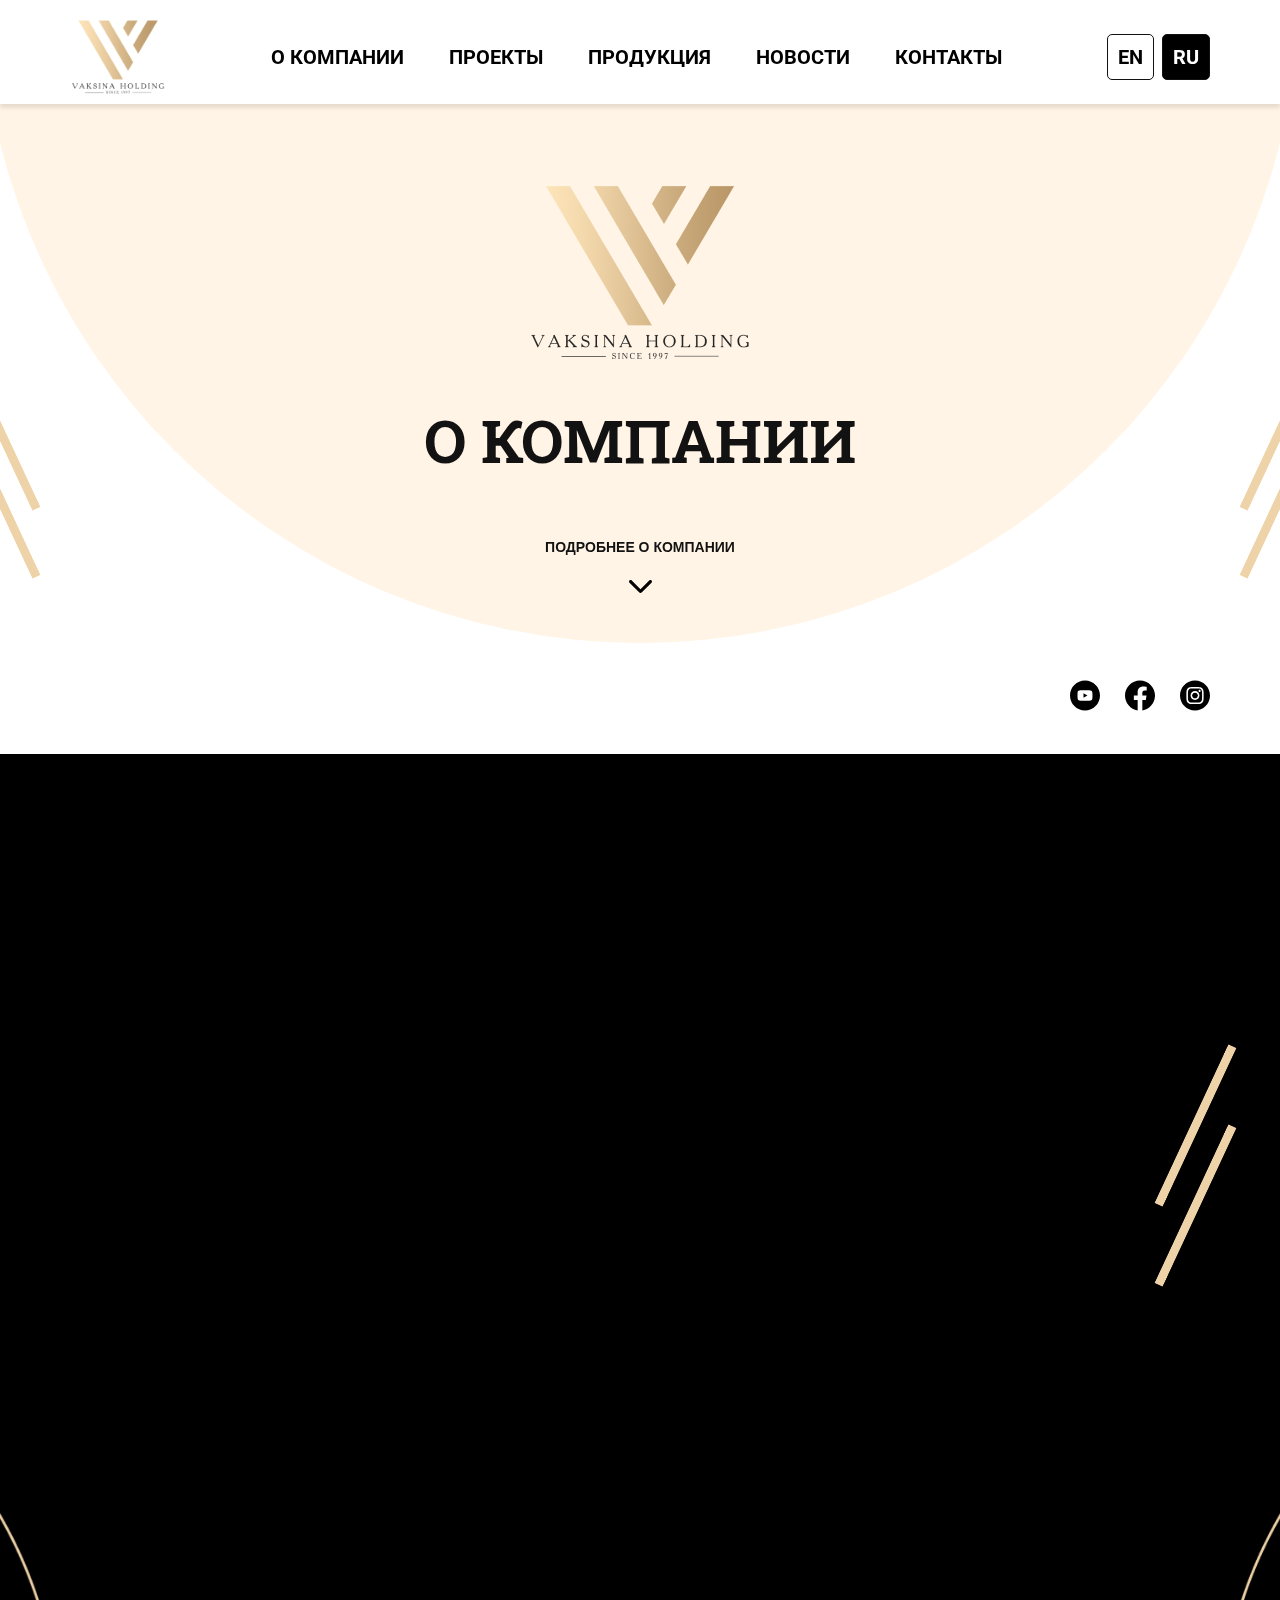
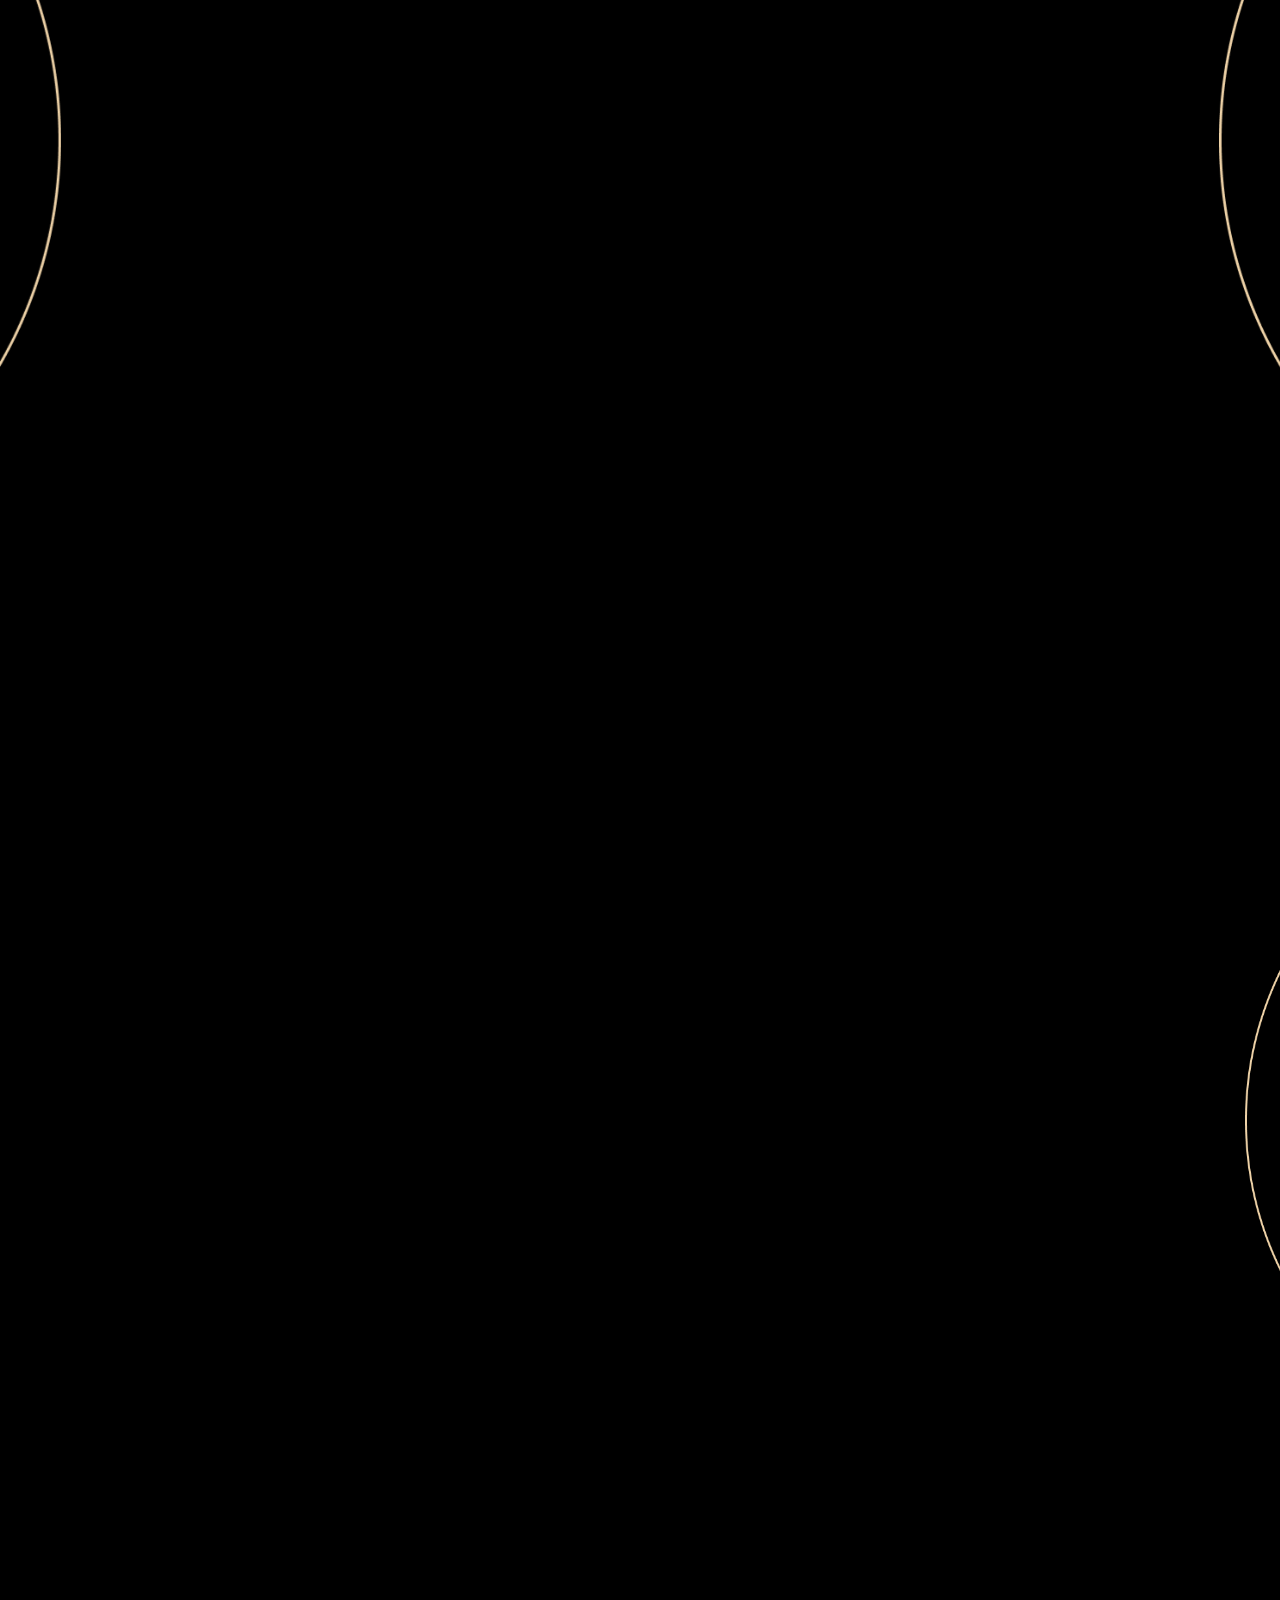
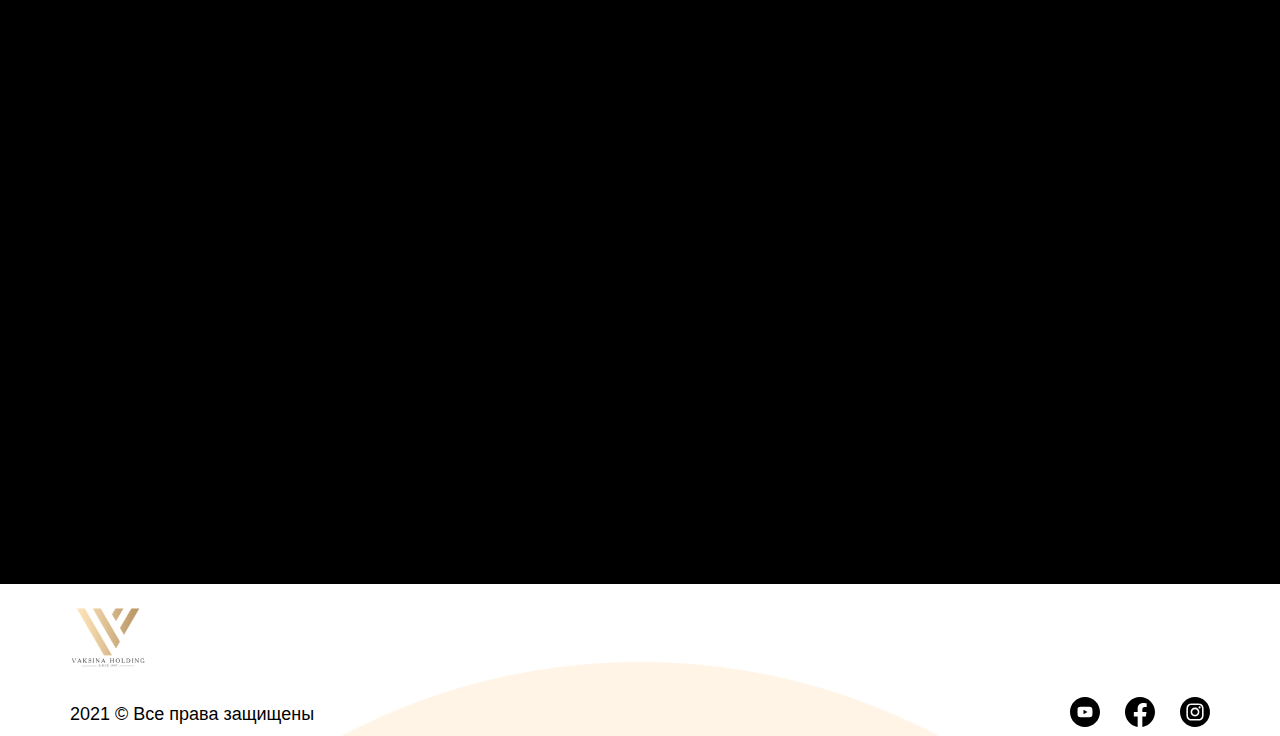
<file: index.html>
<!DOCTYPE html>
<html lang="ru">

<head>
  <meta charset="UTF-8" />
  <meta http-equiv="X-UA-Compatible" content="IE=edge" />
  <link rel="apple-touch-icon" sizes="57x57" href="img/favicon/apple-icon-57x57.png">
  <link rel="apple-touch-icon" sizes="60x60" href="img/favicon/apple-icon-60x60.png">
  <link rel="apple-touch-icon" sizes="72x72" href="img/favicon/apple-icon-72x72.png">
  <link rel="apple-touch-icon" sizes="76x76" href="img/favicon/apple-icon-76x76.png">
  <link rel="apple-touch-icon" sizes="114x114" href="img/favicon/apple-icon-114x114.png">
  <link rel="apple-touch-icon" sizes="120x120" href="img/favicon/apple-icon-120x120.png">
  <link rel="apple-touch-icon" sizes="144x144" href="img/favicon/apple-icon-144x144.png">
  <link rel="apple-touch-icon" sizes="152x152" href="img/favicon/apple-icon-152x152.png">
  <link rel="apple-touch-icon" sizes="180x180" href="img/favicon/apple-icon-180x180.png">
  <link rel="icon" type="image/png" sizes="192x192" href="img/favicon/android-icon-192x192.png">
  <link rel="icon" type="image/png" sizes="32x32" href="img/favicon/favicon-32x32.png">
  <link rel="icon" type="image/png" sizes="96x96" href="img/favicon/favicon-96x96.png">
  <link rel="icon" type="image/png" sizes="16x16" href="img/favicon/favicon-16x16.png">
  <link rel="manifest" href="img/favicon/manifest.json">
  <meta name="msapplication-TileColor" content="#ffffff">
  <meta name="msapplication-TileImage" content="img/favicon/ms-icon-144x144.png">
  <meta name="theme-color" content="#ffffff">
  <meta name="viewport" content="width=device-width, initial-scale=1.0" />
  <link href="https://fonts.googleapis.com/css2?family=Roboto+Slab:wght@500;700&family=Roboto:wght@400;700&display=swap"
    rel="stylesheet" />
  <link href="https://unpkg.com/aos@2.3.1/dist/aos.css" rel="stylesheet" />
  <link rel="stylesheet" href="css/animate.css" />
  <link rel="stylesheet" href="css/style.css" />
  <title>Vaksina Holding</title>
</head>

<body>
  <!-- Header -->
  <header class="header">
    <div class="container">
      <nav class="nav" id="nav">
        <div class="logo">
          <a class="logo-1" href="index.html">
            <img src="img/intro-logo.png" alt="logo" />
          </a>
          <a class="logo-2" href="index.html">
            <img src="img/logo-2.png" alt="logo" />
          </a>
        </div>
        <div class="nav__link">
          <a href="index.html">
            <span></span><span></span><span></span><span></span> О компании</a>
          <a href="project.html">
            <span></span><span></span><span></span><span></span> Проекты</a>
          <a href="product.html">
            <span></span><span></span><span></span><span></span> Продукция</a>
          <a href="news.html">
            <span></span><span></span><span></span><span></span> Новости</a>
          <a href="contact.html">
            <span></span><span></span><span></span><span></span> Контакты</a>
        </div>
        <div class="lang">
          <a href="index.html">en</a>
          <a href="index-rus.html">ru</a>
        </div>
      </nav>
      <button class="nav-toggle" id="nav_toggle" type="button">
        <span class="nav-toggle__item">Menu</span>
      </button>
    </div>
  </header>
  <!-- End Header -->

  <!-- Intro -->
  <div class="intro" id="intro" data-aos="zoom-in">
    <div class="intro-logo">
      <img src="img/intro-logo.png" alt="logo" />
    </div>
    <h3 class="intro-title">О КОМПАНИИ</h3>
    <a class="link" href="#about">ПОДРОБНЕЕ О КОМПАНИИ</a>
    <a class="scroll" href="#about">
      <svg class="down" version="1.1" id="Capa_1" xmlns="http://www.w3.org/2000/svg"
        xmlns:xlink="http://www.w3.org/1999/xlink" x="0px" y="0px" viewBox="0 0 451.847 451.84" xml:space="preserve"
        fill="">
        <g>
          <path d="M225.923,354.706c-8.098,0-16.195-3.092-22.369-9.263L9.27,151.157c-12.359-12.359-12.359-32.397,0-44.751
            c12.354-12.354,32.388-12.354,44.748,0l171.905,171.915l171.906-171.909c12.359-12.354,32.391-12.354,44.744,0
            c12.365,12.354,12.365,32.392,0,44.751L248.292,345.449C242.115,351.621,234.018,354.706,225.923,354.706z"
            fill="" class="down" />
        </g>
        <g></g>
        <g></g>
        <g></g>
        <g></g>
        <g></g>
        <g></g>
        <g></g>
        <g></g>
        <g></g>
        <g></g>
        <g></g>
        <g></g>
        <g></g>
        <g></g>
        <g></g>
      </svg>
    </a>
    <div class="container">
      <div class="social">
        <a href="#"><svg width="30" height="30" viewBox="0 0 30 30" fill="" class="youtube"
            xmlns="http://www.w3.org/2000/svg">
            <path d="M17.4375 15L13.5 12.75V17.25L17.4375 15Z" fill="black" />
            <path fill-rule="evenodd" clip-rule="evenodd" fill=""
              d="M0 15C0 6.71572 6.71572 0 15 0C23.2843 0 30 6.71572 30 15C30 23.2843 23.2843 30 15 30C6.71572 30 0 23.2843 0 15ZM20.8125 10.0312C21.4688 10.2188 21.9375 10.6875 22.125 11.3438C22.5 12.5625 22.5 15 22.5 15C22.5 15 22.5 17.4375 22.2188 18.6562C22.0312 19.3125 21.5625 19.7812 20.9062 19.9688C19.6875 20.25 15 20.25 15 20.25C15 20.25 10.2188 20.25 9.09375 19.9688C8.4375 19.7812 7.96875 19.3125 7.78125 18.6562C7.5 17.4375 7.5 15 7.5 15C7.5 15 7.5 12.5625 7.6875 11.3438C7.875 10.6875 8.34376 10.2188 9.00001 10.0312C10.2188 9.75 14.9062 9.75 14.9062 9.75C14.9062 9.75 19.6875 9.75 20.8125 10.0312Z"
              fill="black" />
          </svg>
        </a>
        <a href="#"><svg width="30" height="30" viewBox="0 0 30 30" fill="" class="facebook"
            xmlns="http://www.w3.org/2000/svg">
            <path fill-rule="evenodd" clip-rule="evenodd" fill=""
              d="M30 15.0906C30 6.75709 23.2835 0 15 0C6.71652 0 0 6.75709 0 15.0906C0 22.6224 5.48438 28.8655 12.6562 29.9987V19.4541H8.84665V15.0906H12.6562V11.766C12.6562 7.98455 14.8962 5.8941 18.3221 5.8941C19.9634 5.8941 21.6804 6.18917 21.6804 6.18917V9.90321H19.7879C17.9257 9.90321 17.3431 11.066 17.3431 12.2611V15.0906H21.5029L20.8386 19.4541H17.3438V30C24.5156 28.8675 30 22.6245 30 15.0906Z"
              fill="black" />
          </svg>
        </a>
        <a href="#"><svg width="30" height="30" viewBox="0 0 30 30" fill="" class="instagram"
            xmlns="http://www.w3.org/2000/svg">
            <path fill=""
              d="M17.8711 15C17.8711 16.5857 16.5857 17.8711 15 17.8711C13.4143 17.8711 12.1289 16.5857 12.1289 15C12.1289 13.4143 13.4143 12.1289 15 12.1289C16.5857 12.1289 17.8711 13.4143 17.8711 15Z"
              fill="black" />
            <path fill=""
              d="M21.7145 9.9202C21.5765 9.5462 21.3563 9.20769 21.0702 8.92982C20.7923 8.64372 20.454 8.42354 20.0798 8.28552C19.7763 8.16765 19.3204 8.02734 18.4806 7.98912C17.5722 7.94769 17.2998 7.93877 15 7.93877C12.7 7.93877 12.4276 7.94746 11.5194 7.98889C10.6796 8.02734 10.2235 8.16765 9.9202 8.28552C9.54597 8.42354 9.20746 8.64372 8.92982 8.92982C8.64372 9.20769 8.42354 9.54597 8.28529 9.9202C8.16742 10.2237 8.02711 10.6799 7.98889 11.5196C7.94746 12.4278 7.93854 12.7002 7.93854 15.0002C7.93854 17.3 7.94746 17.5724 7.98889 18.4808C8.02711 19.3206 8.16742 19.7765 8.28529 20.08C8.42354 20.4543 8.64349 20.7925 8.9296 21.0704C9.20746 21.3565 9.54575 21.5767 9.91997 21.7147C10.2235 21.8328 10.6796 21.9731 11.5194 22.0113C12.4276 22.0528 12.6997 22.0615 14.9998 22.0615C17.3 22.0615 17.5724 22.0528 18.4804 22.0113C19.3201 21.9731 19.7763 21.8328 20.0798 21.7147C20.831 21.4249 21.4247 20.8312 21.7145 20.08C21.8324 19.7765 21.9727 19.3206 22.0111 18.4808C22.0525 17.5724 22.0612 17.3 22.0612 15.0002C22.0612 12.7002 22.0525 12.4278 22.0111 11.5196C21.9729 10.6799 21.8326 10.2237 21.7145 9.9202ZM15 19.4229C12.5571 19.4229 10.5769 17.4429 10.5769 15C10.5769 12.5571 12.5571 10.5771 15 10.5771C17.4426 10.5771 19.4229 12.5571 19.4229 15C19.4229 17.4429 17.4426 19.4229 15 19.4229ZM19.5978 11.4359C19.0269 11.4359 18.5641 10.9731 18.5641 10.4022C18.5641 9.83139 19.0269 9.36859 19.5978 9.36859C20.1686 9.36859 20.6314 9.83139 20.6314 10.4022C20.6312 10.9731 20.1686 11.4359 19.5978 11.4359Z"
              fill="black" />
            <path fill=""
              d="M15 0C6.717 0 0 6.717 0 15C0 23.283 6.717 30 15 30C23.283 30 30 23.283 30 15C30 6.717 23.283 0 15 0ZM23.5613 18.5511C23.5197 19.468 23.3739 20.094 23.161 20.6419C22.7135 21.7989 21.7989 22.7135 20.6419 23.161C20.0942 23.3739 19.468 23.5194 18.5513 23.5613C17.6328 23.6032 17.3394 23.6133 15.0002 23.6133C12.6608 23.6133 12.3676 23.6032 11.4489 23.5613C10.5322 23.5194 9.90601 23.3739 9.35829 23.161C8.78334 22.9447 8.26286 22.6057 7.83257 22.1674C7.39449 21.7374 7.05551 21.2167 6.83922 20.6419C6.62636 20.0942 6.48056 19.468 6.4389 18.5513C6.39656 17.6326 6.38672 17.3392 6.38672 15C6.38672 12.6608 6.39656 12.3674 6.43867 11.4489C6.48033 10.532 6.6259 9.90601 6.83876 9.35806C7.05505 8.78334 7.39426 8.26263 7.83257 7.83257C8.26263 7.39426 8.78334 7.05528 9.35806 6.83899C9.90601 6.62613 10.532 6.48056 11.4489 6.43867C12.3674 6.39679 12.6608 6.38672 15 6.38672C17.3392 6.38672 17.6326 6.39679 18.5511 6.4389C19.468 6.48056 20.094 6.62613 20.6419 6.83876C21.2167 7.05505 21.7374 7.39426 22.1677 7.83257C22.6057 8.26286 22.9449 8.78334 23.161 9.35806C23.3741 9.90601 23.5197 10.532 23.5616 11.4489C23.6034 12.3674 23.6133 12.6608 23.6133 15C23.6133 17.3392 23.6034 17.6326 23.5613 18.5511Z"
              fill="black" />
          </svg>
        </a>
      </div>
    </div>
    <img class="line-left1" src="img/line.png" alt="photo" />
    <img class="line-left2" src="img/line.png" alt="photo" />
    <img class="line-right1" src="img/line.png" alt="photo" />
    <img class="line-right2" src="img/line.png" alt="photo" />
  </div>
  <!-- End Intro -->

  <!-- Wrapper -->
  <div class="wrapper">
    <!-- About -->
    <section class="about" id="about">
      <div class="container" data-aos="zoom-in">
        <div class="about__content">
          <div class="about__content-left" data-aos="fade-up">
            <h3 class="about-title">О НАС</h3>
            <h4 class="about-suptitle">
              OOO "VAKSINA HOLDING" <br />
              ОДНА ИЗ ВЕДУЩИХ ФАРМАЦЕВТИЧЕСКИХ КОМПАНИИ
            </h4>
            <p class="about-text1">
              Была основана в 1997 году Хайдаровым Улугбеком Абдумаликовичем ныне являющимся учредителем этой компании.
              В первые годы работы штат компании составлял не более 10 человек, работающих в небольшом офисе с маленьким
              складским помещением. Сегодня компания насчитывает более 1000 сотрудников, 5 крупных компании и имеет
              огромной площадь (100000м2) находящихся в географически разных точках нашей страны. На сегодняшний день
              "VAKSINA HOLDING" является современной и активно развивающейся компанией.
            </p>
            <br />
            <p class="about-text2">
              Миссия компании - обеспечение населения нашей страны качественными и доступными лекарственными средствами.
              Благодаря основным ценностям и своим сильным сторонам, сегодня компания является одной из крупнейших
              компаний на рынке Узбекистана.
            </p>
          </div>
          <div class="about__content-right" data-aos="fade-up">
            <img src="img/about-logo.png" alt="photo" />
          </div>
        </div>
        <img class="about-line1" src="img/line.png" alt="photo" />
        <img class="about-line2" src="img/line.png" alt="photo" />
      </div>
    </section>
    <!-- End About -->
    <!-- Exclusive -->
    <div class="exclusive">
      <div class="container">
        <h3 class="exclusive-title" data-aos="fade-right">НАШИ ПРЕИМУЩЕСТВО</h3>
        <div class="exclusive-content">
          <div class="exclusive-block" data-aos="zoom-in">
            <svg viewBox="0 0 87 87" fill="" class="exclusive-svg">
              <path
                d="M81.0668 74.8509C84.3383 74.8509 87 72.1893 87 68.9176V8.49609C87 3.81135 83.1887 0 78.5039 0H8.49609C3.81135 0 0 3.81135 0 8.49609V68.9176C0 72.1893 2.66166 74.8509 5.93316 74.8509H7.81641V83.6016H1.69922C0.76074 83.6016 0 84.3625 0 85.3008C0 86.2391 0.76074 87 1.69922 87H85.3008C86.2393 87 87 86.2391 87 85.3008C87 84.3625 86.2393 83.6016 85.3008 83.6016H79.1836V74.8509H81.0668ZM3.39844 8.49609C3.39844 5.68525 5.68525 3.39844 8.49609 3.39844H78.5039C81.3148 3.39844 83.6016 5.68525 83.6016 8.49609V12.2344H3.56904C3.51144 12.2344 3.45451 12.2374 3.39844 12.243V8.49609ZM18.6914 83.6016H11.2148V68.3086H18.6914V83.6016ZM37.7227 83.6016H30.2461V49.5207H37.7227V83.6016ZM56.7539 83.6016H49.2773V63.8906H56.7539V83.6016ZM77.4844 43.585H66.6094C65.6709 43.585 64.9102 44.3459 64.9102 45.2842V53.8651C64.9102 54.8034 65.6709 55.5643 66.6094 55.5643C67.5479 55.5643 68.3086 54.8034 68.3086 53.8651V46.9834H75.7852V83.6016H68.3086V65.2925C68.3086 64.3542 67.5479 63.5933 66.6094 63.5933C65.6709 63.5933 64.9102 64.3542 64.9102 65.2925V83.6016H60.1523V62.1914C60.1523 61.2531 59.3916 60.4922 58.4531 60.4922H47.5781C46.6396 60.4922 45.8789 61.2531 45.8789 62.1914V83.6016H41.1211V47.8215C41.1211 46.8831 40.3604 46.1222 39.4219 46.1222H28.5469C27.6084 46.1222 26.8477 46.8831 26.8477 47.8215V83.6016H22.0898V66.6094C22.0898 65.6711 21.3291 64.9102 20.3906 64.9102H9.51562C8.57715 64.9102 7.81641 65.6711 7.81641 66.6094V71.4525H5.93316C4.53538 71.4525 3.39844 70.3154 3.39844 68.9176V15.6241C3.45451 15.6298 3.51144 15.6328 3.56904 15.6328H83.6016V68.9176C83.6016 70.3154 82.4644 71.4525 81.0668 71.4525H79.1836V45.2842C79.1836 44.3459 78.4229 43.585 77.4844 43.585Z"
                fill="" />
              <path
                d="M76.125 6.11719H37.7337C36.7952 6.11719 36.0345 6.8781 36.0345 7.81641C36.0345 8.75471 36.7952 9.51562 37.7337 9.51562H76.125C77.0635 9.51562 77.8242 8.75471 77.8242 7.81641C77.8242 6.8781 77.0635 6.11719 76.125 6.11719Z"
                fill="" />
              <path
                d="M18.8732 6.61506C18.5572 6.299 18.1188 6.11719 17.6719 6.11719C17.225 6.11719 16.7866 6.29883 16.4705 6.61506C16.1545 6.93111 15.9727 7.36951 15.9727 7.81641C15.9727 8.2633 16.1545 8.7017 16.4705 9.01758C16.7866 9.33381 17.225 9.51562 17.6719 9.51562C18.1188 9.51562 18.5572 9.33381 18.8732 9.01758C19.1893 8.7017 19.3711 8.2633 19.3711 7.81641C19.3711 7.36951 19.1893 6.93111 18.8732 6.61506Z"
                fill="" />
              <path
                d="M12.0763 6.61506C11.7603 6.299 11.3219 6.11719 10.875 6.11719C10.4281 6.11719 9.98971 6.29883 9.67365 6.61506C9.3576 6.93111 9.17578 7.36951 9.17578 7.81641C9.17578 8.2633 9.3576 8.7017 9.67365 9.01758C9.98971 9.33381 10.4281 9.51562 10.875 9.51562C11.3219 9.51562 11.7603 9.33381 12.0763 9.01758C12.3924 8.7017 12.5742 8.2633 12.5742 7.81641C12.5742 7.36951 12.3924 6.93111 12.0763 6.61506Z"
                fill="" />
              <path
                d="M25.6701 6.61506C25.354 6.299 24.9173 6.11719 24.4688 6.11719C24.0219 6.11719 23.5835 6.29883 23.2674 6.61506C22.9513 6.93111 22.7695 7.36951 22.7695 7.81641C22.7695 8.2633 22.9513 8.7017 23.2674 9.01758C23.5835 9.33381 24.0219 9.51562 24.4688 9.51562C24.9156 9.51562 25.354 9.33381 25.6701 9.01758C25.9862 8.7017 26.168 8.2633 26.168 7.81641C26.168 7.36951 25.9862 6.93111 25.6701 6.61506Z"
                fill="" />
              <path
                d="M67.8107 58.7199C67.4947 58.4021 67.0563 58.222 66.6094 58.222C66.1625 58.222 65.7241 58.4023 65.408 58.7199C65.092 59.036 64.9102 59.4744 64.9102 59.9213C64.9102 60.3681 65.092 60.8065 65.408 61.1226C65.7241 61.4385 66.1625 61.6205 66.6094 61.6205C67.0563 61.6205 67.4947 61.4387 67.8107 61.1226C68.1268 60.8065 68.3086 60.3681 68.3086 59.9213C68.3086 59.4727 68.1268 59.036 67.8107 58.7199Z"
                fill="" />
              <path
                d="M72.0469 23.099C68.6738 23.099 65.9297 25.8431 65.9297 29.2162C65.9297 30.556 66.3638 31.7958 67.0972 32.8046L55.8102 44.0917C54.9342 43.6069 53.9279 43.3299 52.8578 43.3299C51.8935 43.3299 50.981 43.555 50.1689 43.9542L38.3833 32.1686C38.8681 31.2926 39.1451 30.2864 39.1451 29.2162C39.1451 25.8431 36.401 23.099 33.0279 23.099C29.6548 23.099 26.9107 25.8431 26.9107 29.2162C26.9107 30.3951 27.2468 31.4965 27.8269 32.4315L17.7925 42.4657C16.9166 41.9809 15.9103 41.7039 14.8403 41.7039C11.4672 41.7039 8.72311 44.448 8.72311 47.8211C8.72311 51.1942 11.4672 53.9383 14.8403 53.9383C18.2134 53.9383 20.9575 51.1942 20.9575 47.8211C20.9575 46.7509 20.6805 45.7447 20.1957 44.8687L30.3499 34.7145C31.1593 35.1103 32.068 35.3332 33.0279 35.3332C34.0979 35.3332 35.1042 35.0562 35.9801 34.5714L47.6503 46.2415C47.0741 47.1744 46.7406 48.2721 46.7406 49.4468C46.7406 52.8199 49.4846 55.5639 52.8578 55.5639C56.2309 55.5639 58.975 52.8199 58.975 49.4468C58.975 48.3766 58.698 47.3703 58.2132 46.4944L69.8027 34.9048C70.4982 35.1805 71.2549 35.3334 72.0469 35.3334C75.42 35.3334 78.1641 32.5893 78.1641 29.2162C78.1641 25.8431 75.42 23.099 72.0469 23.099ZM14.8405 50.5402C13.3414 50.5402 12.1217 49.3205 12.1217 47.8214C12.1217 46.3224 13.3414 45.1027 14.8405 45.1027C16.3395 45.1027 17.5592 46.3224 17.5592 47.8214C17.5592 49.3205 16.3395 50.5402 14.8405 50.5402ZM33.0281 31.9349C31.529 31.9349 30.3093 30.7152 30.3093 29.2162C30.3093 27.7171 31.529 26.4974 33.0281 26.4974C34.5271 26.4974 35.7468 27.7171 35.7468 29.2162C35.7468 30.7152 34.5271 31.9349 33.0281 31.9349ZM52.8579 52.1658C51.3589 52.1658 50.1392 50.9461 50.1392 49.4471C50.1392 47.948 51.3589 46.7283 52.8579 46.7283C54.357 46.7283 55.5767 47.948 55.5767 49.4471C55.5767 50.9461 54.357 52.1658 52.8579 52.1658ZM72.0469 31.9349C70.5478 31.9349 69.3281 30.7152 69.3281 29.2162C69.3281 27.7171 70.5478 26.4974 72.0469 26.4974C73.5459 26.4974 74.7656 27.7171 74.7656 29.2162C74.7656 30.7152 73.5459 31.9349 72.0469 31.9349Z"
                fill="" />
              <path
                d="M25.2045 21.9116C24.8868 21.5955 24.4501 21.4136 24.0032 21.4136C23.5546 21.4136 23.1162 21.5954 22.8001 21.9116C22.4841 22.2275 22.3039 22.6659 22.3039 23.1128C22.3039 23.5597 22.4841 23.9981 22.8001 24.3141C23.1179 24.6302 23.5546 24.812 24.0032 24.812C24.4501 24.812 24.8868 24.6304 25.2045 24.3141C25.5206 23.9981 25.7024 23.5597 25.7024 23.1128C25.7024 22.6659 25.5206 22.2275 25.2045 21.9116Z"
                fill="" />
              <path
                d="M17.6719 21.4137H9.51562C8.57715 21.4137 7.81641 22.1746 7.81641 23.1129C7.81641 24.0513 8.57715 24.8122 9.51562 24.8122H17.6719C18.6104 24.8122 19.3711 24.0513 19.3711 23.1129C19.3711 22.1746 18.6104 21.4137 17.6719 21.4137Z"
                fill="" />
              <path
                d="M17.6719 29.57H9.51562C8.57715 29.57 7.81641 30.3309 7.81641 31.2692C7.81641 32.2075 8.57715 32.9684 9.51562 32.9684H17.6719C18.6104 32.9684 19.3711 32.2075 19.3711 31.2692C19.3711 30.3309 18.6104 29.57 17.6719 29.57Z"
                fill="" />
            </svg>
            <h4 class="block-title">Профессионализм</h4>
          </div>
          <div class="exclusive-block" data-aos="zoom-in">
            <svg viewBox="0 0 87 87" fill="" class="exclusive-svg">
              <path
                d="M25.6582 20.3906C25.6582 14.7689 21.0846 10.1953 15.4629 10.1953C9.8412 10.1953 5.26758 14.7689 5.26758 20.3906C5.26758 26.0123 9.8412 30.5859 15.4629 30.5859C21.0846 30.5859 25.6582 26.0123 25.6582 20.3906ZM15.4629 25.4883C12.652 25.4883 10.3652 23.2015 10.3652 20.3906C10.3652 17.5798 12.652 15.293 15.4629 15.293C18.2737 15.293 20.5605 17.5798 20.5605 20.3906C20.5605 23.2015 18.2737 25.4883 15.4629 25.4883Z"
                fill="" />
              <path
                d="M81.7324 20.3906C81.7324 14.7689 77.1588 10.1953 71.5371 10.1953C65.9154 10.1953 61.3418 14.7689 61.3418 20.3906C61.3418 26.0123 65.9154 30.5859 71.5371 30.5859C77.1588 30.5859 81.7324 26.0123 81.7324 20.3906ZM71.5371 25.4883C68.7263 25.4883 66.4395 23.2015 66.4395 20.3906C66.4395 17.5798 68.7263 15.293 71.5371 15.293C74.348 15.293 76.6348 17.5798 76.6348 20.3906C76.6348 23.2015 74.348 25.4883 71.5371 25.4883Z"
                fill="" />
              <path
                d="M71.5371 30.5859C66.8281 30.5859 62.6101 32.7259 59.8025 36.0838C57.0193 29.8466 50.7594 25.4883 43.5 25.4883C36.2406 25.4883 29.9807 29.8466 27.1975 36.0838C24.3899 32.7259 20.1719 30.5859 15.4629 30.5859C6.98124 30.5859 0 37.4545 0 45.8789V58.623C0 60.0307 1.1412 61.1719 2.54883 61.1719H5.33674L7.65889 84.7015C7.78752 86.0058 8.88453 87 10.1953 87H20.5605C21.8713 87 22.9683 86.0058 23.097 84.7015L25.4191 61.1719H33.9305L35.8622 84.66C35.9708 85.9823 37.0756 87 38.4023 87H48.5977C49.9244 87 51.0292 85.9823 51.1378 84.66L53.0697 61.1719H61.5809L63.9029 84.7015C64.0317 86.0058 65.1287 87 66.4395 87H76.8047C78.1155 87 79.2125 86.0058 79.3413 84.7015L81.6633 61.1719H84.4512C85.8588 61.1719 87 60.0307 87 58.623V45.8789C87 37.4645 80.0276 30.5859 71.5371 30.5859ZM23.1094 56.0742C21.7986 56.0742 20.7016 57.0684 20.573 58.3728L18.2508 81.9023H12.5051L10.1829 58.3728C10.0543 57.0684 8.95726 56.0742 7.64648 56.0742H5.09766V45.8789C5.09766 40.2572 9.7474 35.6836 15.4629 35.6836C21.0846 35.6836 25.6582 40.2572 25.6582 45.8789V56.0742H23.1094ZM50.7219 56.0742C49.3951 56.0742 48.2903 57.0919 48.1817 58.4142L46.2498 81.9023H40.7502L38.8185 58.4142C38.7097 57.092 37.6049 56.0742 36.2781 56.0742H30.7559V43.3301C30.7559 37.1757 35.1412 32.0265 40.9512 30.8424V43.3301C40.9512 44.7377 42.0924 45.8789 43.5 45.8789C44.9076 45.8789 46.0488 44.7377 46.0488 43.3301V30.8424C51.8588 32.0264 56.2441 37.1755 56.2441 43.3301V56.0742H50.7219ZM81.9023 56.0742H79.3535C78.0427 56.0742 76.9457 57.0684 76.8169 58.3728L74.4949 81.9023H68.7492L66.4272 58.3728C66.2984 57.0684 65.2014 56.0742 63.8906 56.0742H61.3418V45.8789C61.3418 40.2572 65.9154 35.6836 71.5371 35.6836C77.2526 35.6836 81.9023 40.2572 81.9023 45.8789V56.0742Z"
                fill="" />
              <path
                d="M56.2441 12.7441C56.2441 5.71702 50.5271 0 43.5 0C36.4729 0 30.7559 5.71702 30.7559 12.7441C30.7559 19.7713 36.4729 25.4883 43.5 25.4883C50.5271 25.4883 56.2441 19.7713 56.2441 12.7441ZM43.5 20.3906C39.2837 20.3906 35.8535 16.9604 35.8535 12.7441C35.8535 8.52787 39.2837 5.09766 43.5 5.09766C47.7163 5.09766 51.1465 8.52787 51.1465 12.7441C51.1465 16.9604 47.7163 20.3906 43.5 20.3906Z"
                fill="" />
            </svg>
            <h4 class="block-title">Сертифицированные сотрудники</h4>
          </div>
          <div class="exclusive-block" data-aos="zoom-in">
            <svg viewBox="0 0 87 87" fill="" class="exclusive-svg">
              <path
                d="M53.2138 35.4186L40.1352 47.7651L33.8584 41.311C33.1626 40.595 32.0168 40.5787 31.3011 41.2742C30.5847 41.9704 30.5684 43.1149 31.2643 43.8309L38.7924 51.5548C39.4918 52.2581 40.622 52.2822 41.3505 51.6087L55.7357 38.0475C56.0851 37.7182 56.2891 37.2635 56.3026 36.784C56.3161 36.3046 56.1382 35.8393 55.808 35.4908C55.1079 34.7635 53.9536 34.7316 53.2138 35.4186Z"
                fill="" />
              <path
                d="M43.5089 16.4176C28.5617 16.4176 16.4078 28.5651 16.4078 43.5044C16.4078 58.4445 28.5617 70.592 43.5089 70.592C58.4567 70.592 70.6106 58.4445 70.6106 43.5044C70.6106 28.5651 58.4567 16.4176 43.5089 16.4176ZM43.5089 66.9659C30.5571 66.9659 20.0358 56.4317 20.0358 43.5044C20.0358 30.5772 30.5571 20.0437 43.5089 20.0437C56.4734 20.0437 66.9826 30.5474 66.9826 43.5044C66.9826 56.4614 56.4734 66.9659 43.5089 66.9659Z"
                fill="" />
              <path
                d="M80.8053 33.5326L81.404 22.781C81.4458 22.0593 81.0533 21.3815 80.4063 21.0586L70.8282 16.2179L65.9849 6.64476C65.6554 6.00382 64.9815 5.61358 64.2616 5.64758L53.4859 6.22832L44.5066 0.299049C43.9014 -0.0996829 43.117 -0.0996829 42.5111 0.299049L33.5318 6.22832L22.7753 5.62987C22.0525 5.58738 21.3751 5.97974 21.0519 6.62706L16.208 16.2002L6.63054 21.0409C5.98855 21.3695 5.59882 22.043 5.63283 22.7633L6.23089 33.5149L0.299206 42.4895C-0.0997353 43.0944 -0.0997353 43.8784 0.299206 44.4839L6.21317 53.4763L5.61441 64.2279C5.5726 64.9495 5.96445 65.6273 6.61211 65.9503L16.1902 70.791L21.0335 80.3641C21.3623 81.0057 22.0362 81.3953 22.7568 81.3613L33.5141 80.7628L42.4934 86.6914C43.095 87.1029 43.8872 87.1029 44.4888 86.6914L53.4682 80.7628L64.2254 81.3613C64.9475 81.4031 65.6249 81.0107 65.9488 80.3641L70.792 70.791L80.3702 65.9503C81.0115 65.6209 81.4019 64.9481 81.3679 64.2279L80.7691 53.4763L86.7008 44.5016C87.0997 43.8968 87.0997 43.1121 86.7008 42.5072L80.8053 33.5326ZM77.4309 51.9897C77.2098 52.3141 77.1071 52.7043 77.1411 53.0959L77.703 63.2668L68.6514 67.8356C68.3063 68.0084 68.0264 68.2888 67.8535 68.6337L63.2816 77.6806L53.1054 77.119C52.7157 77.1048 52.3309 77.2054 51.9986 77.4087L43.5089 83.0114L35.0198 77.4087C34.7251 77.2096 34.3779 77.102 34.0221 77.1006H33.9314L23.7545 77.6629L19.1834 68.6153C19.0105 68.2704 18.7306 67.9907 18.3848 67.8179L9.31471 63.2668L9.87734 53.0959C9.89151 52.7064 9.79018 52.3219 9.58681 51.9897L3.98179 43.5044L9.58681 35.0192C9.8086 34.6955 9.91135 34.3046 9.87734 33.9136L9.31471 23.7421L18.3671 19.1733C18.7121 19.0005 18.992 18.7207 19.1649 18.3758L23.7361 9.32823L33.913 9.89056C34.302 9.90402 34.6868 9.80345 35.0198 9.60019L43.5089 3.99812L51.9986 9.60019C52.3231 9.82187 52.7143 9.92456 53.1054 9.89056L63.2816 9.32823L67.8535 18.3758C68.0264 18.7207 68.3063 19.0005 68.6514 19.1733L77.703 23.7421L77.1411 33.9136C77.1269 34.3024 77.2282 34.687 77.4309 35.0192L83.0366 43.5044L77.4309 51.9897Z"
                fill="" />
            </svg>
            <h4 class="block-title">Качественные продукции</h4>
          </div>
        </div>
      </div>
      <img class="exclusive-decorate" src="img/exclusive-decorate.png" alt="photo" data-aos="fade-right">
      <img class="exclusive-decorate2" src="img/exclusive-decorate1.png" alt="photo" data-aos="fade-left">
      <img class="exclusive-left" src="img/exclusive-left.png" alt="photo">
      <img class="exclusive-right" src="img/exclusive-left.png" alt="photo">
    </div>
    <!-- Exclusive -->
    <!-- Product -->
    <div class="product">
      <div class="container">
        <h3 class="product-title" data-aos="fade-right">НАША ПРОДУКЦИЯ</h3>
        <div class="product-content product__content">
          <div class="product-block product__block" data-aos="flip-left">
            <img class="product-img product__img" src="img/preparat-1.jpg" alt="preparat" />
          </div>
          <div class="product-block product__block" data-aos="flip-left">
            <img class="product-img product__img" src="img/preparat-2.jpg" alt="preparat" />
          </div>
          <div class="product-block product__block" data-aos="flip-left">
            <img class="product-img product__img" src="img/preparat-3.jpg" alt="preparat" />
          </div>
          <div class="product-block product__block" data-aos="flip-left">
            <img class="product-img product__img" src="img/preparat-4.jpg" alt="preparat" />
          </div>
        </div>
      </div>
    </div>
    <!-- End Product -->
    <!-- Partner -->
    <div class="partner" data-aos="zoom-in">
      <div class="container">
        <h3 class="partner-title" data-aos="fade-right">НАШИ ПАРТНЁРЫ</h3>
        <div class="partner-content">
          <div class="partner-block" data-aos="flip-down">
            <img src="img/partner-1.png" alt="partner" />
          </div>
          <div class="partner-block" data-aos="flip-down">
            <img src="img/partner-2.png" alt="partner" />
          </div>
          <div class="partner-block" data-aos="flip-down">
            <img src="img/partner-3.png" alt="partner" />
          </div>
          <div class="partner-block" data-aos="flip-down">
            <img src="img/partner-4.png" alt="partner" />
          </div>
          <div class="partner-block" data-aos="flip-down">
            <img src="img/partner-5.png" alt="partner" />
          </div>
          <div class="partner-block" data-aos="flip-down">
            <img src="img/partner-6.png" alt="partner" />
          </div>
        </div>
        <img class="partner-line1" src="img/line.png" alt="photo" />
        <img class="partner-line2" src="img/line.png" alt="photo" />
      </div>
    </div>
    <!-- End Partner -->
    <!-- Number -->
    <div class="numbers">
      <div class="container">
        <h3 class="number-title" data-aos="fade-right">МЫ В ЦИФРАХ</h3>
        <div class="number-content" data-aos="zoom-in">
          <div class="number-block">
            <div class="number">23</div>
            <p>Лет опыт работы</p>
          </div>
          <div class="number-block">
            <div class="number">1000</div>
            <p>
              Человек работают в компании <br />
              VAKSINA HOLDING
            </p>
          </div>
          <div class="number-block">
            <div class="number">100</div>
            <p>
              Зарубежных партнеров <br />
              и аптеки нашей страны
            </p>
          </div>
          <div class="number-block">
            <div class="number num">100000</div>
            <p>Общая площадь</p>
          </div>
        </div>
      </div>
      <img class="number-decorate" src="img/exclusive-decorate1.png" alt="photo" data-aos="fade-left">
      <img class="number-right" src="img/exclusive-left.png" alt="photo">
    </div>
    <!-- End Number -->
    <!-- Contact -->
    <div class="contact" data-aos="zoom-in">
      <div class="container">
        <h3 class="contact-title" data-aos="fade-right">КОНТАКТЫ</h3>
        <div class="contact-content">
          <div class="contact-left">
            <iframe class="adres"
              src="https://www.google.com/maps/embed?pb=!1m18!1m12!1m3!1d3071.036340030787!2d66.92136895025395!3d39.671397108454094!2m3!1f0!2f0!3f0!3m2!1i1024!2i768!4f13.1!3m3!1m2!1s0x0%3A0x0!2zMznCsDQwJzE3LjAiTiA2NsKwNTUnMjQuOCJF!5e0!3m2!1suz!2s!4v1611636594267!5m2!1suz!2s"
              frameborder="0" style="border: 0" allowfullscreen="" aria-hidden="false" tabindex="0"></iframe>
          </div>
          <div class="contact-right">
            <h3 class="contact-suptitle" data-aos="fade-left">Контакты:</h3>
            <div data-aos="fade-left">
              <a class="contact-tel" href="tel: +998712509966">+99871 250 99 66</a>
            </div>
            <h4 class="contact-adres" data-aos="fade-left">Адрес:</h4>
            <p class="contact-text" data-aos="fade-left">
              г. Самарканд, ул. <br />
              Спитамен Шох, <br />
              дом 100Б. (Ориентир Чай <br />
              Фабрика)
            </p>
            <h4 class="contact-mode" data-aos="fade-left">Режим работы:</h4>
            <div class="time" data-aos="fade-left">
              <span class="contact-time">09:00 - 19:00</span>
            </div>
          </div>
        </div>
      </div>
    </div>
    <!-- End Contact -->
    <!-- Footer -->
    <footer class="footer">
      <div class="container">
        <a class="footer-link" href="index.html">
          <img class="footer-logo" src="img/intro-logo.png" alt="logo" />
        </a>
        <div class="footer-content">
          <div class="footer-left">
            <div class="copyright">2021 © Все права защищены</div>
          </div>
          <div class="footer-right">
            <div class="footer-social">
              <a href="#"><svg width="" height="" viewBox="0 0 30 30" fill="" class="youtube"
                  xmlns="http://www.w3.org/2000/svg">
                  <path d="M17.4375 15L13.5 12.75V17.25L17.4375 15Z" fill="black" />
                  <path fill-rule="evenodd" clip-rule="evenodd" fill=""
                    d="M0 15C0 6.71572 6.71572 0 15 0C23.2843 0 30 6.71572 30 15C30 23.2843 23.2843 30 15 30C6.71572 30 0 23.2843 0 15ZM20.8125 10.0312C21.4688 10.2188 21.9375 10.6875 22.125 11.3438C22.5 12.5625 22.5 15 22.5 15C22.5 15 22.5 17.4375 22.2188 18.6562C22.0312 19.3125 21.5625 19.7812 20.9062 19.9688C19.6875 20.25 15 20.25 15 20.25C15 20.25 10.2188 20.25 9.09375 19.9688C8.4375 19.7812 7.96875 19.3125 7.78125 18.6562C7.5 17.4375 7.5 15 7.5 15C7.5 15 7.5 12.5625 7.6875 11.3438C7.875 10.6875 8.34376 10.2188 9.00001 10.0312C10.2188 9.75 14.9062 9.75 14.9062 9.75C14.9062 9.75 19.6875 9.75 20.8125 10.0312Z"
                    fill="black" />
                </svg>
              </a>
              <a href="#"><svg width="" height="" viewBox="0 0 30 30" fill="" class="facebook"
                  xmlns="http://www.w3.org/2000/svg">
                  <path fill-rule="evenodd" clip-rule="evenodd" fill=""
                    d="M30 15.0906C30 6.75709 23.2835 0 15 0C6.71652 0 0 6.75709 0 15.0906C0 22.6224 5.48438 28.8655 12.6562 29.9987V19.4541H8.84665V15.0906H12.6562V11.766C12.6562 7.98455 14.8962 5.8941 18.3221 5.8941C19.9634 5.8941 21.6804 6.18917 21.6804 6.18917V9.90321H19.7879C17.9257 9.90321 17.3431 11.066 17.3431 12.2611V15.0906H21.5029L20.8386 19.4541H17.3438V30C24.5156 28.8675 30 22.6245 30 15.0906Z"
                    fill="black" />
                </svg>
              </a>
              <a href="#"><svg width="" height="" viewBox="0 0 30 30" fill="" class="instagram"
                  xmlns="http://www.w3.org/2000/svg">
                  <path fill=""
                    d="M17.8711 15C17.8711 16.5857 16.5857 17.8711 15 17.8711C13.4143 17.8711 12.1289 16.5857 12.1289 15C12.1289 13.4143 13.4143 12.1289 15 12.1289C16.5857 12.1289 17.8711 13.4143 17.8711 15Z"
                    fill="black" />
                  <path fill=""
                    d="M21.7145 9.9202C21.5765 9.5462 21.3563 9.20769 21.0702 8.92982C20.7923 8.64372 20.454 8.42354 20.0798 8.28552C19.7763 8.16765 19.3204 8.02734 18.4806 7.98912C17.5722 7.94769 17.2998 7.93877 15 7.93877C12.7 7.93877 12.4276 7.94746 11.5194 7.98889C10.6796 8.02734 10.2235 8.16765 9.9202 8.28552C9.54597 8.42354 9.20746 8.64372 8.92982 8.92982C8.64372 9.20769 8.42354 9.54597 8.28529 9.9202C8.16742 10.2237 8.02711 10.6799 7.98889 11.5196C7.94746 12.4278 7.93854 12.7002 7.93854 15.0002C7.93854 17.3 7.94746 17.5724 7.98889 18.4808C8.02711 19.3206 8.16742 19.7765 8.28529 20.08C8.42354 20.4543 8.64349 20.7925 8.9296 21.0704C9.20746 21.3565 9.54575 21.5767 9.91997 21.7147C10.2235 21.8328 10.6796 21.9731 11.5194 22.0113C12.4276 22.0528 12.6997 22.0615 14.9998 22.0615C17.3 22.0615 17.5724 22.0528 18.4804 22.0113C19.3201 21.9731 19.7763 21.8328 20.0798 21.7147C20.831 21.4249 21.4247 20.8312 21.7145 20.08C21.8324 19.7765 21.9727 19.3206 22.0111 18.4808C22.0525 17.5724 22.0612 17.3 22.0612 15.0002C22.0612 12.7002 22.0525 12.4278 22.0111 11.5196C21.9729 10.6799 21.8326 10.2237 21.7145 9.9202ZM15 19.4229C12.5571 19.4229 10.5769 17.4429 10.5769 15C10.5769 12.5571 12.5571 10.5771 15 10.5771C17.4426 10.5771 19.4229 12.5571 19.4229 15C19.4229 17.4429 17.4426 19.4229 15 19.4229ZM19.5978 11.4359C19.0269 11.4359 18.5641 10.9731 18.5641 10.4022C18.5641 9.83139 19.0269 9.36859 19.5978 9.36859C20.1686 9.36859 20.6314 9.83139 20.6314 10.4022C20.6312 10.9731 20.1686 11.4359 19.5978 11.4359Z"
                    fill="black" />
                  <path fill=""
                    d="M15 0C6.717 0 0 6.717 0 15C0 23.283 6.717 30 15 30C23.283 30 30 23.283 30 15C30 6.717 23.283 0 15 0ZM23.5613 18.5511C23.5197 19.468 23.3739 20.094 23.161 20.6419C22.7135 21.7989 21.7989 22.7135 20.6419 23.161C20.0942 23.3739 19.468 23.5194 18.5513 23.5613C17.6328 23.6032 17.3394 23.6133 15.0002 23.6133C12.6608 23.6133 12.3676 23.6032 11.4489 23.5613C10.5322 23.5194 9.90601 23.3739 9.35829 23.161C8.78334 22.9447 8.26286 22.6057 7.83257 22.1674C7.39449 21.7374 7.05551 21.2167 6.83922 20.6419C6.62636 20.0942 6.48056 19.468 6.4389 18.5513C6.39656 17.6326 6.38672 17.3392 6.38672 15C6.38672 12.6608 6.39656 12.3674 6.43867 11.4489C6.48033 10.532 6.6259 9.90601 6.83876 9.35806C7.05505 8.78334 7.39426 8.26263 7.83257 7.83257C8.26263 7.39426 8.78334 7.05528 9.35806 6.83899C9.90601 6.62613 10.532 6.48056 11.4489 6.43867C12.3674 6.39679 12.6608 6.38672 15 6.38672C17.3392 6.38672 17.6326 6.39679 18.5511 6.4389C19.468 6.48056 20.094 6.62613 20.6419 6.83876C21.2167 7.05505 21.7374 7.39426 22.1677 7.83257C22.6057 8.26286 22.9449 8.78334 23.161 9.35806C23.3741 9.90601 23.5197 10.532 23.5616 11.4489C23.6034 12.3674 23.6133 12.6608 23.6133 15C23.6133 17.3392 23.6034 17.6326 23.5613 18.5511Z"
                    fill="black" />
                </svg>
              </a>
            </div>
          </div>
        </div>
      </div>
      <img class="footer-bg" src="img/footer-bg.png" alt="photo" />
    </footer>
    <!-- End Footer -->
  </div>
  <!-- End Wrapper -->
  <!-- To-Top -->
  <a class="to-top" href="#"></a>
  <!-- End To-Top -->

  <script src="https://cdnjs.cloudflare.com/ajax/libs/jquery/3.6.0/jquery.min.js"
    integrity="sha512-894YE6QWD5I59HgZOGReFYm4dnWc1Qt5NtvYSaNcOP+u1T9qYdvdihz0PPSiiqn/+/3e7Jo4EaG7TubfWGUrMQ=="
    crossorigin="anonymous" referrerpolicy="no-referrer"></script>
  <script src="js/jquery.waypoints.min.js"></script>
  <script src="js/jquery.counterup.min.js"></script>
  <script src="js/app.js"></script>
  <script src="https://unpkg.com/aos@2.3.1/dist/aos.js"></script>
  <!-- <script src="js/wow.min.js"></script> -->
</body>

</html>
</file>
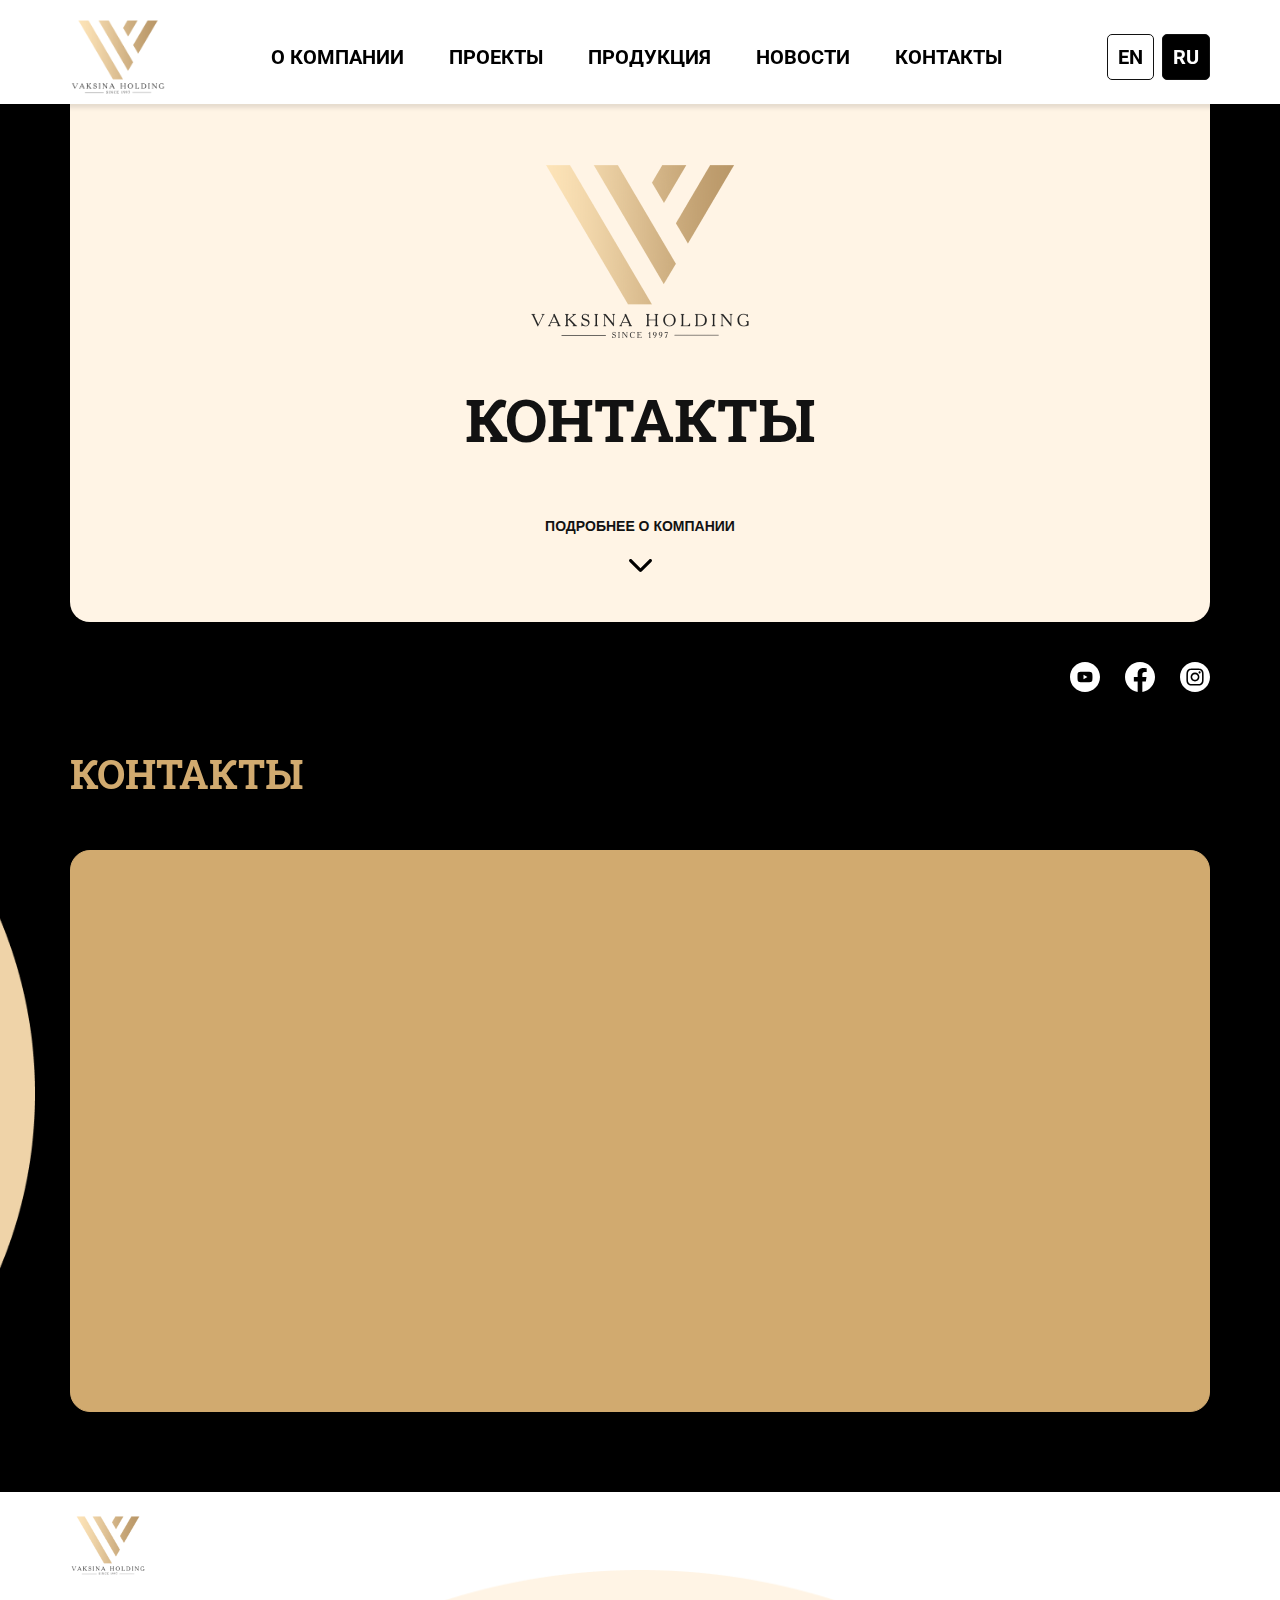
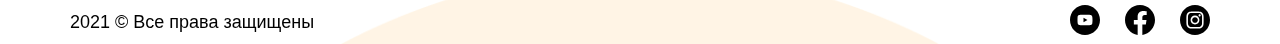
<file: contact.html>
<!DOCTYPE html>
<html lang="ru">
  <head>
    <meta charset="UTF-8" />
    <meta http-equiv="X-UA-Compatible" content="IE=edge" />
    <link rel="apple-touch-icon" sizes="57x57" href="img/favicon/apple-icon-57x57.png">
  <link rel="apple-touch-icon" sizes="60x60" href="img/favicon/apple-icon-60x60.png">
  <link rel="apple-touch-icon" sizes="72x72" href="img/favicon/apple-icon-72x72.png">
  <link rel="apple-touch-icon" sizes="76x76" href="img/favicon/apple-icon-76x76.png">
  <link rel="apple-touch-icon" sizes="114x114" href="img/favicon/apple-icon-114x114.png">
  <link rel="apple-touch-icon" sizes="120x120" href="img/favicon/apple-icon-120x120.png">
  <link rel="apple-touch-icon" sizes="144x144" href="img/favicon/apple-icon-144x144.png">
  <link rel="apple-touch-icon" sizes="152x152" href="img/favicon/apple-icon-152x152.png">
  <link rel="apple-touch-icon" sizes="180x180" href="img/favicon/apple-icon-180x180.png">
  <link rel="icon" type="image/png" sizes="192x192" href="img/favicon/android-icon-192x192.png">
  <link rel="icon" type="image/png" sizes="32x32" href="img/favicon/favicon-32x32.png">
  <link rel="icon" type="image/png" sizes="96x96" href="img/favicon/favicon-96x96.png">
  <link rel="icon" type="image/png" sizes="16x16" href="img/favicon/favicon-16x16.png">
  <link rel="manifest" href="img/favicon/manifest.json">
  <meta name="msapplication-TileColor" content="#ffffff">
  <meta name="msapplication-TileImage" content="img/favicon/ms-icon-144x144.png">
  <meta name="theme-color" content="#ffffff">
    <meta name="viewport" content="width=device-width, initial-scale=1.0" />
    <link
      href="https://fonts.googleapis.com/css2?family=Roboto+Slab:wght@500;700&family=Roboto:wght@400;700&display=swap"
      rel="stylesheet"
    />
    <link href="https://unpkg.com/aos@2.3.1/dist/aos.css" rel="stylesheet" />
    <link rel="stylesheet" href="css/animate.css" />
    <link rel="stylesheet" href="css/style.css" />
    <title>Vaksina Holding</title>
  </head>
  <body>
    <!-- Header -->
    <header class="header">
      <div class="container">
        <nav class="nav" id="nav">
          <div class="logo">
            <a class="logo-1" href="index.html">
              <img src="img/intro-logo.png" alt="logo" />
            </a>
            <a class="logo-2" href="index.html">
              <img src="img/logo-2.png" alt="logo" />
            </a>
          </div>
          <div class="nav__link">
            <a href="index.html">
              <span></span><span></span><span></span><span></span> О компании</a
            >
            <a href="project.html">
              <span></span><span></span><span></span><span></span> Проекты</a
            >
            <a href="product.html">
              <span></span><span></span><span></span><span></span> Продукция</a
            >
            <a href="news.html">
              <span></span><span></span><span></span><span></span> Новости</a
            >
            <a href="contact.html">
              <span></span><span></span><span></span><span></span> Контакты</a
            >
          </div>
          <div class="lang">
            <a href="index.html">en</a>
            <a href="index-rus.html">ru</a>
          </div>
        </nav>
        <button class="nav-toggle" id="nav_toggle" type="button">
          <span class="nav-toggle__item">Menu</span>
        </button>
      </div>
    </header>
    <!-- End Header -->
    <!-- Wrapper -->
    <div class="wrapper project-page">
      <!-- Project -->
      <section class="project" data-aos="zoom-in">
        <div class="container">
          <div class="intro-block">
            <div class="intro-logo">
              <img src="img/intro-logo.png" alt="logo" />
            </div>
            <h3 class="intro-title">КОНТАКТЫ</h3>
            <a class="link" href="#about">ПОДРОБНЕЕ О КОМПАНИИ</a>
            <a class="scroll" href="#about">
              <svg
                class="down"
                version="1.1"
                id="Capa_1"
                xmlns="http://www.w3.org/2000/svg"
                xmlns:xlink="http://www.w3.org/1999/xlink"
                x="0px"
                y="0px"
                viewBox="0 0 451.847 451.84"
                xml:space="preserve"
                fill=""
              >
                <g>
                  <path
                    d="M225.923,354.706c-8.098,0-16.195-3.092-22.369-9.263L9.27,151.157c-12.359-12.359-12.359-32.397,0-44.751
                          c12.354-12.354,32.388-12.354,44.748,0l171.905,171.915l171.906-171.909c12.359-12.354,32.391-12.354,44.744,0
                          c12.365,12.354,12.365,32.392,0,44.751L248.292,345.449C242.115,351.621,234.018,354.706,225.923,354.706z"
                    fill=""
                    class="down"
                  />
                </g>
                <g></g>
                <g></g>
                <g></g>
                <g></g>
                <g></g>
                <g></g>
                <g></g>
                <g></g>
                <g></g>
                <g></g>
                <g></g>
                <g></g>
                <g></g>
                <g></g>
                <g></g>
              </svg>
            </a>
          </div>
          <div class="social project-social">
            <a href="#"
              ><svg
                width=""
                height=""
                viewBox="0 0 30 30"
                fill=""
                class="youtube-black"
                xmlns="http://www.w3.org/2000/svg"
              >
                <path
                  d="M17.4375 15L13.5 12.75V17.25L17.4375 15Z"
                  fill="white"
                />
                <path
                  fill-rule="evenodd"
                  clip-rule="evenodd"
                  d="M0 15C0 6.71572 6.71572 0 15 0C23.2843 0 30 6.71572 30 15C30 23.2843 23.2843 30 15 30C6.71572 30 0 23.2843 0 15ZM20.8125 10.0312C21.4688 10.2188 21.9375 10.6875 22.125 11.3438C22.5 12.5625 22.5 15 22.5 15C22.5 15 22.5 17.4375 22.2188 18.6562C22.0312 19.3125 21.5625 19.7812 20.9062 19.9688C19.6875 20.25 15 20.25 15 20.25C15 20.25 10.2188 20.25 9.09375 19.9688C8.4375 19.7812 7.96875 19.3125 7.78125 18.6562C7.5 17.4375 7.5 15 7.5 15C7.5 15 7.5 12.5625 7.6875 11.3438C7.875 10.6875 8.34376 10.2188 9.00001 10.0312C10.2188 9.75 14.9062 9.75 14.9062 9.75C14.9062 9.75 19.6875 9.75 20.8125 10.0312Z"
                  fill=""
                />
              </svg>
            </a>
            <a href="#"
              ><svg
                width=""
                height=""
                viewBox="0 0 30 30"
                fill=""
                class="facebook-black"
                xmlns="http://www.w3.org/2000/svg"
              >
                <path
                  fill-rule="evenodd"
                  clip-rule="evenodd"
                  d="M30 15.0906C30 6.75709 23.2835 0 15 0C6.71652 0 0 6.75709 0 15.0906C0 22.6224 5.48438 28.8655 12.6562 29.9987V19.4541H8.84665V15.0906H12.6562V11.766C12.6562 7.98455 14.8962 5.8941 18.3221 5.8941C19.9634 5.8941 21.6804 6.18917 21.6804 6.18917V9.90321H19.7879C17.9257 9.90321 17.3431 11.066 17.3431 12.2611V15.0906H21.5029L20.8386 19.4541H17.3438V30C24.5156 28.8675 30 22.6245 30 15.0906Z"
                  fill=""
                />
              </svg>
            </a>
            <a href="#"
              ><svg
                width=""
                height=""
                viewBox="0 0 30 30"
                fill=""
                class="instagram-black"
                xmlns="http://www.w3.org/2000/svg"
              >
                <path
                  d="M17.8711 15C17.8711 16.5857 16.5857 17.8711 15 17.8711C13.4143 17.8711 12.1289 16.5857 12.1289 15C12.1289 13.4143 13.4143 12.1289 15 12.1289C16.5857 12.1289 17.8711 13.4143 17.8711 15Z"
                  fill=""
                />
                <path
                  d="M21.7145 9.9202C21.5765 9.5462 21.3563 9.20769 21.0702 8.92982C20.7923 8.64372 20.454 8.42354 20.0798 8.28552C19.7763 8.16765 19.3204 8.02734 18.4806 7.98912C17.5722 7.94769 17.2998 7.93877 15 7.93877C12.7 7.93877 12.4276 7.94746 11.5194 7.98889C10.6796 8.02734 10.2235 8.16765 9.9202 8.28552C9.54597 8.42354 9.20746 8.64372 8.92982 8.92982C8.64372 9.20769 8.42354 9.54597 8.28529 9.9202C8.16742 10.2237 8.02711 10.6799 7.98889 11.5196C7.94746 12.4278 7.93854 12.7002 7.93854 15.0002C7.93854 17.3 7.94746 17.5724 7.98889 18.4808C8.02711 19.3206 8.16742 19.7765 8.28529 20.08C8.42354 20.4543 8.64349 20.7925 8.9296 21.0704C9.20746 21.3565 9.54575 21.5767 9.91997 21.7147C10.2235 21.8328 10.6796 21.9731 11.5194 22.0113C12.4276 22.0528 12.6997 22.0615 14.9998 22.0615C17.3 22.0615 17.5724 22.0528 18.4804 22.0113C19.3201 21.9731 19.7763 21.8328 20.0798 21.7147C20.831 21.4249 21.4247 20.8312 21.7145 20.08C21.8324 19.7765 21.9727 19.3206 22.0111 18.4808C22.0525 17.5724 22.0612 17.3 22.0612 15.0002C22.0612 12.7002 22.0525 12.4278 22.0111 11.5196C21.9729 10.6799 21.8326 10.2237 21.7145 9.9202ZM15 19.4229C12.5571 19.4229 10.5769 17.4429 10.5769 15C10.5769 12.5571 12.5571 10.5771 15 10.5771C17.4426 10.5771 19.4229 12.5571 19.4229 15C19.4229 17.4429 17.4426 19.4229 15 19.4229ZM19.5978 11.4359C19.0269 11.4359 18.5641 10.9731 18.5641 10.4022C18.5641 9.83139 19.0269 9.36859 19.5978 9.36859C20.1686 9.36859 20.6314 9.83139 20.6314 10.4022C20.6312 10.9731 20.1686 11.4359 19.5978 11.4359Z"
                  fill=""
                />
                <path
                  d="M15 0C6.717 0 0 6.717 0 15C0 23.283 6.717 30 15 30C23.283 30 30 23.283 30 15C30 6.717 23.283 0 15 0ZM23.5613 18.5511C23.5197 19.468 23.3739 20.094 23.161 20.6419C22.7135 21.7989 21.7989 22.7135 20.6419 23.161C20.0942 23.3739 19.468 23.5194 18.5513 23.5613C17.6328 23.6032 17.3394 23.6133 15.0002 23.6133C12.6608 23.6133 12.3676 23.6032 11.4489 23.5613C10.5322 23.5194 9.90601 23.3739 9.35829 23.161C8.78334 22.9447 8.26286 22.6057 7.83257 22.1674C7.39449 21.7374 7.05551 21.2167 6.83922 20.6419C6.62636 20.0942 6.48056 19.468 6.4389 18.5513C6.39656 17.6326 6.38672 17.3392 6.38672 15C6.38672 12.6608 6.39656 12.3674 6.43867 11.4489C6.48033 10.532 6.6259 9.90601 6.83876 9.35806C7.05505 8.78334 7.39426 8.26263 7.83257 7.83257C8.26263 7.39426 8.78334 7.05528 9.35806 6.83899C9.90601 6.62613 10.532 6.48056 11.4489 6.43867C12.3674 6.39679 12.6608 6.38672 15 6.38672C17.3392 6.38672 17.6326 6.39679 18.5511 6.4389C19.468 6.48056 20.094 6.62613 20.6419 6.83876C21.2167 7.05505 21.7374 7.39426 22.1677 7.83257C22.6057 8.26286 22.9449 8.78334 23.161 9.35806C23.3741 9.90601 23.5197 10.532 23.5616 11.4489C23.6034 12.3674 23.6133 12.6608 23.6133 15C23.6133 17.3392 23.6034 17.6326 23.5613 18.5511Z"
                  fill=""
                />
              </svg>
            </a>
          </div>
        </div>
      </section>
      <!-- End Project -->
    <img class="exclusive-decorate project-decorate" src="img/exclusive-decorate.png" alt="photo" data-aos="fade-right">
      <!-- Contact -->
      <div class="contact" id="about" data-aos="zoom-in">
        <div class="container">
          <h3 class="contact-title" data-aos="fade-right">КОНТАКТЫ</h3>
          <div class="contact-content">
            <div class="contact-left">
              <iframe
                class="adres"
                src="https://www.google.com/maps/embed?pb=!1m18!1m12!1m3!1d3071.036340030787!2d66.92136895025395!3d39.671397108454094!2m3!1f0!2f0!3f0!3m2!1i1024!2i768!4f13.1!3m3!1m2!1s0x0%3A0x0!2zMznCsDQwJzE3LjAiTiA2NsKwNTUnMjQuOCJF!5e0!3m2!1suz!2s!4v1611636594267!5m2!1suz!2s"
                frameborder="0"
                style="border: 0"
                allowfullscreen=""
                aria-hidden="false"
                tabindex="0"
              ></iframe>
            </div>
            <div class="contact-right">
              <h3 class="contact-suptitle" data-aos="fade-left">Контакты:</h3>
              <div data-aos="fade-left">
                <a class="contact-tel" href="tel: +998712509966">+99871 250 99 66</a>
              </div>
              <h4 class="contact-adres" data-aos="fade-left">Адрес:</h4>
              <p class="contact-text" data-aos="fade-left">
                г. Самарканд, ул. <br />
                Спитамен Шох, <br />
                дом 100Б. (Ориентир Чай <br />
                Фабрика)
              </p>
              <h4 class="contact-mode" data-aos="fade-left">Режим работы:</h4>
              <div class="time" data-aos="fade-left">
                <span class="contact-time">09:00 - 19:00</span>
              </div>
            </div>
          </div>
        </div>
      </div>
      <!-- End Contact -->
      <!-- Footer -->
      <footer class="footer">
        <div class="container">
          <a class="footer-link" href="index.html">
            <img class="footer-logo" src="img/intro-logo.png" alt="logo" />
          </a>
          <div class="footer-content">
            <div class="footer-left">
              <div class="copyright">2021 © Все права защищены</div>
            </div>
            <div class="footer-right">
              <div class="footer-social">
                <a href="#"
                  ><svg
                    width=""
                    height=""
                    viewBox="0 0 30 30"
                    fill=""
                    class="youtube"
                    xmlns="http://www.w3.org/2000/svg"
                  >
                    <path
                      d="M17.4375 15L13.5 12.75V17.25L17.4375 15Z"
                      fill="black"
                    />
                    <path
                      fill-rule="evenodd"
                      clip-rule="evenodd"
                      fill=""
                      d="M0 15C0 6.71572 6.71572 0 15 0C23.2843 0 30 6.71572 30 15C30 23.2843 23.2843 30 15 30C6.71572 30 0 23.2843 0 15ZM20.8125 10.0312C21.4688 10.2188 21.9375 10.6875 22.125 11.3438C22.5 12.5625 22.5 15 22.5 15C22.5 15 22.5 17.4375 22.2188 18.6562C22.0312 19.3125 21.5625 19.7812 20.9062 19.9688C19.6875 20.25 15 20.25 15 20.25C15 20.25 10.2188 20.25 9.09375 19.9688C8.4375 19.7812 7.96875 19.3125 7.78125 18.6562C7.5 17.4375 7.5 15 7.5 15C7.5 15 7.5 12.5625 7.6875 11.3438C7.875 10.6875 8.34376 10.2188 9.00001 10.0312C10.2188 9.75 14.9062 9.75 14.9062 9.75C14.9062 9.75 19.6875 9.75 20.8125 10.0312Z"
                      fill="black"
                    />
                  </svg>
                </a>
                <a href="#"
                  ><svg
                    width=""
                    height=""
                    viewBox="0 0 30 30"
                    fill=""
                    class="facebook"
                    xmlns="http://www.w3.org/2000/svg"
                  >
                    <path
                      fill-rule="evenodd"
                      clip-rule="evenodd"
                      fill=""
                      d="M30 15.0906C30 6.75709 23.2835 0 15 0C6.71652 0 0 6.75709 0 15.0906C0 22.6224 5.48438 28.8655 12.6562 29.9987V19.4541H8.84665V15.0906H12.6562V11.766C12.6562 7.98455 14.8962 5.8941 18.3221 5.8941C19.9634 5.8941 21.6804 6.18917 21.6804 6.18917V9.90321H19.7879C17.9257 9.90321 17.3431 11.066 17.3431 12.2611V15.0906H21.5029L20.8386 19.4541H17.3438V30C24.5156 28.8675 30 22.6245 30 15.0906Z"
                      fill="black"
                    />
                  </svg>
                </a>
                <a href="#"
                  ><svg
                    width=""
                    height=""
                    viewBox="0 0 30 30"
                    fill=""
                    class="instagram"
                    xmlns="http://www.w3.org/2000/svg"
                  >
                    <path
                      fill=""
                      d="M17.8711 15C17.8711 16.5857 16.5857 17.8711 15 17.8711C13.4143 17.8711 12.1289 16.5857 12.1289 15C12.1289 13.4143 13.4143 12.1289 15 12.1289C16.5857 12.1289 17.8711 13.4143 17.8711 15Z"
                      fill="black"
                    />
                    <path
                      fill=""
                      d="M21.7145 9.9202C21.5765 9.5462 21.3563 9.20769 21.0702 8.92982C20.7923 8.64372 20.454 8.42354 20.0798 8.28552C19.7763 8.16765 19.3204 8.02734 18.4806 7.98912C17.5722 7.94769 17.2998 7.93877 15 7.93877C12.7 7.93877 12.4276 7.94746 11.5194 7.98889C10.6796 8.02734 10.2235 8.16765 9.9202 8.28552C9.54597 8.42354 9.20746 8.64372 8.92982 8.92982C8.64372 9.20769 8.42354 9.54597 8.28529 9.9202C8.16742 10.2237 8.02711 10.6799 7.98889 11.5196C7.94746 12.4278 7.93854 12.7002 7.93854 15.0002C7.93854 17.3 7.94746 17.5724 7.98889 18.4808C8.02711 19.3206 8.16742 19.7765 8.28529 20.08C8.42354 20.4543 8.64349 20.7925 8.9296 21.0704C9.20746 21.3565 9.54575 21.5767 9.91997 21.7147C10.2235 21.8328 10.6796 21.9731 11.5194 22.0113C12.4276 22.0528 12.6997 22.0615 14.9998 22.0615C17.3 22.0615 17.5724 22.0528 18.4804 22.0113C19.3201 21.9731 19.7763 21.8328 20.0798 21.7147C20.831 21.4249 21.4247 20.8312 21.7145 20.08C21.8324 19.7765 21.9727 19.3206 22.0111 18.4808C22.0525 17.5724 22.0612 17.3 22.0612 15.0002C22.0612 12.7002 22.0525 12.4278 22.0111 11.5196C21.9729 10.6799 21.8326 10.2237 21.7145 9.9202ZM15 19.4229C12.5571 19.4229 10.5769 17.4429 10.5769 15C10.5769 12.5571 12.5571 10.5771 15 10.5771C17.4426 10.5771 19.4229 12.5571 19.4229 15C19.4229 17.4429 17.4426 19.4229 15 19.4229ZM19.5978 11.4359C19.0269 11.4359 18.5641 10.9731 18.5641 10.4022C18.5641 9.83139 19.0269 9.36859 19.5978 9.36859C20.1686 9.36859 20.6314 9.83139 20.6314 10.4022C20.6312 10.9731 20.1686 11.4359 19.5978 11.4359Z"
                      fill="black"
                    />
                    <path
                      fill=""
                      d="M15 0C6.717 0 0 6.717 0 15C0 23.283 6.717 30 15 30C23.283 30 30 23.283 30 15C30 6.717 23.283 0 15 0ZM23.5613 18.5511C23.5197 19.468 23.3739 20.094 23.161 20.6419C22.7135 21.7989 21.7989 22.7135 20.6419 23.161C20.0942 23.3739 19.468 23.5194 18.5513 23.5613C17.6328 23.6032 17.3394 23.6133 15.0002 23.6133C12.6608 23.6133 12.3676 23.6032 11.4489 23.5613C10.5322 23.5194 9.90601 23.3739 9.35829 23.161C8.78334 22.9447 8.26286 22.6057 7.83257 22.1674C7.39449 21.7374 7.05551 21.2167 6.83922 20.6419C6.62636 20.0942 6.48056 19.468 6.4389 18.5513C6.39656 17.6326 6.38672 17.3392 6.38672 15C6.38672 12.6608 6.39656 12.3674 6.43867 11.4489C6.48033 10.532 6.6259 9.90601 6.83876 9.35806C7.05505 8.78334 7.39426 8.26263 7.83257 7.83257C8.26263 7.39426 8.78334 7.05528 9.35806 6.83899C9.90601 6.62613 10.532 6.48056 11.4489 6.43867C12.3674 6.39679 12.6608 6.38672 15 6.38672C17.3392 6.38672 17.6326 6.39679 18.5511 6.4389C19.468 6.48056 20.094 6.62613 20.6419 6.83876C21.2167 7.05505 21.7374 7.39426 22.1677 7.83257C22.6057 8.26286 22.9449 8.78334 23.161 9.35806C23.3741 9.90601 23.5197 10.532 23.5616 11.4489C23.6034 12.3674 23.6133 12.6608 23.6133 15C23.6133 17.3392 23.6034 17.6326 23.5613 18.5511Z"
                      fill="black"
                    />
                  </svg>
                </a>
              </div>
            </div>
          </div>
        </div>
        <img class="footer-bg" src="img/footer-bg.png" alt="photo" />
      </footer>
      <!-- End Footer -->
    </div>
    <!-- End Wrapper -->
    <!-- To-Top -->
    <a class="to-top" href="#"></a>
    <!-- End To-Top -->

    <script src="https://cdnjs.cloudflare.com/ajax/libs/jquery/3.6.0/jquery.min.js"></script>
    <script src="js/jquery.waypoints.min.js"></script>
    <script src="js/jquery.counterup.min.js"></script>
    <script src="js/app.js"></script>
    <script src="https://unpkg.com/aos@2.3.1/dist/aos.js"></script>
    <!-- <script src="js/wow.min.js"></script> -->
  </body>
</html>
</file>
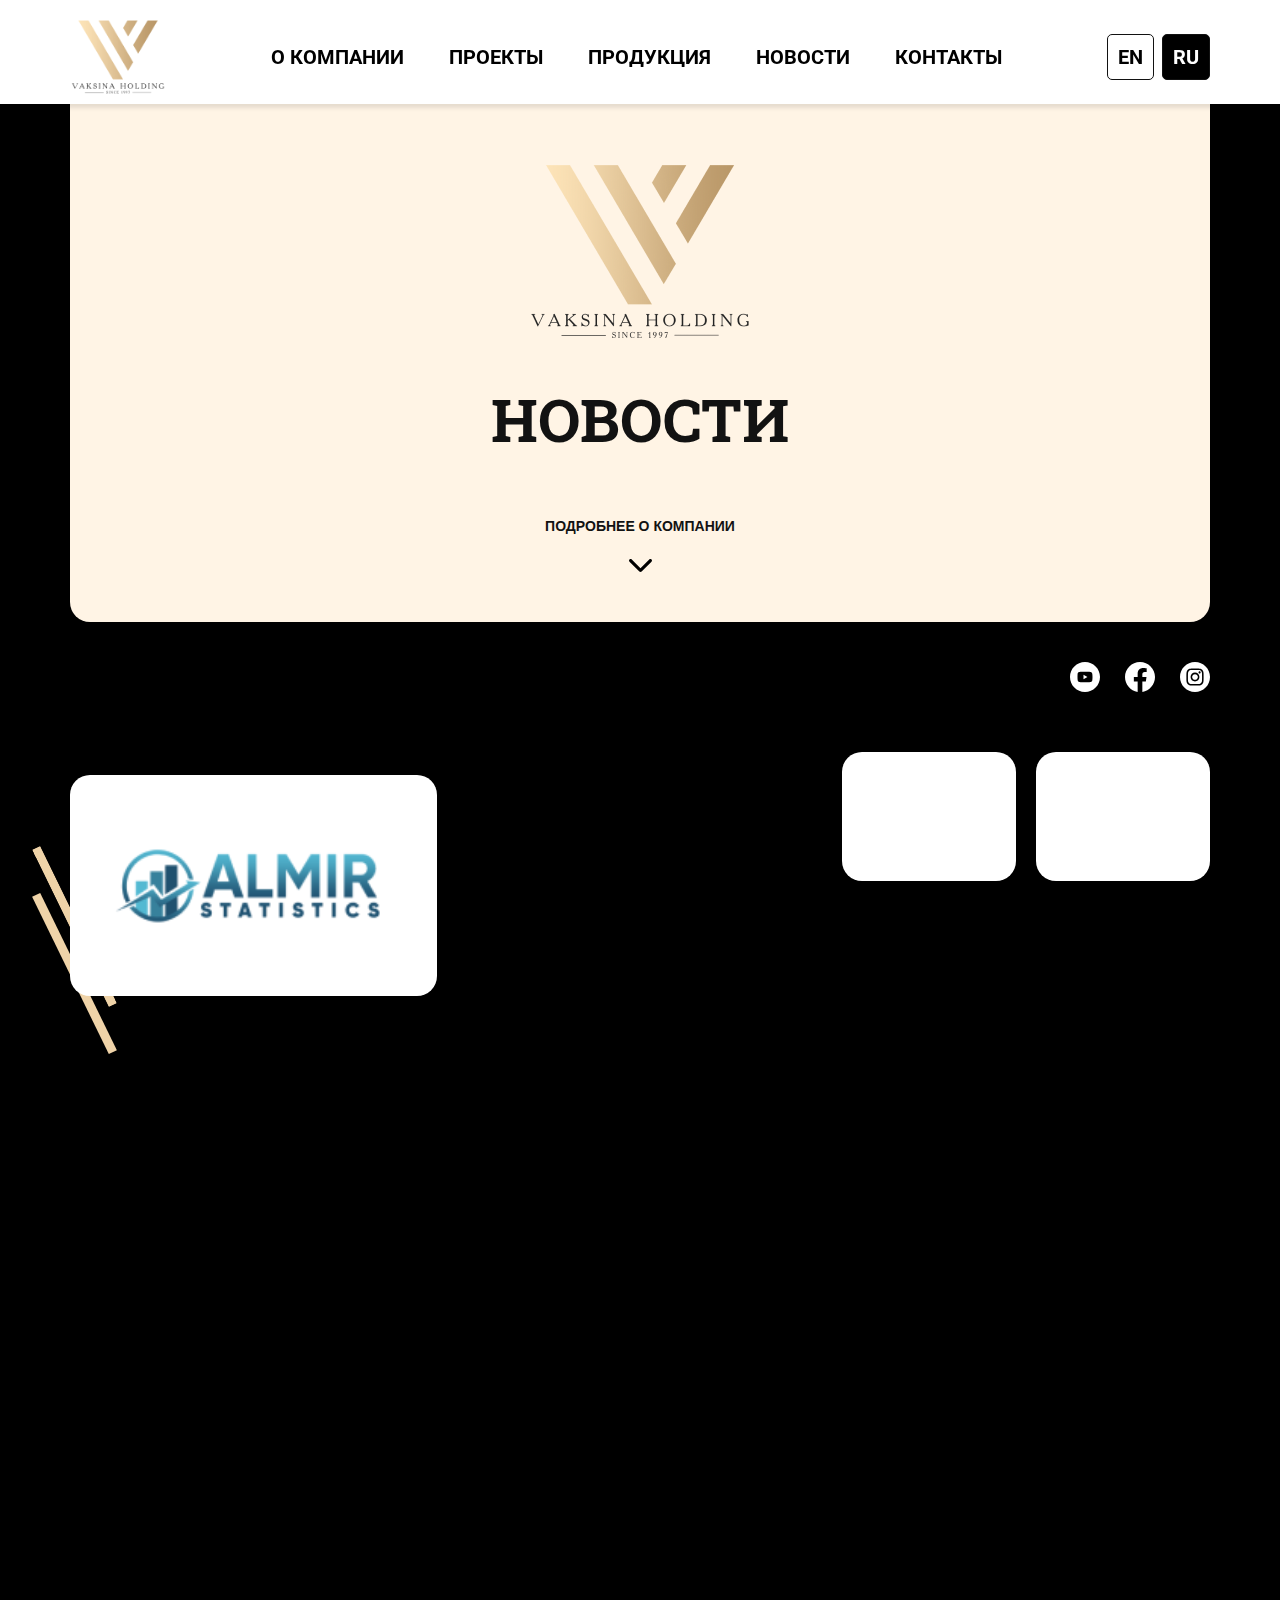
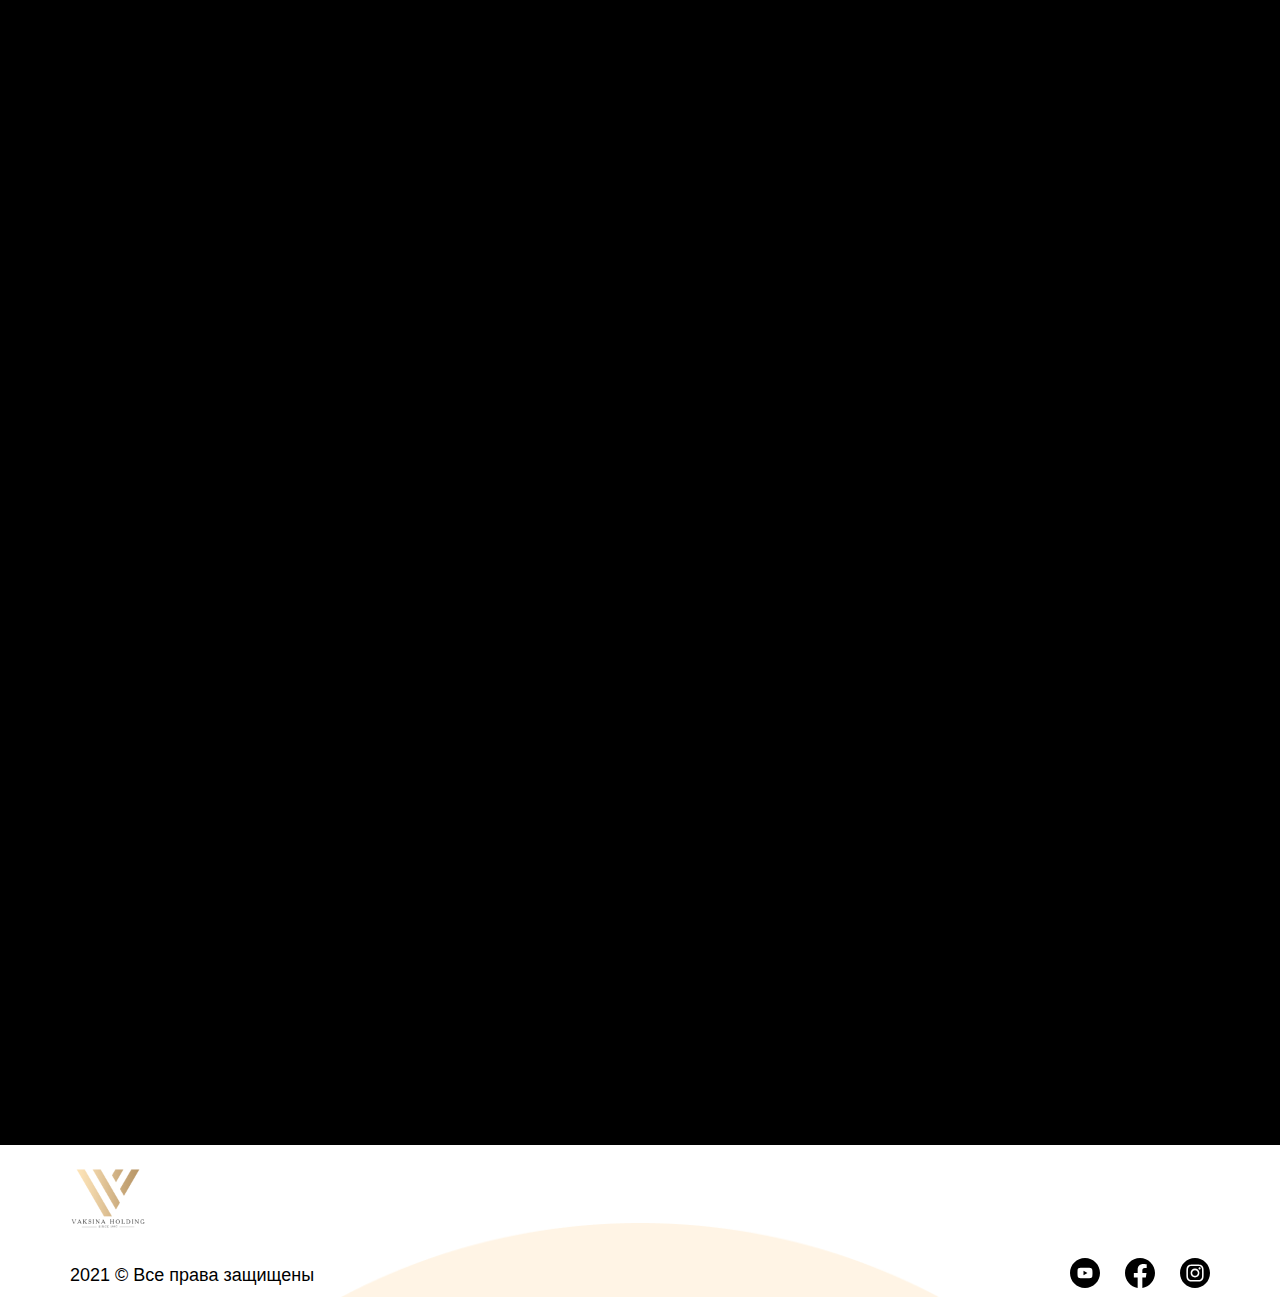
<file: news.html>
<!DOCTYPE html>
<html lang="ru">
  <head>
    <meta charset="UTF-8" />
    <meta http-equiv="X-UA-Compatible" content="IE=edge" />
    <link rel="apple-touch-icon" sizes="57x57" href="img/favicon/apple-icon-57x57.png">
  <link rel="apple-touch-icon" sizes="60x60" href="img/favicon/apple-icon-60x60.png">
  <link rel="apple-touch-icon" sizes="72x72" href="img/favicon/apple-icon-72x72.png">
  <link rel="apple-touch-icon" sizes="76x76" href="img/favicon/apple-icon-76x76.png">
  <link rel="apple-touch-icon" sizes="114x114" href="img/favicon/apple-icon-114x114.png">
  <link rel="apple-touch-icon" sizes="120x120" href="img/favicon/apple-icon-120x120.png">
  <link rel="apple-touch-icon" sizes="144x144" href="img/favicon/apple-icon-144x144.png">
  <link rel="apple-touch-icon" sizes="152x152" href="img/favicon/apple-icon-152x152.png">
  <link rel="apple-touch-icon" sizes="180x180" href="img/favicon/apple-icon-180x180.png">
  <link rel="icon" type="image/png" sizes="192x192" href="img/favicon/android-icon-192x192.png">
  <link rel="icon" type="image/png" sizes="32x32" href="img/favicon/favicon-32x32.png">
  <link rel="icon" type="image/png" sizes="96x96" href="img/favicon/favicon-96x96.png">
  <link rel="icon" type="image/png" sizes="16x16" href="img/favicon/favicon-16x16.png">
  <link rel="manifest" href="img/favicon/manifest.json">
  <meta name="msapplication-TileColor" content="#ffffff">
  <meta name="msapplication-TileImage" content="img/favicon/ms-icon-144x144.png">
  <meta name="theme-color" content="#ffffff">
    <meta name="viewport" content="width=device-width, initial-scale=1.0" />
    <link
      href="https://fonts.googleapis.com/css2?family=Roboto+Slab:wght@500;700&family=Roboto:wght@400;700&display=swap"
      rel="stylesheet"
    />
    <link href="https://unpkg.com/aos@2.3.1/dist/aos.css" rel="stylesheet" />
    <link rel="stylesheet" href="css/animate.css" />
    <link rel="stylesheet" href="css/style.css" />
    <title>Vaksina Holding</title>
  </head>
  <body>
    <!-- Header -->
    <header class="header">
      <div class="container">
        <nav class="nav" id="nav">
          <div class="logo">
            <a class="logo-1" href="index.html">
              <img src="img/intro-logo.png" alt="logo" />
            </a>
            <a class="logo-2" href="index.html">
              <img src="img/logo-2.png" alt="logo" />
            </a>
          </div>
          <div class="nav__link">
            <a href="index.html">
              <span></span><span></span><span></span><span></span> О компании</a
            >
            <a href="project.html">
              <span></span><span></span><span></span><span></span> Проекты</a
            >
            <a href="product.html">
              <span></span><span></span><span></span><span></span> Продукция</a
            >
            <a href="news.html">
              <span></span><span></span><span></span><span></span> Новости</a
            >
            <a href="contact.html">
              <span></span><span></span><span></span><span></span> Контакты</a
            >
          </div>
          <div class="lang">
            <a href="index.html">en</a>
            <a href="index-rus.html">ru</a>
          </div>
        </nav>
        <button class="nav-toggle" id="nav_toggle" type="button">
          <span class="nav-toggle__item">Menu</span>
        </button>
      </div>
    </header>
    <!-- End Header -->
    <!-- Wrapper -->
    <div class="wrapper project-page">
      <!-- Project -->
      <section class="project" id="about" data-aos="zoom-in">
        <div class="container">
          <div class="intro-block">
            <div class="intro-logo">
              <img src="img/intro-logo.png" alt="logo" />
            </div>
            <h3 class="intro-title">НОВОСТИ</h3>
            <a class="link" href="#about">ПОДРОБНЕЕ О КОМПАНИИ</a>
            <a class="scroll" href="#about">
              <svg
                class="down"
                version="1.1"
                id="Capa_1"
                xmlns="http://www.w3.org/2000/svg"
                xmlns:xlink="http://www.w3.org/1999/xlink"
                x="0px"
                y="0px"
                viewBox="0 0 451.847 451.84"
                xml:space="preserve"
                fill=""
              >
                <g>
                  <path
                    d="M225.923,354.706c-8.098,0-16.195-3.092-22.369-9.263L9.27,151.157c-12.359-12.359-12.359-32.397,0-44.751
                          c12.354-12.354,32.388-12.354,44.748,0l171.905,171.915l171.906-171.909c12.359-12.354,32.391-12.354,44.744,0
                          c12.365,12.354,12.365,32.392,0,44.751L248.292,345.449C242.115,351.621,234.018,354.706,225.923,354.706z"
                    fill=""
                    class="down"
                  />
                </g>
                <g></g>
                <g></g>
                <g></g>
                <g></g>
                <g></g>
                <g></g>
                <g></g>
                <g></g>
                <g></g>
                <g></g>
                <g></g>
                <g></g>
                <g></g>
                <g></g>
                <g></g>
              </svg>
            </a>
          </div>
          <div class="social project-social">
            <a href="#"
              ><svg
                width="30"
                height="30"
                viewBox="0 0 30 30"
                fill=""
                class="youtube-black"
                xmlns="http://www.w3.org/2000/svg"
              >
                <path
                  d="M17.4375 15L13.5 12.75V17.25L17.4375 15Z"
                  fill="white"
                />
                <path
                  fill-rule="evenodd"
                  clip-rule="evenodd"
                  d="M0 15C0 6.71572 6.71572 0 15 0C23.2843 0 30 6.71572 30 15C30 23.2843 23.2843 30 15 30C6.71572 30 0 23.2843 0 15ZM20.8125 10.0312C21.4688 10.2188 21.9375 10.6875 22.125 11.3438C22.5 12.5625 22.5 15 22.5 15C22.5 15 22.5 17.4375 22.2188 18.6562C22.0312 19.3125 21.5625 19.7812 20.9062 19.9688C19.6875 20.25 15 20.25 15 20.25C15 20.25 10.2188 20.25 9.09375 19.9688C8.4375 19.7812 7.96875 19.3125 7.78125 18.6562C7.5 17.4375 7.5 15 7.5 15C7.5 15 7.5 12.5625 7.6875 11.3438C7.875 10.6875 8.34376 10.2188 9.00001 10.0312C10.2188 9.75 14.9062 9.75 14.9062 9.75C14.9062 9.75 19.6875 9.75 20.8125 10.0312Z"
                  fill=""
                />
              </svg>
            </a>
            <a href="#"
              ><svg
                width="30"
                height="30"
                viewBox="0 0 30 30"
                fill=""
                class="facebook-black"
                xmlns="http://www.w3.org/2000/svg"
              >
                <path
                  fill-rule="evenodd"
                  clip-rule="evenodd"
                  d="M30 15.0906C30 6.75709 23.2835 0 15 0C6.71652 0 0 6.75709 0 15.0906C0 22.6224 5.48438 28.8655 12.6562 29.9987V19.4541H8.84665V15.0906H12.6562V11.766C12.6562 7.98455 14.8962 5.8941 18.3221 5.8941C19.9634 5.8941 21.6804 6.18917 21.6804 6.18917V9.90321H19.7879C17.9257 9.90321 17.3431 11.066 17.3431 12.2611V15.0906H21.5029L20.8386 19.4541H17.3438V30C24.5156 28.8675 30 22.6245 30 15.0906Z"
                  fill=""
                />
              </svg>
            </a>
            <a href="#"
              ><svg
                width="30"
                height="30"
                viewBox="0 0 30 30"
                fill=""
                class="instagram-black"
                xmlns="http://www.w3.org/2000/svg"
              >
                <path
                  d="M17.8711 15C17.8711 16.5857 16.5857 17.8711 15 17.8711C13.4143 17.8711 12.1289 16.5857 12.1289 15C12.1289 13.4143 13.4143 12.1289 15 12.1289C16.5857 12.1289 17.8711 13.4143 17.8711 15Z"
                  fill=""
                />
                <path
                  d="M21.7145 9.9202C21.5765 9.5462 21.3563 9.20769 21.0702 8.92982C20.7923 8.64372 20.454 8.42354 20.0798 8.28552C19.7763 8.16765 19.3204 8.02734 18.4806 7.98912C17.5722 7.94769 17.2998 7.93877 15 7.93877C12.7 7.93877 12.4276 7.94746 11.5194 7.98889C10.6796 8.02734 10.2235 8.16765 9.9202 8.28552C9.54597 8.42354 9.20746 8.64372 8.92982 8.92982C8.64372 9.20769 8.42354 9.54597 8.28529 9.9202C8.16742 10.2237 8.02711 10.6799 7.98889 11.5196C7.94746 12.4278 7.93854 12.7002 7.93854 15.0002C7.93854 17.3 7.94746 17.5724 7.98889 18.4808C8.02711 19.3206 8.16742 19.7765 8.28529 20.08C8.42354 20.4543 8.64349 20.7925 8.9296 21.0704C9.20746 21.3565 9.54575 21.5767 9.91997 21.7147C10.2235 21.8328 10.6796 21.9731 11.5194 22.0113C12.4276 22.0528 12.6997 22.0615 14.9998 22.0615C17.3 22.0615 17.5724 22.0528 18.4804 22.0113C19.3201 21.9731 19.7763 21.8328 20.0798 21.7147C20.831 21.4249 21.4247 20.8312 21.7145 20.08C21.8324 19.7765 21.9727 19.3206 22.0111 18.4808C22.0525 17.5724 22.0612 17.3 22.0612 15.0002C22.0612 12.7002 22.0525 12.4278 22.0111 11.5196C21.9729 10.6799 21.8326 10.2237 21.7145 9.9202ZM15 19.4229C12.5571 19.4229 10.5769 17.4429 10.5769 15C10.5769 12.5571 12.5571 10.5771 15 10.5771C17.4426 10.5771 19.4229 12.5571 19.4229 15C19.4229 17.4429 17.4426 19.4229 15 19.4229ZM19.5978 11.4359C19.0269 11.4359 18.5641 10.9731 18.5641 10.4022C18.5641 9.83139 19.0269 9.36859 19.5978 9.36859C20.1686 9.36859 20.6314 9.83139 20.6314 10.4022C20.6312 10.9731 20.1686 11.4359 19.5978 11.4359Z"
                  fill=""
                />
                <path
                  d="M15 0C6.717 0 0 6.717 0 15C0 23.283 6.717 30 15 30C23.283 30 30 23.283 30 15C30 6.717 23.283 0 15 0ZM23.5613 18.5511C23.5197 19.468 23.3739 20.094 23.161 20.6419C22.7135 21.7989 21.7989 22.7135 20.6419 23.161C20.0942 23.3739 19.468 23.5194 18.5513 23.5613C17.6328 23.6032 17.3394 23.6133 15.0002 23.6133C12.6608 23.6133 12.3676 23.6032 11.4489 23.5613C10.5322 23.5194 9.90601 23.3739 9.35829 23.161C8.78334 22.9447 8.26286 22.6057 7.83257 22.1674C7.39449 21.7374 7.05551 21.2167 6.83922 20.6419C6.62636 20.0942 6.48056 19.468 6.4389 18.5513C6.39656 17.6326 6.38672 17.3392 6.38672 15C6.38672 12.6608 6.39656 12.3674 6.43867 11.4489C6.48033 10.532 6.6259 9.90601 6.83876 9.35806C7.05505 8.78334 7.39426 8.26263 7.83257 7.83257C8.26263 7.39426 8.78334 7.05528 9.35806 6.83899C9.90601 6.62613 10.532 6.48056 11.4489 6.43867C12.3674 6.39679 12.6608 6.38672 15 6.38672C17.3392 6.38672 17.6326 6.39679 18.5511 6.4389C19.468 6.48056 20.094 6.62613 20.6419 6.83876C21.2167 7.05505 21.7374 7.39426 22.1677 7.83257C22.6057 8.26286 22.9449 8.78334 23.161 9.35806C23.3741 9.90601 23.5197 10.532 23.5616 11.4489C23.6034 12.3674 23.6133 12.6608 23.6133 15C23.6133 17.3392 23.6034 17.6326 23.5613 18.5511Z"
                  fill=""
                />
              </svg>
            </a>
          </div>
        </div>
      </section>
      <!-- End Project -->

      <!-- Product Content -->
      <section class="news" id="about">
        <div class="container">
          <div class="news-content" data-aos="zoom-in">
            <div class="news-left">
              <div class="news__left-box" data-aos="zoom-in">
                <img src="img/product-5.png" alt="photo" />
              </div>
              <div class="news-info" data-aos="fade-up">
                <h3 class="news-title">“ День медиков ”</h3>
                <p class="news-text">
                  Lorem Ipsum has been the industry's standard dummy text ever
                  since the 1500s, when an unknown printer took a galley of type
                  and scrambled it to make a type specimen book.
                </p>
                <h4 class="news-time">21.06.2021</h4>
              </div>
              <img class="project-left1 news-left1" src="img/line.png" alt="photo" />
              <img class="project-left2 news-left2" src="img/line.png" alt="photo" />
            </div>
            <div class="news-right">
              <div class="news-box" data-aos="zoom-in"></div>
              <div class="news-box" data-aos="zoom-in"></div>
              <div class="news-box" data-aos="zoom-in"></div>
              <div class="news-box" data-aos="zoom-in"></div>
            </div>
          </div>
          <div class="news-content" data-aos="zoom-in">
            <div class="news-left">
              <div class="news__left-box" data-aos="zoom-in">
                <img src="img/product-5.png" alt="photo" />
              </div>
              <div class="news-info" data-aos="fade-up">
                <h3 class="news-title">“ День медиков ”</h3>
                <p class="news-text">
                  Lorem Ipsum has been the industry's standard dummy text ever
                  since the 1500s, when an unknown printer took a galley of type
                  and scrambled it to make a type specimen book.
                </p>
                <h4 class="news-time">21.06.2021</h4>
              </div>
              <img class="project-left1 news-left1" src="img/line.png" alt="photo" />
              <img class="project-left2 news-left2" src="img/line.png" alt="photo" />
            </div>
            <div class="news-right">
              <div class="news-box" data-aos="zoom-in"></div>
              <div class="news-box" data-aos="zoom-in"></div>
              <div class="news-box" data-aos="zoom-in"></div>
              <div class="news-box" data-aos="zoom-in"></div>
            </div>
          </div>
          <div class="news-content" data-aos="zoom-in">
            <div class="news-left">
              <div class="news__left-box" data-aos="zoom-in">
                <img src="img/product-5.png" alt="photo" />
              </div>
              <div class="news-info" data-aos="fade-up">
                <h3 class="news-title">“ День медиков ”</h3>
                <p class="news-text">
                  Lorem Ipsum has been the industry's standard dummy text ever
                  since the 1500s, when an unknown printer took a galley of type
                  and scrambled it to make a type specimen book.
                </p>
                <h4 class="news-time">21.06.2021</h4>
              </div>
              <img class="project-left1 news-left1" src="img/line.png" alt="photo" />
              <img class="project-left2 news-left2" src="img/line.png" alt="photo" />
            </div>
            <div class="news-right">
              <div class="news-box" data-aos="zoom-in"></div>
              <div class="news-box" data-aos="zoom-in"></div>
              <div class="news-box" data-aos="zoom-in"></div>
              <div class="news-box" data-aos="zoom-in"></div>
            </div>
          </div>
          <div class="news-content" data-aos="zoom-in">
            <div class="news-left">
              <div class="news__left-box" data-aos="zoom-in">
                <img src="img/product-5.png" alt="photo" />
              </div>
              <div class="news-info" data-aos="fade-up">
                <h3 class="news-title">“ День медиков ”</h3>
                <p class="news-text">
                  Lorem Ipsum has been the industry's standard dummy text ever
                  since the 1500s, when an unknown printer took a galley of type
                  and scrambled it to make a type specimen book.
                </p>
                <h4 class="news-time">21.06.2021</h4>
              </div>
              <img class="project-left1 news-left1" src="img/line.png" alt="photo" />
              <img class="project-left2 news-left2" src="img/line.png" alt="photo" />
            </div>
            <div class="news-right">
              <div class="news-box" data-aos="zoom-in"></div>
              <div class="news-box" data-aos="zoom-in"></div>
              <div class="news-box" data-aos="zoom-in"></div>
              <div class="news-box" data-aos="zoom-in"></div>
            </div>
          </div>
          <div class="news-content" data-aos="zoom-in">
            <div class="news-left">
              <div class="news__left-box" data-aos="zoom-in">
                <img src="img/product-5.png" alt="photo" />
              </div>
              <div class="news-info" data-aos="fade-up">
                <h3 class="news-title">“ День медиков ”</h3>
                <p class="news-text">
                  Lorem Ipsum has been the industry's standard dummy text ever
                  since the 1500s, when an unknown printer took a galley of type
                  and scrambled it to make a type specimen book.
                </p>
                <h4 class="news-time">21.06.2021</h4>
              </div>
              <img class="project-left1 news-left1" src="img/line.png" alt="photo" />
              <img class="project-left2 news-left2" src="img/line.png" alt="photo" />
            </div>
            <div class="news-right">
              <div class="news-box" data-aos="zoom-in"></div>
              <div class="news-box" data-aos="zoom-in"></div>
              <div class="news-box" data-aos="zoom-in"></div>
              <div class="news-box" data-aos="zoom-in"></div>
            </div>
          </div>
          <div class="news-content" data-aos="zoom-in">
            <div class="news-left">
              <div class="news__left-box" data-aos="zoom-in">
                <img src="img/product-5.png" alt="photo" />
              </div>
              <div class="news-info" data-aos="fade-up">
                <h3 class="news-title">“ День медиков ”</h3>
                <p class="news-text">
                  Lorem Ipsum has been the industry's standard dummy text ever
                  since the 1500s, when an unknown printer took a galley of type
                  and scrambled it to make a type specimen book.
                </p>
                <h4 class="news-time">21.06.2021</h4>
              </div>
              <img class="project-left1 news-left1" src="img/line.png" alt="photo" />
              <img class="project-left2 news-left2" src="img/line.png" alt="photo" />
            </div>
            <div class="news-right">
              <div class="news-box" data-aos="zoom-in"></div>
              <div class="news-box" data-aos="zoom-in"></div>
              <div class="news-box" data-aos="zoom-in"></div>
              <div class="news-box" data-aos="zoom-in"></div>
            </div>
          </div>
        </div>
      </section>
      <!-- End Product Content -->
      <img
        class="exclusive-decorate project-decorate"
        src="img/exclusive-decorate.png"
        alt="photo" data-aos="fade-right"
      />
      <!-- Footer -->
      <footer class="footer">
        <div class="container">
          <a class="footer-link" href="index.html">
            <img class="footer-logo" src="img/intro-logo.png" alt="logo" />
          </a>
          <div class="footer-content">
            <div class="footer-left">
              <div class="copyright">2021 © Все права защищены</div>
            </div>
            <div class="footer-right">
              <div class="footer-social">
                <a href="#"
                  ><svg
                    width="30"
                    height="30"
                    viewBox="0 0 30 30"
                    fill=""
                    class="youtube"
                    xmlns="http://www.w3.org/2000/svg"
                  >
                    <path
                      d="M17.4375 15L13.5 12.75V17.25L17.4375 15Z"
                      fill="black"
                    />
                    <path
                      fill-rule="evenodd"
                      clip-rule="evenodd"
                      fill=""
                      d="M0 15C0 6.71572 6.71572 0 15 0C23.2843 0 30 6.71572 30 15C30 23.2843 23.2843 30 15 30C6.71572 30 0 23.2843 0 15ZM20.8125 10.0312C21.4688 10.2188 21.9375 10.6875 22.125 11.3438C22.5 12.5625 22.5 15 22.5 15C22.5 15 22.5 17.4375 22.2188 18.6562C22.0312 19.3125 21.5625 19.7812 20.9062 19.9688C19.6875 20.25 15 20.25 15 20.25C15 20.25 10.2188 20.25 9.09375 19.9688C8.4375 19.7812 7.96875 19.3125 7.78125 18.6562C7.5 17.4375 7.5 15 7.5 15C7.5 15 7.5 12.5625 7.6875 11.3438C7.875 10.6875 8.34376 10.2188 9.00001 10.0312C10.2188 9.75 14.9062 9.75 14.9062 9.75C14.9062 9.75 19.6875 9.75 20.8125 10.0312Z"
                      fill="black"
                    />
                  </svg>
                </a>
                <a href="#"
                  ><svg
                    width="30"
                    height="30"
                    viewBox="0 0 30 30"
                    fill=""
                    class="facebook"
                    xmlns="http://www.w3.org/2000/svg"
                  >
                    <path
                      fill-rule="evenodd"
                      clip-rule="evenodd"
                      fill=""
                      d="M30 15.0906C30 6.75709 23.2835 0 15 0C6.71652 0 0 6.75709 0 15.0906C0 22.6224 5.48438 28.8655 12.6562 29.9987V19.4541H8.84665V15.0906H12.6562V11.766C12.6562 7.98455 14.8962 5.8941 18.3221 5.8941C19.9634 5.8941 21.6804 6.18917 21.6804 6.18917V9.90321H19.7879C17.9257 9.90321 17.3431 11.066 17.3431 12.2611V15.0906H21.5029L20.8386 19.4541H17.3438V30C24.5156 28.8675 30 22.6245 30 15.0906Z"
                      fill="black"
                    />
                  </svg>
                </a>
                <a href="#"
                  ><svg
                    width="30"
                    height="30"
                    viewBox="0 0 30 30"
                    fill=""
                    class="instagram"
                    xmlns="http://www.w3.org/2000/svg"
                  >
                    <path
                      fill=""
                      d="M17.8711 15C17.8711 16.5857 16.5857 17.8711 15 17.8711C13.4143 17.8711 12.1289 16.5857 12.1289 15C12.1289 13.4143 13.4143 12.1289 15 12.1289C16.5857 12.1289 17.8711 13.4143 17.8711 15Z"
                      fill="black"
                    />
                    <path
                      fill=""
                      d="M21.7145 9.9202C21.5765 9.5462 21.3563 9.20769 21.0702 8.92982C20.7923 8.64372 20.454 8.42354 20.0798 8.28552C19.7763 8.16765 19.3204 8.02734 18.4806 7.98912C17.5722 7.94769 17.2998 7.93877 15 7.93877C12.7 7.93877 12.4276 7.94746 11.5194 7.98889C10.6796 8.02734 10.2235 8.16765 9.9202 8.28552C9.54597 8.42354 9.20746 8.64372 8.92982 8.92982C8.64372 9.20769 8.42354 9.54597 8.28529 9.9202C8.16742 10.2237 8.02711 10.6799 7.98889 11.5196C7.94746 12.4278 7.93854 12.7002 7.93854 15.0002C7.93854 17.3 7.94746 17.5724 7.98889 18.4808C8.02711 19.3206 8.16742 19.7765 8.28529 20.08C8.42354 20.4543 8.64349 20.7925 8.9296 21.0704C9.20746 21.3565 9.54575 21.5767 9.91997 21.7147C10.2235 21.8328 10.6796 21.9731 11.5194 22.0113C12.4276 22.0528 12.6997 22.0615 14.9998 22.0615C17.3 22.0615 17.5724 22.0528 18.4804 22.0113C19.3201 21.9731 19.7763 21.8328 20.0798 21.7147C20.831 21.4249 21.4247 20.8312 21.7145 20.08C21.8324 19.7765 21.9727 19.3206 22.0111 18.4808C22.0525 17.5724 22.0612 17.3 22.0612 15.0002C22.0612 12.7002 22.0525 12.4278 22.0111 11.5196C21.9729 10.6799 21.8326 10.2237 21.7145 9.9202ZM15 19.4229C12.5571 19.4229 10.5769 17.4429 10.5769 15C10.5769 12.5571 12.5571 10.5771 15 10.5771C17.4426 10.5771 19.4229 12.5571 19.4229 15C19.4229 17.4429 17.4426 19.4229 15 19.4229ZM19.5978 11.4359C19.0269 11.4359 18.5641 10.9731 18.5641 10.4022C18.5641 9.83139 19.0269 9.36859 19.5978 9.36859C20.1686 9.36859 20.6314 9.83139 20.6314 10.4022C20.6312 10.9731 20.1686 11.4359 19.5978 11.4359Z"
                      fill="black"
                    />
                    <path
                      fill=""
                      d="M15 0C6.717 0 0 6.717 0 15C0 23.283 6.717 30 15 30C23.283 30 30 23.283 30 15C30 6.717 23.283 0 15 0ZM23.5613 18.5511C23.5197 19.468 23.3739 20.094 23.161 20.6419C22.7135 21.7989 21.7989 22.7135 20.6419 23.161C20.0942 23.3739 19.468 23.5194 18.5513 23.5613C17.6328 23.6032 17.3394 23.6133 15.0002 23.6133C12.6608 23.6133 12.3676 23.6032 11.4489 23.5613C10.5322 23.5194 9.90601 23.3739 9.35829 23.161C8.78334 22.9447 8.26286 22.6057 7.83257 22.1674C7.39449 21.7374 7.05551 21.2167 6.83922 20.6419C6.62636 20.0942 6.48056 19.468 6.4389 18.5513C6.39656 17.6326 6.38672 17.3392 6.38672 15C6.38672 12.6608 6.39656 12.3674 6.43867 11.4489C6.48033 10.532 6.6259 9.90601 6.83876 9.35806C7.05505 8.78334 7.39426 8.26263 7.83257 7.83257C8.26263 7.39426 8.78334 7.05528 9.35806 6.83899C9.90601 6.62613 10.532 6.48056 11.4489 6.43867C12.3674 6.39679 12.6608 6.38672 15 6.38672C17.3392 6.38672 17.6326 6.39679 18.5511 6.4389C19.468 6.48056 20.094 6.62613 20.6419 6.83876C21.2167 7.05505 21.7374 7.39426 22.1677 7.83257C22.6057 8.26286 22.9449 8.78334 23.161 9.35806C23.3741 9.90601 23.5197 10.532 23.5616 11.4489C23.6034 12.3674 23.6133 12.6608 23.6133 15C23.6133 17.3392 23.6034 17.6326 23.5613 18.5511Z"
                      fill="black"
                    />
                  </svg>
                </a>
              </div>
            </div>
          </div>
        </div>
        <img class="footer-bg" src="img/footer-bg.png" alt="photo" />
      </footer>
      <!-- End Footer -->
    </div>
    <!-- End Wrapper -->
    <!-- To-Top -->
    <a class="to-top" href="#"></a>
    <!-- End To-Top -->

    <script src="https://cdnjs.cloudflare.com/ajax/libs/jquery/3.6.0/jquery.min.js"></script>
    <script src="js/jquery.waypoints.min.js"></script>
    <script src="js/jquery.counterup.min.js"></script>
    <script src="js/app.js"></script>
    <script src="https://unpkg.com/aos@2.3.1/dist/aos.js"></script>
    <!-- <script src="js/wow.min.js"></script> -->
  </body>
</html>
</file>
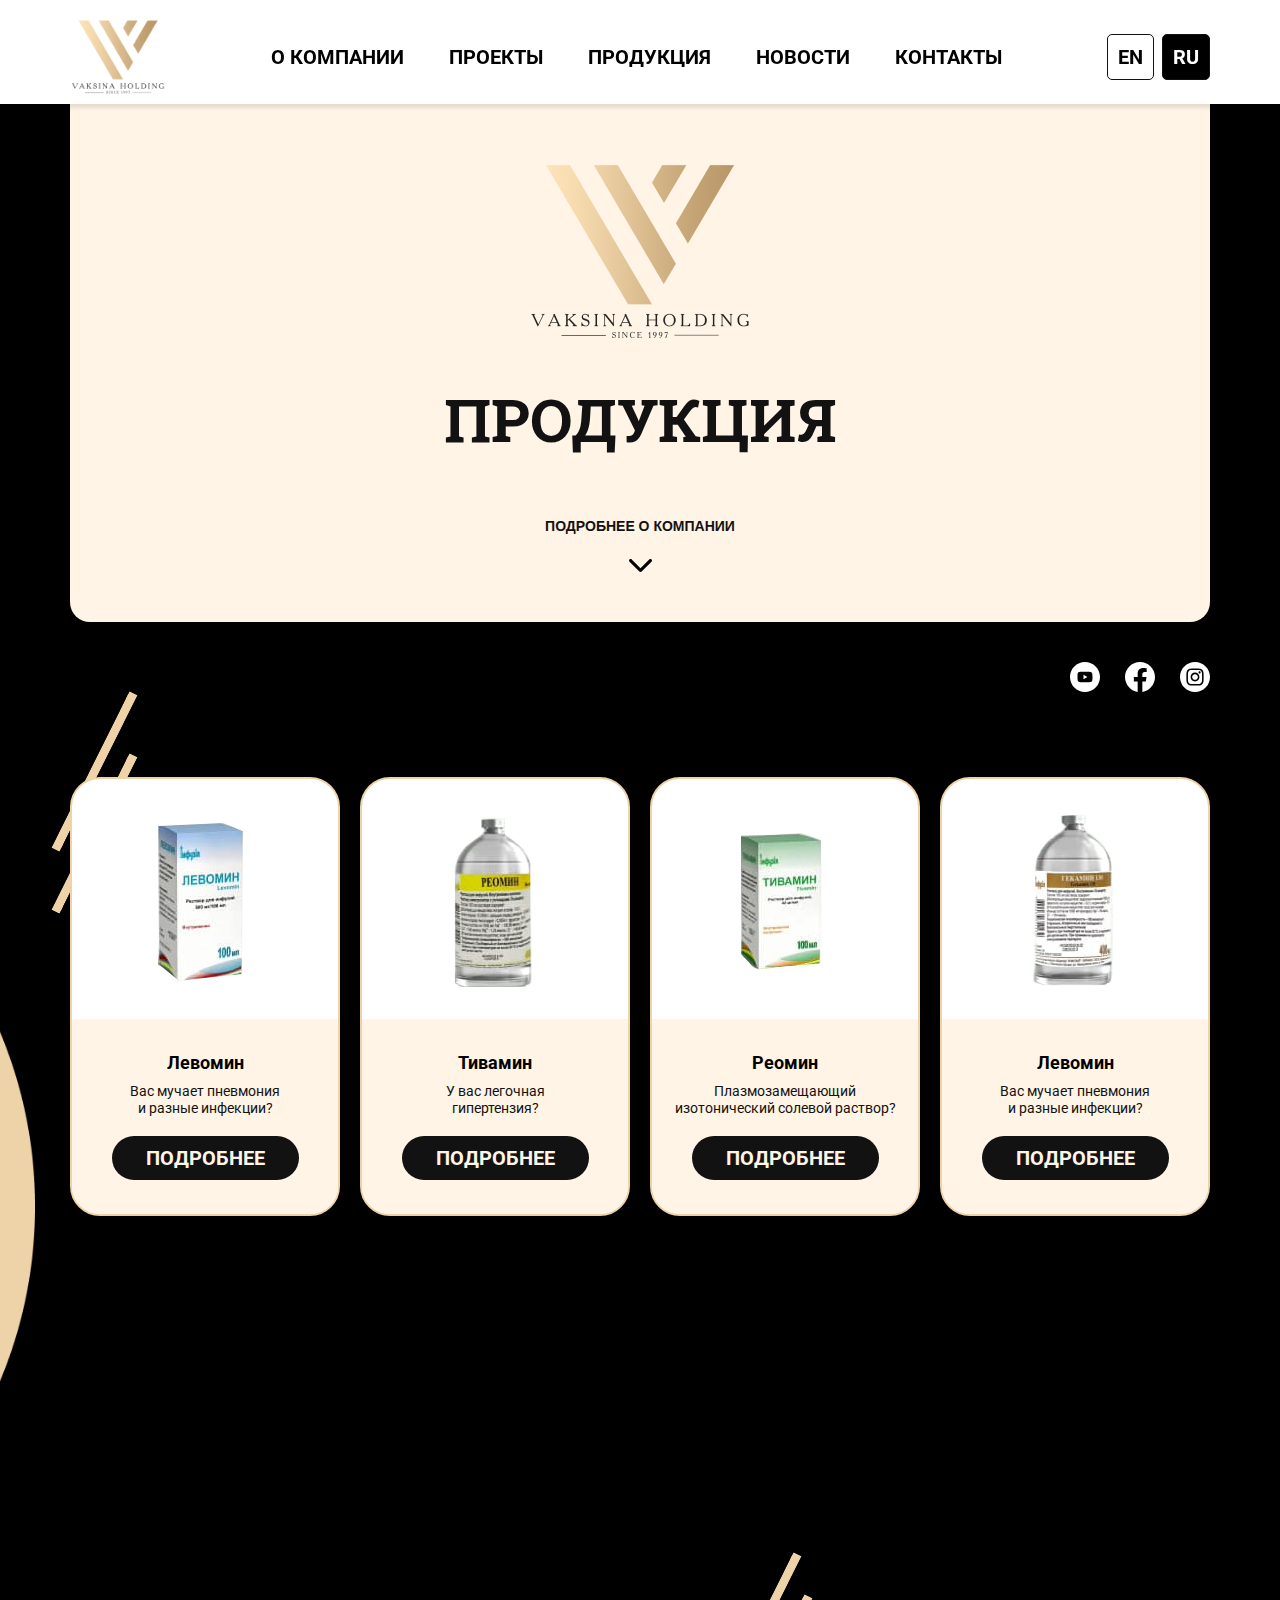
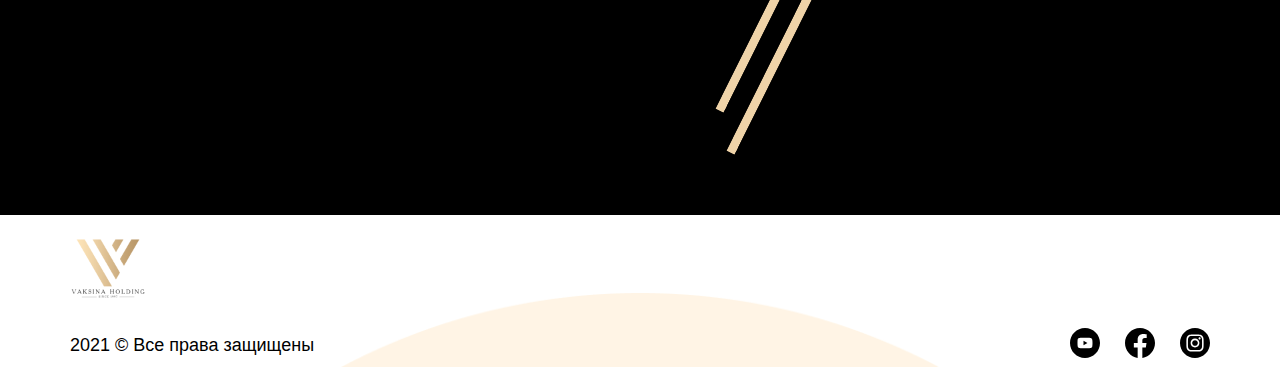
<file: product.html>
<!DOCTYPE html>
<html lang="ru">
  <head>
    <meta charset="UTF-8" />
    <meta http-equiv="X-UA-Compatible" content="IE=edge" />
    <link rel="apple-touch-icon" sizes="57x57" href="img/favicon/apple-icon-57x57.png">
  <link rel="apple-touch-icon" sizes="60x60" href="img/favicon/apple-icon-60x60.png">
  <link rel="apple-touch-icon" sizes="72x72" href="img/favicon/apple-icon-72x72.png">
  <link rel="apple-touch-icon" sizes="76x76" href="img/favicon/apple-icon-76x76.png">
  <link rel="apple-touch-icon" sizes="114x114" href="img/favicon/apple-icon-114x114.png">
  <link rel="apple-touch-icon" sizes="120x120" href="img/favicon/apple-icon-120x120.png">
  <link rel="apple-touch-icon" sizes="144x144" href="img/favicon/apple-icon-144x144.png">
  <link rel="apple-touch-icon" sizes="152x152" href="img/favicon/apple-icon-152x152.png">
  <link rel="apple-touch-icon" sizes="180x180" href="img/favicon/apple-icon-180x180.png">
  <link rel="icon" type="image/png" sizes="192x192" href="img/favicon/android-icon-192x192.png">
  <link rel="icon" type="image/png" sizes="32x32" href="img/favicon/favicon-32x32.png">
  <link rel="icon" type="image/png" sizes="96x96" href="img/favicon/favicon-96x96.png">
  <link rel="icon" type="image/png" sizes="16x16" href="img/favicon/favicon-16x16.png">
  <link rel="manifest" href="img/favicon/manifest.json">
  <meta name="msapplication-TileColor" content="#ffffff">
  <meta name="msapplication-TileImage" content="img/favicon/ms-icon-144x144.png">
  <meta name="theme-color" content="#ffffff">
    <meta name="viewport" content="width=device-width, initial-scale=1.0" />
    <link
      href="https://fonts.googleapis.com/css2?family=Roboto+Slab:wght@500;700&family=Roboto:wght@400;700&display=swap"
      rel="stylesheet"
    />
    <link href="https://unpkg.com/aos@2.3.1/dist/aos.css" rel="stylesheet" />
    <link rel="stylesheet" href="css/animate.css" />
    <link rel="stylesheet" href="css/style.css" />
    <title>Vaksina Holding</title>
  </head>
  <body>
    <!-- Header -->
    <header class="header">
      <div class="container">
        <nav class="nav" id="nav">
          <div class="logo">
            <a class="logo-1" href="index.html">
              <img src="img/intro-logo.png" alt="logo" />
            </a>
            <a class="logo-2" href="index.html">
              <img src="img/logo-2.png" alt="logo" />
            </a>
          </div>
          <div class="nav__link">
            <a href="index.html">
              <span></span><span></span><span></span><span></span> О компании</a
            >
            <a href="project.html">
              <span></span><span></span><span></span><span></span> Проекты</a
            >
            <a href="product.html">
              <span></span><span></span><span></span><span></span> Продукция</a
            >
            <a href="news.html">
              <span></span><span></span><span></span><span></span> Новости</a
            >
            <a href="contact.html">
              <span></span><span></span><span></span><span></span> Контакты</a
            >
          </div>
          <div class="lang">
            <a href="index.html">en</a>
            <a href="index-rus.html">ru</a>
          </div>
        </nav>
        <button class="nav-toggle" id="nav_toggle" type="button">
          <span class="nav-toggle__item">Menu</span>
        </button>
      </div>
    </header>
    <!-- End Header -->
    <!-- Wrapper -->
    <div class="wrapper project-page">
      <!-- Project -->
      <section class="project" data-aos="zoom-in">
        <div class="container">
          <div class="intro-block">
            <div class="intro-logo">
              <img src="img/intro-logo.png" alt="logo" />
            </div>
            <h3 class="intro-title">ПРОДУКЦИЯ</h3>
            <a class="link" href="#about">ПОДРОБНЕЕ О КОМПАНИИ</a>
            <a class="scroll" href="#about">
              <svg
                class="down"
                version="1.1"
                id="Capa_1"
                xmlns="http://www.w3.org/2000/svg"
                xmlns:xlink="http://www.w3.org/1999/xlink"
                x="0px"
                y="0px"
                viewBox="0 0 451.847 451.84"
                xml:space="preserve"
                fill=""
              >
                <g>
                  <path
                    d="M225.923,354.706c-8.098,0-16.195-3.092-22.369-9.263L9.27,151.157c-12.359-12.359-12.359-32.397,0-44.751
                          c12.354-12.354,32.388-12.354,44.748,0l171.905,171.915l171.906-171.909c12.359-12.354,32.391-12.354,44.744,0
                          c12.365,12.354,12.365,32.392,0,44.751L248.292,345.449C242.115,351.621,234.018,354.706,225.923,354.706z"
                    fill=""
                    class="down"
                  />
                </g>
                <g></g>
                <g></g>
                <g></g>
                <g></g>
                <g></g>
                <g></g>
                <g></g>
                <g></g>
                <g></g>
                <g></g>
                <g></g>
                <g></g>
                <g></g>
                <g></g>
                <g></g>
              </svg>
            </a>
          </div>
          <div class="social project-social">
            <a href="#"
              ><svg
                width="30"
                height="30"
                viewBox="0 0 30 30"
                fill=""
                class="youtube-black"
                xmlns="http://www.w3.org/2000/svg"
              >
                <path
                  d="M17.4375 15L13.5 12.75V17.25L17.4375 15Z"
                  fill="white"
                />
                <path
                  fill-rule="evenodd"
                  clip-rule="evenodd"
                  d="M0 15C0 6.71572 6.71572 0 15 0C23.2843 0 30 6.71572 30 15C30 23.2843 23.2843 30 15 30C6.71572 30 0 23.2843 0 15ZM20.8125 10.0312C21.4688 10.2188 21.9375 10.6875 22.125 11.3438C22.5 12.5625 22.5 15 22.5 15C22.5 15 22.5 17.4375 22.2188 18.6562C22.0312 19.3125 21.5625 19.7812 20.9062 19.9688C19.6875 20.25 15 20.25 15 20.25C15 20.25 10.2188 20.25 9.09375 19.9688C8.4375 19.7812 7.96875 19.3125 7.78125 18.6562C7.5 17.4375 7.5 15 7.5 15C7.5 15 7.5 12.5625 7.6875 11.3438C7.875 10.6875 8.34376 10.2188 9.00001 10.0312C10.2188 9.75 14.9062 9.75 14.9062 9.75C14.9062 9.75 19.6875 9.75 20.8125 10.0312Z"
                  fill=""
                />
              </svg>
            </a>
            <a href="#"
              ><svg
                width="30"
                height="30"
                viewBox="0 0 30 30"
                fill=""
                class="facebook-black"
                xmlns="http://www.w3.org/2000/svg"
              >
                <path
                  fill-rule="evenodd"
                  clip-rule="evenodd"
                  d="M30 15.0906C30 6.75709 23.2835 0 15 0C6.71652 0 0 6.75709 0 15.0906C0 22.6224 5.48438 28.8655 12.6562 29.9987V19.4541H8.84665V15.0906H12.6562V11.766C12.6562 7.98455 14.8962 5.8941 18.3221 5.8941C19.9634 5.8941 21.6804 6.18917 21.6804 6.18917V9.90321H19.7879C17.9257 9.90321 17.3431 11.066 17.3431 12.2611V15.0906H21.5029L20.8386 19.4541H17.3438V30C24.5156 28.8675 30 22.6245 30 15.0906Z"
                  fill=""
                />
              </svg>
            </a>
            <a href="#"
              ><svg
                width="30"
                height="30"
                viewBox="0 0 30 30"
                fill=""
                class="instagram-black"
                xmlns="http://www.w3.org/2000/svg"
              >
                <path
                  d="M17.8711 15C17.8711 16.5857 16.5857 17.8711 15 17.8711C13.4143 17.8711 12.1289 16.5857 12.1289 15C12.1289 13.4143 13.4143 12.1289 15 12.1289C16.5857 12.1289 17.8711 13.4143 17.8711 15Z"
                  fill=""
                />
                <path
                  d="M21.7145 9.9202C21.5765 9.5462 21.3563 9.20769 21.0702 8.92982C20.7923 8.64372 20.454 8.42354 20.0798 8.28552C19.7763 8.16765 19.3204 8.02734 18.4806 7.98912C17.5722 7.94769 17.2998 7.93877 15 7.93877C12.7 7.93877 12.4276 7.94746 11.5194 7.98889C10.6796 8.02734 10.2235 8.16765 9.9202 8.28552C9.54597 8.42354 9.20746 8.64372 8.92982 8.92982C8.64372 9.20769 8.42354 9.54597 8.28529 9.9202C8.16742 10.2237 8.02711 10.6799 7.98889 11.5196C7.94746 12.4278 7.93854 12.7002 7.93854 15.0002C7.93854 17.3 7.94746 17.5724 7.98889 18.4808C8.02711 19.3206 8.16742 19.7765 8.28529 20.08C8.42354 20.4543 8.64349 20.7925 8.9296 21.0704C9.20746 21.3565 9.54575 21.5767 9.91997 21.7147C10.2235 21.8328 10.6796 21.9731 11.5194 22.0113C12.4276 22.0528 12.6997 22.0615 14.9998 22.0615C17.3 22.0615 17.5724 22.0528 18.4804 22.0113C19.3201 21.9731 19.7763 21.8328 20.0798 21.7147C20.831 21.4249 21.4247 20.8312 21.7145 20.08C21.8324 19.7765 21.9727 19.3206 22.0111 18.4808C22.0525 17.5724 22.0612 17.3 22.0612 15.0002C22.0612 12.7002 22.0525 12.4278 22.0111 11.5196C21.9729 10.6799 21.8326 10.2237 21.7145 9.9202ZM15 19.4229C12.5571 19.4229 10.5769 17.4429 10.5769 15C10.5769 12.5571 12.5571 10.5771 15 10.5771C17.4426 10.5771 19.4229 12.5571 19.4229 15C19.4229 17.4429 17.4426 19.4229 15 19.4229ZM19.5978 11.4359C19.0269 11.4359 18.5641 10.9731 18.5641 10.4022C18.5641 9.83139 19.0269 9.36859 19.5978 9.36859C20.1686 9.36859 20.6314 9.83139 20.6314 10.4022C20.6312 10.9731 20.1686 11.4359 19.5978 11.4359Z"
                  fill=""
                />
                <path
                  d="M15 0C6.717 0 0 6.717 0 15C0 23.283 6.717 30 15 30C23.283 30 30 23.283 30 15C30 6.717 23.283 0 15 0ZM23.5613 18.5511C23.5197 19.468 23.3739 20.094 23.161 20.6419C22.7135 21.7989 21.7989 22.7135 20.6419 23.161C20.0942 23.3739 19.468 23.5194 18.5513 23.5613C17.6328 23.6032 17.3394 23.6133 15.0002 23.6133C12.6608 23.6133 12.3676 23.6032 11.4489 23.5613C10.5322 23.5194 9.90601 23.3739 9.35829 23.161C8.78334 22.9447 8.26286 22.6057 7.83257 22.1674C7.39449 21.7374 7.05551 21.2167 6.83922 20.6419C6.62636 20.0942 6.48056 19.468 6.4389 18.5513C6.39656 17.6326 6.38672 17.3392 6.38672 15C6.38672 12.6608 6.39656 12.3674 6.43867 11.4489C6.48033 10.532 6.6259 9.90601 6.83876 9.35806C7.05505 8.78334 7.39426 8.26263 7.83257 7.83257C8.26263 7.39426 8.78334 7.05528 9.35806 6.83899C9.90601 6.62613 10.532 6.48056 11.4489 6.43867C12.3674 6.39679 12.6608 6.38672 15 6.38672C17.3392 6.38672 17.6326 6.39679 18.5511 6.4389C19.468 6.48056 20.094 6.62613 20.6419 6.83876C21.2167 7.05505 21.7374 7.39426 22.1677 7.83257C22.6057 8.26286 22.9449 8.78334 23.161 9.35806C23.3741 9.90601 23.5197 10.532 23.5616 11.4489C23.6034 12.3674 23.6133 12.6608 23.6133 15C23.6133 17.3392 23.6034 17.6326 23.5613 18.5511Z"
                  fill=""
                />
              </svg>
            </a>
          </div>
        </div>
      </section>
      <!-- End Project -->

      <!-- Product Content -->
      <section class="product" id="about">
        <div class="container">
          <div class="product-content" data-aos="zoom-in">
            <div class="product-block products-block" data-aos="zoom-in">
              <div class="product-top">
                <img class="product-img" src="img/preparat-1.jpg" alt="photo" />
              </div>
              <div class="product-bottom">
                <h4 class="product-name">Левомин</h4>
                <p class="product-info">
                  Вас мучает пневмония <br> и разные инфекции?
                </p>
                <a class="product-link" href="#">ПОДРОБНЕЕ</a>
              </div>
            </div>
            <div class="product-block products-block" data-aos="zoom-in">
              <div class="product-top">
                <img class="product-img" src="img/preparat-2.jpg" alt="photo" />
              </div>
              <div class="product-bottom">
                <h4 class="product-name">Тивамин</h4>
                <p class="product-info">У вас легочная <br> гипертензия?</p>
                <a class="product-link" href="#">ПОДРОБНЕЕ</a>
              </div>
            </div>
            <div class="product-block products-block" data-aos="zoom-in">
              <div class="product-top">
                <img class="product-img" src="img/preparat-3.jpg" alt="photo" />
              </div>
              <div class="product-bottom">
                <h4 class="product-name">Реомин</h4>
                <p class="product-info">
                  Плазмозамещающий изотонический солевой раствор?
                </p>
                <a class="product-link" href="#">ПОДРОБНЕЕ</a>
              </div>
            </div>
            <div class="product-block products-block" data-aos="zoom-in">
              <div class="product-top">
                <img class="product-img" src="img/preparat-4.jpg" alt="photo" />
              </div>
              <div class="product-bottom">
                <h4 class="product-name">Левомин</h4>
                <p class="product-info">
                  Вас мучает пневмония <br> и разные инфекции?
                </p>
                <a class="product-link" href="#">ПОДРОБНЕЕ</a>
              </div>
            </div>
            <div class="product-block products-block" data-aos="zoom-in">
              <div class="product-top">
                <img class="product-img product-5" src="img/product-5.png" alt="photo" />
              </div>
              <div class="product-bottom">
                <h4 class="product-name">ALMIR STATISTICS</h4>
                <p class="product-info">IT услуги</p>
                <a class="product-link" href="#">ПОДРОБНЕЕ</a>
              </div>
            </div>
            <img class="project-left1" src="img/line.png" alt="photo" />
            <img class="project-left2" src="img/line.png" alt="photo" />
            <img class="project-right1 product-right1" src="img/line.png" alt="photo" />
            <img class="project-right2 product-right2" src="img/line.png" alt="photo" />
          </div>
        </div>
      </section>
      <!-- End Product Content -->
      <img
        class="exclusive-decorate project-decorate"
        src="img/exclusive-decorate.png"
        alt="photo" data-aos="fade-right"
      />
      <!-- Footer -->
      <footer class="footer">
        <div class="container">
          <a class="footer-link" href="index.html">
            <img class="footer-logo" src="img/intro-logo.png" alt="logo" />
          </a>
          <div class="footer-content">
            <div class="footer-left">
              <div class="copyright">2021 © Все права защищены</div>
            </div>
            <div class="footer-right">
              <div class="footer-social">
                <a href="#"
                  ><svg
                    width="30"
                    height="30"
                    viewBox="0 0 30 30"
                    fill=""
                    class="youtube"
                    xmlns="http://www.w3.org/2000/svg"
                  >
                    <path
                      d="M17.4375 15L13.5 12.75V17.25L17.4375 15Z"
                      fill="black"
                    />
                    <path
                      fill-rule="evenodd"
                      clip-rule="evenodd"
                      fill=""
                      d="M0 15C0 6.71572 6.71572 0 15 0C23.2843 0 30 6.71572 30 15C30 23.2843 23.2843 30 15 30C6.71572 30 0 23.2843 0 15ZM20.8125 10.0312C21.4688 10.2188 21.9375 10.6875 22.125 11.3438C22.5 12.5625 22.5 15 22.5 15C22.5 15 22.5 17.4375 22.2188 18.6562C22.0312 19.3125 21.5625 19.7812 20.9062 19.9688C19.6875 20.25 15 20.25 15 20.25C15 20.25 10.2188 20.25 9.09375 19.9688C8.4375 19.7812 7.96875 19.3125 7.78125 18.6562C7.5 17.4375 7.5 15 7.5 15C7.5 15 7.5 12.5625 7.6875 11.3438C7.875 10.6875 8.34376 10.2188 9.00001 10.0312C10.2188 9.75 14.9062 9.75 14.9062 9.75C14.9062 9.75 19.6875 9.75 20.8125 10.0312Z"
                      fill="black"
                    />
                  </svg>
                </a>
                <a href="#"
                  ><svg
                    width="30"
                    height="30"
                    viewBox="0 0 30 30"
                    fill=""
                    class="facebook"
                    xmlns="http://www.w3.org/2000/svg"
                  >
                    <path
                      fill-rule="evenodd"
                      clip-rule="evenodd"
                      fill=""
                      d="M30 15.0906C30 6.75709 23.2835 0 15 0C6.71652 0 0 6.75709 0 15.0906C0 22.6224 5.48438 28.8655 12.6562 29.9987V19.4541H8.84665V15.0906H12.6562V11.766C12.6562 7.98455 14.8962 5.8941 18.3221 5.8941C19.9634 5.8941 21.6804 6.18917 21.6804 6.18917V9.90321H19.7879C17.9257 9.90321 17.3431 11.066 17.3431 12.2611V15.0906H21.5029L20.8386 19.4541H17.3438V30C24.5156 28.8675 30 22.6245 30 15.0906Z"
                      fill="black"
                    />
                  </svg>
                </a>
                <a href="#"
                  ><svg
                    width="30"
                    height="30"
                    viewBox="0 0 30 30"
                    fill=""
                    class="instagram"
                    xmlns="http://www.w3.org/2000/svg"
                  >
                    <path
                      fill=""
                      d="M17.8711 15C17.8711 16.5857 16.5857 17.8711 15 17.8711C13.4143 17.8711 12.1289 16.5857 12.1289 15C12.1289 13.4143 13.4143 12.1289 15 12.1289C16.5857 12.1289 17.8711 13.4143 17.8711 15Z"
                      fill="black"
                    />
                    <path
                      fill=""
                      d="M21.7145 9.9202C21.5765 9.5462 21.3563 9.20769 21.0702 8.92982C20.7923 8.64372 20.454 8.42354 20.0798 8.28552C19.7763 8.16765 19.3204 8.02734 18.4806 7.98912C17.5722 7.94769 17.2998 7.93877 15 7.93877C12.7 7.93877 12.4276 7.94746 11.5194 7.98889C10.6796 8.02734 10.2235 8.16765 9.9202 8.28552C9.54597 8.42354 9.20746 8.64372 8.92982 8.92982C8.64372 9.20769 8.42354 9.54597 8.28529 9.9202C8.16742 10.2237 8.02711 10.6799 7.98889 11.5196C7.94746 12.4278 7.93854 12.7002 7.93854 15.0002C7.93854 17.3 7.94746 17.5724 7.98889 18.4808C8.02711 19.3206 8.16742 19.7765 8.28529 20.08C8.42354 20.4543 8.64349 20.7925 8.9296 21.0704C9.20746 21.3565 9.54575 21.5767 9.91997 21.7147C10.2235 21.8328 10.6796 21.9731 11.5194 22.0113C12.4276 22.0528 12.6997 22.0615 14.9998 22.0615C17.3 22.0615 17.5724 22.0528 18.4804 22.0113C19.3201 21.9731 19.7763 21.8328 20.0798 21.7147C20.831 21.4249 21.4247 20.8312 21.7145 20.08C21.8324 19.7765 21.9727 19.3206 22.0111 18.4808C22.0525 17.5724 22.0612 17.3 22.0612 15.0002C22.0612 12.7002 22.0525 12.4278 22.0111 11.5196C21.9729 10.6799 21.8326 10.2237 21.7145 9.9202ZM15 19.4229C12.5571 19.4229 10.5769 17.4429 10.5769 15C10.5769 12.5571 12.5571 10.5771 15 10.5771C17.4426 10.5771 19.4229 12.5571 19.4229 15C19.4229 17.4429 17.4426 19.4229 15 19.4229ZM19.5978 11.4359C19.0269 11.4359 18.5641 10.9731 18.5641 10.4022C18.5641 9.83139 19.0269 9.36859 19.5978 9.36859C20.1686 9.36859 20.6314 9.83139 20.6314 10.4022C20.6312 10.9731 20.1686 11.4359 19.5978 11.4359Z"
                      fill="black"
                    />
                    <path
                      fill=""
                      d="M15 0C6.717 0 0 6.717 0 15C0 23.283 6.717 30 15 30C23.283 30 30 23.283 30 15C30 6.717 23.283 0 15 0ZM23.5613 18.5511C23.5197 19.468 23.3739 20.094 23.161 20.6419C22.7135 21.7989 21.7989 22.7135 20.6419 23.161C20.0942 23.3739 19.468 23.5194 18.5513 23.5613C17.6328 23.6032 17.3394 23.6133 15.0002 23.6133C12.6608 23.6133 12.3676 23.6032 11.4489 23.5613C10.5322 23.5194 9.90601 23.3739 9.35829 23.161C8.78334 22.9447 8.26286 22.6057 7.83257 22.1674C7.39449 21.7374 7.05551 21.2167 6.83922 20.6419C6.62636 20.0942 6.48056 19.468 6.4389 18.5513C6.39656 17.6326 6.38672 17.3392 6.38672 15C6.38672 12.6608 6.39656 12.3674 6.43867 11.4489C6.48033 10.532 6.6259 9.90601 6.83876 9.35806C7.05505 8.78334 7.39426 8.26263 7.83257 7.83257C8.26263 7.39426 8.78334 7.05528 9.35806 6.83899C9.90601 6.62613 10.532 6.48056 11.4489 6.43867C12.3674 6.39679 12.6608 6.38672 15 6.38672C17.3392 6.38672 17.6326 6.39679 18.5511 6.4389C19.468 6.48056 20.094 6.62613 20.6419 6.83876C21.2167 7.05505 21.7374 7.39426 22.1677 7.83257C22.6057 8.26286 22.9449 8.78334 23.161 9.35806C23.3741 9.90601 23.5197 10.532 23.5616 11.4489C23.6034 12.3674 23.6133 12.6608 23.6133 15C23.6133 17.3392 23.6034 17.6326 23.5613 18.5511Z"
                      fill="black"
                    />
                  </svg>
                </a>
              </div>
            </div>
          </div>
        </div>
        <img class="footer-bg" src="img/footer-bg.png" alt="photo" />
      </footer>
      <!-- End Footer -->
    </div>
    <!-- End Wrapper -->
    <!-- To-Top -->
    <a class="to-top" href="#"></a>
    <!-- End To-Top -->

    <script src="https://cdnjs.cloudflare.com/ajax/libs/jquery/3.6.0/jquery.min.js"></script>
    <script src="js/jquery.waypoints.min.js"></script>
    <script src="js/jquery.counterup.min.js"></script>
    <script src="js/app.js"></script>
    <script src="https://unpkg.com/aos@2.3.1/dist/aos.js"></script>
    <!-- <script src="js/wow.min.js"></script> -->
  </body>
</html>
</file>
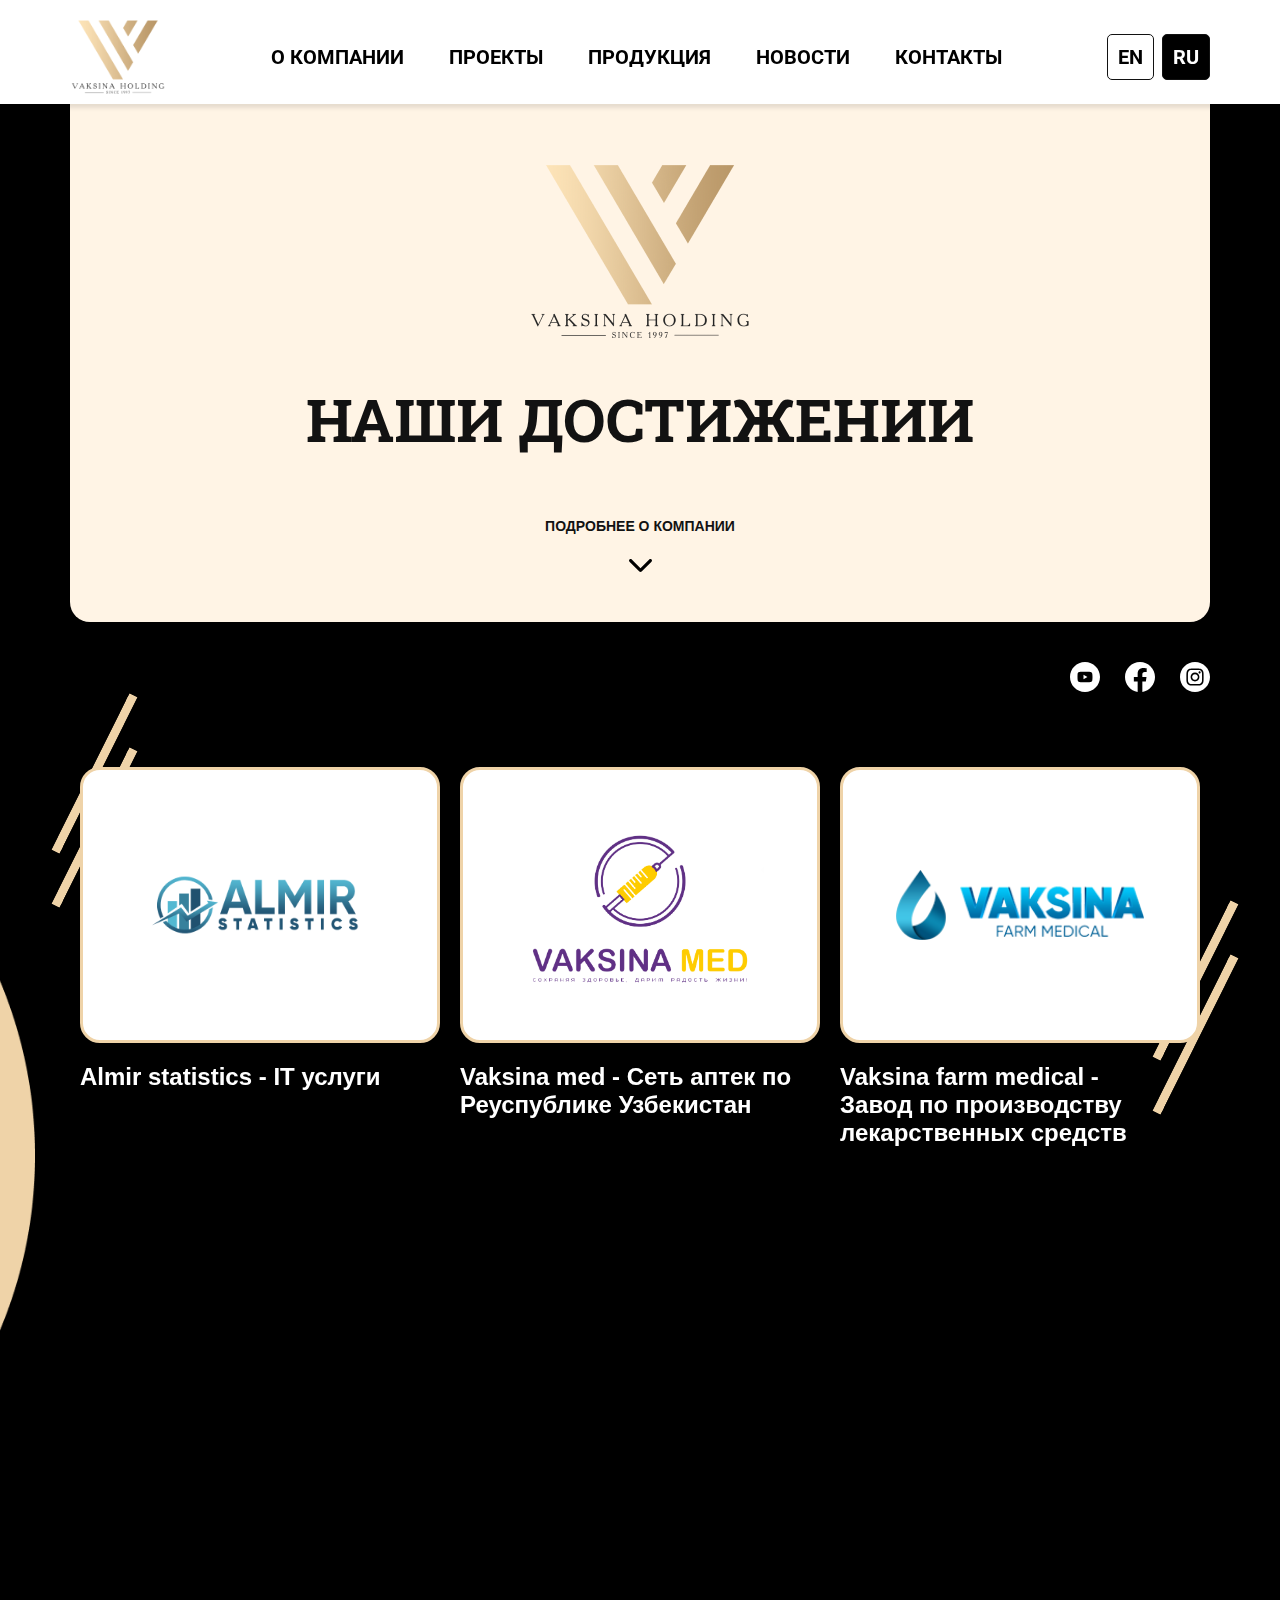
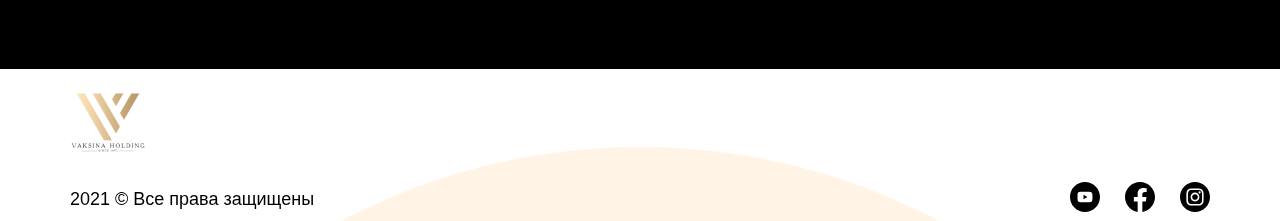
<file: project.html>
<!DOCTYPE html>
<html lang="ru">
  <head>
    <meta charset="UTF-8" />
    <meta http-equiv="X-UA-Compatible" content="IE=edge" />
    <link rel="apple-touch-icon" sizes="57x57" href="img/favicon/apple-icon-57x57.png">
  <link rel="apple-touch-icon" sizes="60x60" href="img/favicon/apple-icon-60x60.png">
  <link rel="apple-touch-icon" sizes="72x72" href="img/favicon/apple-icon-72x72.png">
  <link rel="apple-touch-icon" sizes="76x76" href="img/favicon/apple-icon-76x76.png">
  <link rel="apple-touch-icon" sizes="114x114" href="img/favicon/apple-icon-114x114.png">
  <link rel="apple-touch-icon" sizes="120x120" href="img/favicon/apple-icon-120x120.png">
  <link rel="apple-touch-icon" sizes="144x144" href="img/favicon/apple-icon-144x144.png">
  <link rel="apple-touch-icon" sizes="152x152" href="img/favicon/apple-icon-152x152.png">
  <link rel="apple-touch-icon" sizes="180x180" href="img/favicon/apple-icon-180x180.png">
  <link rel="icon" type="image/png" sizes="192x192" href="img/favicon/android-icon-192x192.png">
  <link rel="icon" type="image/png" sizes="32x32" href="img/favicon/favicon-32x32.png">
  <link rel="icon" type="image/png" sizes="96x96" href="img/favicon/favicon-96x96.png">
  <link rel="icon" type="image/png" sizes="16x16" href="img/favicon/favicon-16x16.png">
  <link rel="manifest" href="img/favicon/manifest.json">
  <meta name="msapplication-TileColor" content="#ffffff">
  <meta name="msapplication-TileImage" content="img/favicon/ms-icon-144x144.png">
  <meta name="theme-color" content="#ffffff">
    <meta name="viewport" content="width=device-width, initial-scale=1.0" />
    <link
      href="https://fonts.googleapis.com/css2?family=Roboto+Slab:wght@500;700&family=Roboto:wght@400;700&display=swap"
      rel="stylesheet"
    />
    <link href="https://unpkg.com/aos@2.3.1/dist/aos.css" rel="stylesheet" />
    <link rel="stylesheet" href="css/animate.css" />
    <link rel="stylesheet" href="css/style.css" />
    <title>Vaksina Holding</title>
  </head>
  <body>
    <!-- Header -->
    <header class="header">
      <div class="container">
        <nav class="nav" id="nav">
          <div class="logo">
            <a class="logo-1" href="index.html">
              <img src="img/intro-logo.png" alt="logo" />
            </a>
            <a class="logo-2" href="index.html">
              <img src="img/logo-2.png" alt="logo" />
            </a>
          </div>
          <div class="nav__link">
            <a href="index.html">
              <span></span><span></span><span></span><span></span> О компании</a
            >
            <a href="project.html">
              <span></span><span></span><span></span><span></span> Проекты</a
            >
            <a href="product.html">
              <span></span><span></span><span></span><span></span> Продукция</a
            >
            <a href="news.html">
              <span></span><span></span><span></span><span></span> Новости</a
            >
            <a href="contact.html">
              <span></span><span></span><span></span><span></span> Контакты</a
            >
          </div>
          <div class="lang">
            <a href="index.html">en</a>
            <a href="index-rus.html">ru</a>
          </div>
        </nav>
        <button class="nav-toggle" id="nav_toggle" type="button">
          <span class="nav-toggle__item">Menu</span>
        </button>
      </div>
    </header>
    <!-- End Header -->
    <!-- Wrapper -->
    <div class="wrapper project-page">
      <!-- Project -->
      <section class="project" data-aos="zoom-in">
        <div class="container">
          <div class="intro-block">
            <div class="intro-logo">
              <img src="img/intro-logo.png" alt="logo" />
            </div>
            <h3 class="intro-title">НАШИ ДОСТИЖЕНИИ</h3>
            <a class="link" href="#about">ПОДРОБНЕЕ О КОМПАНИИ</a>
            <a class="scroll" href="#about">
              <svg
                class="down"
                version="1.1"
                id="Capa_1"
                xmlns="http://www.w3.org/2000/svg"
                xmlns:xlink="http://www.w3.org/1999/xlink"
                x="0px"
                y="0px"
                viewBox="0 0 451.847 451.84"
                xml:space="preserve"
                fill=""
              >
                <g>
                  <path
                    d="M225.923,354.706c-8.098,0-16.195-3.092-22.369-9.263L9.27,151.157c-12.359-12.359-12.359-32.397,0-44.751
                          c12.354-12.354,32.388-12.354,44.748,0l171.905,171.915l171.906-171.909c12.359-12.354,32.391-12.354,44.744,0
                          c12.365,12.354,12.365,32.392,0,44.751L248.292,345.449C242.115,351.621,234.018,354.706,225.923,354.706z"
                    fill=""
                    class="down"
                  />
                </g>
                <g></g>
                <g></g>
                <g></g>
                <g></g>
                <g></g>
                <g></g>
                <g></g>
                <g></g>
                <g></g>
                <g></g>
                <g></g>
                <g></g>
                <g></g>
                <g></g>
                <g></g>
              </svg>
            </a>
          </div>
          <div class="social project-social">
            <a href="#"
              ><svg
                width="30"
                height="30"
                viewBox="0 0 30 30"
                fill=""
                class="youtube-black"
                xmlns="http://www.w3.org/2000/svg"
              >
                <path
                  d="M17.4375 15L13.5 12.75V17.25L17.4375 15Z"
                  fill="white"
                />
                <path
                  fill-rule="evenodd"
                  clip-rule="evenodd"
                  d="M0 15C0 6.71572 6.71572 0 15 0C23.2843 0 30 6.71572 30 15C30 23.2843 23.2843 30 15 30C6.71572 30 0 23.2843 0 15ZM20.8125 10.0312C21.4688 10.2188 21.9375 10.6875 22.125 11.3438C22.5 12.5625 22.5 15 22.5 15C22.5 15 22.5 17.4375 22.2188 18.6562C22.0312 19.3125 21.5625 19.7812 20.9062 19.9688C19.6875 20.25 15 20.25 15 20.25C15 20.25 10.2188 20.25 9.09375 19.9688C8.4375 19.7812 7.96875 19.3125 7.78125 18.6562C7.5 17.4375 7.5 15 7.5 15C7.5 15 7.5 12.5625 7.6875 11.3438C7.875 10.6875 8.34376 10.2188 9.00001 10.0312C10.2188 9.75 14.9062 9.75 14.9062 9.75C14.9062 9.75 19.6875 9.75 20.8125 10.0312Z"
                  fill=""
                />
              </svg>
            </a>
            <a href="#"
              ><svg
                width="30"
                height="30"
                viewBox="0 0 30 30"
                fill=""
                class="facebook-black"
                xmlns="http://www.w3.org/2000/svg"
              >
                <path
                  fill-rule="evenodd"
                  clip-rule="evenodd"
                  d="M30 15.0906C30 6.75709 23.2835 0 15 0C6.71652 0 0 6.75709 0 15.0906C0 22.6224 5.48438 28.8655 12.6562 29.9987V19.4541H8.84665V15.0906H12.6562V11.766C12.6562 7.98455 14.8962 5.8941 18.3221 5.8941C19.9634 5.8941 21.6804 6.18917 21.6804 6.18917V9.90321H19.7879C17.9257 9.90321 17.3431 11.066 17.3431 12.2611V15.0906H21.5029L20.8386 19.4541H17.3438V30C24.5156 28.8675 30 22.6245 30 15.0906Z"
                  fill=""
                />
              </svg>
            </a>
            <a href="#"
              ><svg
                width="30"
                height="30"
                viewBox="0 0 30 30"
                fill=""
                class="instagram-black"
                xmlns="http://www.w3.org/2000/svg"
              >
                <path
                  d="M17.8711 15C17.8711 16.5857 16.5857 17.8711 15 17.8711C13.4143 17.8711 12.1289 16.5857 12.1289 15C12.1289 13.4143 13.4143 12.1289 15 12.1289C16.5857 12.1289 17.8711 13.4143 17.8711 15Z"
                  fill=""
                />
                <path
                  d="M21.7145 9.9202C21.5765 9.5462 21.3563 9.20769 21.0702 8.92982C20.7923 8.64372 20.454 8.42354 20.0798 8.28552C19.7763 8.16765 19.3204 8.02734 18.4806 7.98912C17.5722 7.94769 17.2998 7.93877 15 7.93877C12.7 7.93877 12.4276 7.94746 11.5194 7.98889C10.6796 8.02734 10.2235 8.16765 9.9202 8.28552C9.54597 8.42354 9.20746 8.64372 8.92982 8.92982C8.64372 9.20769 8.42354 9.54597 8.28529 9.9202C8.16742 10.2237 8.02711 10.6799 7.98889 11.5196C7.94746 12.4278 7.93854 12.7002 7.93854 15.0002C7.93854 17.3 7.94746 17.5724 7.98889 18.4808C8.02711 19.3206 8.16742 19.7765 8.28529 20.08C8.42354 20.4543 8.64349 20.7925 8.9296 21.0704C9.20746 21.3565 9.54575 21.5767 9.91997 21.7147C10.2235 21.8328 10.6796 21.9731 11.5194 22.0113C12.4276 22.0528 12.6997 22.0615 14.9998 22.0615C17.3 22.0615 17.5724 22.0528 18.4804 22.0113C19.3201 21.9731 19.7763 21.8328 20.0798 21.7147C20.831 21.4249 21.4247 20.8312 21.7145 20.08C21.8324 19.7765 21.9727 19.3206 22.0111 18.4808C22.0525 17.5724 22.0612 17.3 22.0612 15.0002C22.0612 12.7002 22.0525 12.4278 22.0111 11.5196C21.9729 10.6799 21.8326 10.2237 21.7145 9.9202ZM15 19.4229C12.5571 19.4229 10.5769 17.4429 10.5769 15C10.5769 12.5571 12.5571 10.5771 15 10.5771C17.4426 10.5771 19.4229 12.5571 19.4229 15C19.4229 17.4429 17.4426 19.4229 15 19.4229ZM19.5978 11.4359C19.0269 11.4359 18.5641 10.9731 18.5641 10.4022C18.5641 9.83139 19.0269 9.36859 19.5978 9.36859C20.1686 9.36859 20.6314 9.83139 20.6314 10.4022C20.6312 10.9731 20.1686 11.4359 19.5978 11.4359Z"
                  fill=""
                />
                <path
                  d="M15 0C6.717 0 0 6.717 0 15C0 23.283 6.717 30 15 30C23.283 30 30 23.283 30 15C30 6.717 23.283 0 15 0ZM23.5613 18.5511C23.5197 19.468 23.3739 20.094 23.161 20.6419C22.7135 21.7989 21.7989 22.7135 20.6419 23.161C20.0942 23.3739 19.468 23.5194 18.5513 23.5613C17.6328 23.6032 17.3394 23.6133 15.0002 23.6133C12.6608 23.6133 12.3676 23.6032 11.4489 23.5613C10.5322 23.5194 9.90601 23.3739 9.35829 23.161C8.78334 22.9447 8.26286 22.6057 7.83257 22.1674C7.39449 21.7374 7.05551 21.2167 6.83922 20.6419C6.62636 20.0942 6.48056 19.468 6.4389 18.5513C6.39656 17.6326 6.38672 17.3392 6.38672 15C6.38672 12.6608 6.39656 12.3674 6.43867 11.4489C6.48033 10.532 6.6259 9.90601 6.83876 9.35806C7.05505 8.78334 7.39426 8.26263 7.83257 7.83257C8.26263 7.39426 8.78334 7.05528 9.35806 6.83899C9.90601 6.62613 10.532 6.48056 11.4489 6.43867C12.3674 6.39679 12.6608 6.38672 15 6.38672C17.3392 6.38672 17.6326 6.39679 18.5511 6.4389C19.468 6.48056 20.094 6.62613 20.6419 6.83876C21.2167 7.05505 21.7374 7.39426 22.1677 7.83257C22.6057 8.26286 22.9449 8.78334 23.161 9.35806C23.3741 9.90601 23.5197 10.532 23.5616 11.4489C23.6034 12.3674 23.6133 12.6608 23.6133 15C23.6133 17.3392 23.6034 17.6326 23.5613 18.5511Z"
                  fill=""
                />
              </svg>
            </a>
          </div>
        </div>
      </section>
      <!-- End Project -->

      <!-- Project Content -->
      <div class="project-content" id="about">
        <div class="container">
          <div class="box" data-aos="zoom-in">
            <div class="block" data-aos="zoom-in">
              <div class="project-block">
                <img class="project-img" src="img/project-1.png" alt="logo" />
              </div>
              <h4>Almir statistics - IT услуги</h4>
            </div>
            <div class="block" data-aos="zoom-in">
              <div class="project-block">
                <img class="project-img" src="img/project-2.png" alt="logo" />
              </div>
              <h4>Vaksina med - Сеть аптек по Реуспублике Узбекистан</h4>
            </div>
            <div class="block" data-aos="zoom-in">
              <div class="project-block">
                <img class="project-img" src="img/project-3.png" alt="logo" />
              </div>
              <h4>
                Vaksina farm medical - <br> Завод по производству лекарственных
                средств
              </h4>
            </div>
            <div class="block" data-aos="zoom-in">
              <div class="project-block">
                <img class="project-img" src="img/project-4.png" alt="logo" />
              </div>
              <h4>Farm luxe invest - Дистрибьюторская компания</h4>
            </div>
            <div class="block" data-aos="zoom-in">
              <div class="project-block">
                <img class="project-img" src="img/project-5.png" alt="logo" />
              </div>
              <h4>Zarafshon marketing group - Маркетинговая компания</h4>
            </div>
            <img class="project-left1" src="img/line.png" alt="photo" />
            <img class="project-left2" src="img/line.png" alt="photo" />
            <img class="project-right1" src="img/line.png" alt="photo" />
            <img class="project-right2" src="img/line.png" alt="photo" />
          </div>
        </div>
        <img class="exclusive-decorate project-decorate" src="img/exclusive-decorate.png" alt="photo" data-aos="fade-right">
      </div>
      <!-- End Project Content -->
      <!-- Footer -->
      <footer class="footer">
        <div class="container">
          <a class="footer-link" href="index.html">
            <img class="footer-logo" src="img/intro-logo.png" alt="logo" />
          </a>
          <div class="footer-content">
            <div class="footer-left">
              <div class="copyright">2021 © Все права защищены</div>
            </div>
            <div class="footer-right">
              <div class="footer-social">
                <a href="#"
                  ><svg
                    width="30"
                    height="30"
                    viewBox="0 0 30 30"
                    fill=""
                    class="youtube"
                    xmlns="http://www.w3.org/2000/svg"
                  >
                    <path
                      d="M17.4375 15L13.5 12.75V17.25L17.4375 15Z"
                      fill="black"
                    />
                    <path
                      fill-rule="evenodd"
                      clip-rule="evenodd"
                      fill=""
                      d="M0 15C0 6.71572 6.71572 0 15 0C23.2843 0 30 6.71572 30 15C30 23.2843 23.2843 30 15 30C6.71572 30 0 23.2843 0 15ZM20.8125 10.0312C21.4688 10.2188 21.9375 10.6875 22.125 11.3438C22.5 12.5625 22.5 15 22.5 15C22.5 15 22.5 17.4375 22.2188 18.6562C22.0312 19.3125 21.5625 19.7812 20.9062 19.9688C19.6875 20.25 15 20.25 15 20.25C15 20.25 10.2188 20.25 9.09375 19.9688C8.4375 19.7812 7.96875 19.3125 7.78125 18.6562C7.5 17.4375 7.5 15 7.5 15C7.5 15 7.5 12.5625 7.6875 11.3438C7.875 10.6875 8.34376 10.2188 9.00001 10.0312C10.2188 9.75 14.9062 9.75 14.9062 9.75C14.9062 9.75 19.6875 9.75 20.8125 10.0312Z"
                      fill="black"
                    />
                  </svg>
                </a>
                <a href="#"
                  ><svg
                    width="30"
                    height="30"
                    viewBox="0 0 30 30"
                    fill=""
                    class="facebook"
                    xmlns="http://www.w3.org/2000/svg"
                  >
                    <path
                      fill-rule="evenodd"
                      clip-rule="evenodd"
                      fill=""
                      d="M30 15.0906C30 6.75709 23.2835 0 15 0C6.71652 0 0 6.75709 0 15.0906C0 22.6224 5.48438 28.8655 12.6562 29.9987V19.4541H8.84665V15.0906H12.6562V11.766C12.6562 7.98455 14.8962 5.8941 18.3221 5.8941C19.9634 5.8941 21.6804 6.18917 21.6804 6.18917V9.90321H19.7879C17.9257 9.90321 17.3431 11.066 17.3431 12.2611V15.0906H21.5029L20.8386 19.4541H17.3438V30C24.5156 28.8675 30 22.6245 30 15.0906Z"
                      fill="black"
                    />
                  </svg>
                </a>
                <a href="#"
                  ><svg
                    width="30"
                    height="30"
                    viewBox="0 0 30 30"
                    fill=""
                    class="instagram"
                    xmlns="http://www.w3.org/2000/svg"
                  >
                    <path
                      fill=""
                      d="M17.8711 15C17.8711 16.5857 16.5857 17.8711 15 17.8711C13.4143 17.8711 12.1289 16.5857 12.1289 15C12.1289 13.4143 13.4143 12.1289 15 12.1289C16.5857 12.1289 17.8711 13.4143 17.8711 15Z"
                      fill="black"
                    />
                    <path
                      fill=""
                      d="M21.7145 9.9202C21.5765 9.5462 21.3563 9.20769 21.0702 8.92982C20.7923 8.64372 20.454 8.42354 20.0798 8.28552C19.7763 8.16765 19.3204 8.02734 18.4806 7.98912C17.5722 7.94769 17.2998 7.93877 15 7.93877C12.7 7.93877 12.4276 7.94746 11.5194 7.98889C10.6796 8.02734 10.2235 8.16765 9.9202 8.28552C9.54597 8.42354 9.20746 8.64372 8.92982 8.92982C8.64372 9.20769 8.42354 9.54597 8.28529 9.9202C8.16742 10.2237 8.02711 10.6799 7.98889 11.5196C7.94746 12.4278 7.93854 12.7002 7.93854 15.0002C7.93854 17.3 7.94746 17.5724 7.98889 18.4808C8.02711 19.3206 8.16742 19.7765 8.28529 20.08C8.42354 20.4543 8.64349 20.7925 8.9296 21.0704C9.20746 21.3565 9.54575 21.5767 9.91997 21.7147C10.2235 21.8328 10.6796 21.9731 11.5194 22.0113C12.4276 22.0528 12.6997 22.0615 14.9998 22.0615C17.3 22.0615 17.5724 22.0528 18.4804 22.0113C19.3201 21.9731 19.7763 21.8328 20.0798 21.7147C20.831 21.4249 21.4247 20.8312 21.7145 20.08C21.8324 19.7765 21.9727 19.3206 22.0111 18.4808C22.0525 17.5724 22.0612 17.3 22.0612 15.0002C22.0612 12.7002 22.0525 12.4278 22.0111 11.5196C21.9729 10.6799 21.8326 10.2237 21.7145 9.9202ZM15 19.4229C12.5571 19.4229 10.5769 17.4429 10.5769 15C10.5769 12.5571 12.5571 10.5771 15 10.5771C17.4426 10.5771 19.4229 12.5571 19.4229 15C19.4229 17.4429 17.4426 19.4229 15 19.4229ZM19.5978 11.4359C19.0269 11.4359 18.5641 10.9731 18.5641 10.4022C18.5641 9.83139 19.0269 9.36859 19.5978 9.36859C20.1686 9.36859 20.6314 9.83139 20.6314 10.4022C20.6312 10.9731 20.1686 11.4359 19.5978 11.4359Z"
                      fill="black"
                    />
                    <path
                      fill=""
                      d="M15 0C6.717 0 0 6.717 0 15C0 23.283 6.717 30 15 30C23.283 30 30 23.283 30 15C30 6.717 23.283 0 15 0ZM23.5613 18.5511C23.5197 19.468 23.3739 20.094 23.161 20.6419C22.7135 21.7989 21.7989 22.7135 20.6419 23.161C20.0942 23.3739 19.468 23.5194 18.5513 23.5613C17.6328 23.6032 17.3394 23.6133 15.0002 23.6133C12.6608 23.6133 12.3676 23.6032 11.4489 23.5613C10.5322 23.5194 9.90601 23.3739 9.35829 23.161C8.78334 22.9447 8.26286 22.6057 7.83257 22.1674C7.39449 21.7374 7.05551 21.2167 6.83922 20.6419C6.62636 20.0942 6.48056 19.468 6.4389 18.5513C6.39656 17.6326 6.38672 17.3392 6.38672 15C6.38672 12.6608 6.39656 12.3674 6.43867 11.4489C6.48033 10.532 6.6259 9.90601 6.83876 9.35806C7.05505 8.78334 7.39426 8.26263 7.83257 7.83257C8.26263 7.39426 8.78334 7.05528 9.35806 6.83899C9.90601 6.62613 10.532 6.48056 11.4489 6.43867C12.3674 6.39679 12.6608 6.38672 15 6.38672C17.3392 6.38672 17.6326 6.39679 18.5511 6.4389C19.468 6.48056 20.094 6.62613 20.6419 6.83876C21.2167 7.05505 21.7374 7.39426 22.1677 7.83257C22.6057 8.26286 22.9449 8.78334 23.161 9.35806C23.3741 9.90601 23.5197 10.532 23.5616 11.4489C23.6034 12.3674 23.6133 12.6608 23.6133 15C23.6133 17.3392 23.6034 17.6326 23.5613 18.5511Z"
                      fill="black"
                    />
                  </svg>
                </a>
              </div>
            </div>
          </div>
        </div>
        <img class="footer-bg" src="img/footer-bg.png" alt="photo" />
      </footer>
      <!-- End Footer -->
    </div>
    <!-- End Wrapper -->
    <!-- To-Top -->
    <a class="to-top" href="#"></a>
    <!-- End To-Top -->

    <script src="https://cdnjs.cloudflare.com/ajax/libs/jquery/3.6.0/jquery.min.js"></script>
    <script src="js/jquery.waypoints.min.js"></script>
    <script src="js/jquery.counterup.min.js"></script>
    <script src="js/app.js"></script>
    <script src="https://unpkg.com/aos@2.3.1/dist/aos.js"></script>
    <!-- <script src="js/wow.min.js"></script> -->
  </body>
</html>
</file>
<file: css/style.css>
*,
*::before,
*::after {
    box-sizing: border-box;
    -webkit-box-sizing: border-box;
    -moz-box-sizing: border-box;
    margin: 0;
    padding: 0;
}

html {
    scroll-behavior: smooth;
}

p {
    margin: 0;
    padding: 0;
}

h1,
h2,
h3,
h4,
h5,
h6 {
    margin: 0;
    padding: 0;
}

li {
    list-style: none;
}

a {
    color: #fff;
    text-decoration: none;
}

img {
    width: 100%;
    height: auto;
}

body {
    font-family: 'Dosis', sans-serif;
    font-weight: 400;
    font-size: 18px;
}

.container {
    max-width: 1170px;
    width: 100%;
    padding: 0 15px;
    margin: 0 auto;
}

.to-top {
    background: url('../img/top.png') no-repeat;
    position: fixed;
    bottom: 16px;
    right: 32px;
    width: 50px;
    height: 50px;
    opacity: 0;
    z-index: 99;
    pointer-events: none;
    -webkit-transition: all .3s ease-in;
    -o-transition: all .3s ease-in;
    transition: all .3s ease-in;
}

.to-top.active {
    bottom: 32px;
    pointer-events: auto;
    opacity: 1;
}

/* Wrapper
=================================== */
.wrapper {
    background: #000;
    overflow: hidden;
}

/*  Nav-toggle
========================== */

.nav-toggle {
    position: absolute;
    padding: 15px;
    font-size: 0;
    color: transparent;
    border: 0;
    background: none;
    cursor: pointer;
    display: none;
    top: 24px;
    right: 24px;
    z-index: 1;
    width: 30px;
}

.nav__menu {
    display: -webkit-box;
    display: -ms-flexbox;
    display: flex;
    -webkit-box-pack: justify;
    -ms-flex-pack: justify;
    justify-content: space-between;
}

.nav-toggle:focus {
    outline: 0;
}

.nav-toggle__item {
    width: 100%;
    height: 3px;
    display: block;
    background-color: #D1AA6F;
    position: absolute;
    top: 0;
    bottom: 0;
    right: 0;
    left: 0;
    margin: auto;
    -webkit-transition: all .5s linear;
    -o-transition: all .5s linear;
    transition: all .5s linear;
}

.nav-toggle.active .nav-toggle__item {
    background: none;
}

.nav-toggle__item::before,
.nav-toggle__item::after {
    content: "";
    width: 100%;
    height: 3px;
    background-color: #D1AA6F;
    position: absolute;
    left: 0;
    z-index: 1;
    -webkit-transition: -webkit-transform .5s linear;
    transition: -webkit-transform .5s linear;
    -o-transition: transform .5s linear;
    transition: transform .5s linear;
    transition: transform .5s linear, -webkit-transform .5s linear;
    transition: transform .5s linear, -webkit-transform .2s linear;
}

.nav-toggle__item::before {
    top: -8px;
}

.nav-toggle.active .nav-toggle__item::before {
    -webkit-transform-origin: left top;
    -ms-transform-origin: left top;
    transform-origin: left top;
    -webkit-transform: rotate(400deg) translateX(-5px);
    -ms-transform: rotate(400deg) translateX(-5px);
    transform: rotate(400deg) translateX(-5px);
    margin: 10px;
    margin-top: -3px;
}

.nav-toggle.active .nav-toggle__item::after {
    -webkit-transform-origin: left bottom;
    -ms-transform-origin: left bottom;
    transform-origin: left bottom;
    -webkit-transform: rotate(-400deg) translateX(-5px);
    -ms-transform: rotate(-400deg) translateX(-5px);
    transform: rotate(-400deg) translateX(-5px);
    margin: 10px;
    margin-bottom: 7px;
}

.nav-toggle__item::after {
    bottom: -8px;
}

/* Header
=================================== */
.header {
    -webkit-box-shadow: 0px 4px 4px rgba(0, 0, 0, 0.1);
            box-shadow: 0px 4px 4px rgba(0, 0, 0, 0.1);
    position: relative;
    z-index: 9999;
}

.nav {
    display: -webkit-box;
    display: -ms-flexbox;
    display: flex;
    -webkit-box-pack: center;
        -ms-flex-pack: center;
            justify-content: center;
    -webkit-box-pack: justify;
        -ms-flex-pack: justify;
            justify-content: space-between;
    -webkit-box-align: center;
        -ms-flex-align: center;
            align-items: center;
    padding-top: 20px;
    padding-bottom: 10px;
}

.nav.fixed {
    width: 100%;
    display: -webkit-box;
    display: -ms-flexbox;
    display: flex;
    -webkit-box-pack: center;
        -ms-flex-pack: center;
            justify-content: center;
    -webkit-box-align: center;
        -ms-flex-align: center;
            align-items: center;
    position: fixed;
    z-index: 2;
    border: none;
    background: #ffffff;
    -webkit-box-shadow: 0px 4px 4px rgba(0, 0, 0, 0.1);
            box-shadow: 0px 4px 4px rgba(0, 0, 0, 0.1);
    left: 0;
    -webkit-transition: all .5s ease-in;
    -o-transition: all .5s ease-in;
    transition: all .5s ease-in;
}

.logo {
    width: 96px;
    height: 74px;
}

.logo-2 {
    display: none;
}

.nav__link a {
    font-family: 'Roboto', sans-serif;
    font-weight: 700;
    font-size: 20px;
    padding: 5px 20px;
    position: relative;
    margin: 0;
    display: inline-block;
    color: #000;
    text-transform: uppercase;
}

.nav__link a span {
    position: absolute;
    display: block;
    background: #ffd24b;
}

.nav__link a span:nth-child(1) {
    left: 0;
    bottom: 0;
    width: 2px;
    height: 100%;
    transform: scaleY(0);
    -webkit-transform: scaleY(0);
    -moz-transform: scaleY(0);
    -ms-transform: scaleY(0);
    -o-transform: scaleY(0);
    -webkit-transform-origin: top;
        -ms-transform-origin: top;
            transform-origin: top;
    -webkit-transition: -webkit-transform .5s;
    transition: -webkit-transform .5s;
    transition: transform .5s;
    transition: transform .5s, -webkit-transform .5s;
    -webkit-transition: transform .5s;
    -moz-transition: transform .5s;
    -ms-transition: transform .5s;
    -o-transition: transform .5s;
}

.nav__link a:hover span:nth-child(1) {
    transform: scaleY(1);
    -webkit-transform: scaleY(1);
    -moz-transform: scaleY(1);
    -ms-transform: scaleY(1);
    -o-transform: scaleY(1);
    -webkit-transform-origin: bottom;
        -ms-transform-origin: bottom;
            transform-origin: bottom;
    -webkit-transition: -webkit-transform .5s;
    transition: -webkit-transform .5s;
    transition: transform .5s;
    transition: transform .5s, -webkit-transform .5s;
    -webkit-transition: transform .5s;
    -moz-transition: transform .5s;
    -ms-transition: transform .5s;
    -o-transition: transform .5s;
}

.nav__link a span:nth-child(2) {
    left: 0;
    bottom: 0;
    width: 100%;
    height: 2px;
    transform: scaleX(0);
    -webkit-transform: scaleX(0);
    -moz-transform: scaleX(0);
    -ms-transform: scaleX(0);
    -o-transform: scaleX(0);
    -webkit-transform-origin: left;
        -ms-transform-origin: left;
            transform-origin: left;
    -webkit-transition: -webkit-transform .5s;
    transition: -webkit-transform .5s;
    transition: transform .5s;
    transition: transform .5s, -webkit-transform .5s;
    -webkit-transition: transform .5s;
    -moz-transition: transform .5s;
    -ms-transition: transform .5s;
    -o-transition: transform .5s;
}

.nav__link a:hover span:nth-child(2) {
    transform: scaleX(1);
    -webkit-transform: scaleX(1);
    -moz-transform: scaleX(1);
    -ms-transform: scaleX(1);
    -o-transform: scaleX(1);
    -webkit-transform-origin: right;
        -ms-transform-origin: right;
            transform-origin: right;
    -webkit-transition: -webkit-transform .5s;
    transition: -webkit-transform .5s;
    transition: transform .5s;
    transition: transform .5s, -webkit-transform .5s;
    -webkit-transition: transform .5s;
    -moz-transition: transform .5s;
    -ms-transition: transform .5s;
    -o-transition: transform .5s;
}

.nav__link a span:nth-child(3) {
    right: 0;
    top: 0;
    width: 2px;
    height: 100%;
    transform: scaleY(0);
    -webkit-transform: scaleY(0);
    -moz-transform: scaleY(0);
    -ms-transform: scaleY(0);
    -o-transform: scaleY(0);
    -webkit-transform-origin: bottom;
        -ms-transform-origin: bottom;
            transform-origin: bottom;
    -webkit-transition: -webkit-transform .5s;
    transition: -webkit-transform .5s;
    transition: transform .5s;
    transition: transform .5s, -webkit-transform .5s;
    -webkit-transition: transform .5s;
    -moz-transition: transform .5s;
    -ms-transition: transform .5s;
    -o-transition: transform .5s;
}

.nav__link a:hover span:nth-child(3) {
    transform: scaleY(1);
    -webkit-transform: scaleY(1);
    -moz-transform: scaleY(1);
    -ms-transform: scaleY(1);
    -o-transform: scaleY(1);
    -webkit-transform-origin: top;
        -ms-transform-origin: top;
            transform-origin: top;
    -webkit-transition: -webkit-transform .5s;
    transition: -webkit-transform .5s;
    transition: transform .5s;
    transition: transform .5s, -webkit-transform .5s;
    -webkit-transition: transform .5s;
    -moz-transition: transform .5s;
    -ms-transition: transform .5s;
    -o-transition: transform .5s;
}

.nav__link a span:nth-child(4) {
    left: 0;
    top: 0;
    width: 100%;
    height: 2px;
    transform: scaleX(0);
    -webkit-transform: scaleX(0);
    -moz-transform: scaleX(0);
    -ms-transform: scaleX(0);
    -o-transform: scaleX(0);
    -webkit-transform-origin: right;
        -ms-transform-origin: right;
            transform-origin: right;
    -webkit-transition: -webkit-transform .5s;
    transition: -webkit-transform .5s;
    transition: transform .5s;
    transition: transform .5s, -webkit-transform .5s;
    -webkit-transition: transform .5s;
    -moz-transition: transform .5s;
    -ms-transition: transform .5s;
    -o-transition: transform .5s;
}

.nav__link a:hover span:nth-child(4) {
    transform: scaleX(1);
    -webkit-transform: scaleX(1);
    -moz-transform: scaleX(1);
    -ms-transform: scaleX(1);
    -o-transform: scaleX(1);
    -webkit-transform-origin: left;
        -ms-transform-origin: left;
            transform-origin: left;
    -webkit-transition: -webkit-transform .5s;
    transition: -webkit-transform .5s;
    transition: transform .5s;
    transition: transform .5s, -webkit-transform .5s;
    -webkit-transition: transform .5s;
    -moz-transition: transform .5s;
    -ms-transition: transform .5s;
    -o-transition: transform .5s;
}

.nav__link a:hover {
    /* color: #ffd24b; */
    transition: all .3s ease-in;
    -webkit-transition: all .3s ease-in;
    -moz-transition: all .3s ease-in;
    -ms-transition: all .3s ease-in;
    -o-transition: all .3s ease-in;
}

.nav__link a:last-child {
    margin-right: 0;
}

.lang {
    display: -webkit-box;
    display: -ms-flexbox;
    display: flex;
}

.lang a {
    font-family: 'Roboto', sans-serif;
    font-weight: 700;
    font-size: 20px;
    padding: 10px;
    color: #000;
    border: 1px solid #121212;
    text-transform: uppercase;
    border-radius: 5px;
}

.lang a:first-child {
    margin-right: 8px;
}

.lang a:first-child:hover {
    background: #000;
    color: #fff;
    -webkit-transition: all .3s ease-in;
    -o-transition: all .3s ease-in;
    transition: all .3s ease-in;
}

.lang a:last-child {
    color: #fff;
    background: #000;
}

.lang a:last-child:hover {
    background: #fff;
    color: #000;
    -webkit-transition: all .3s ease-in;
    -o-transition: all .3s ease-in;
    transition: all .3s ease-in;
}

/* Intro
=================================== */
.intro {
    position: relative;
    height: 650px;
    overflow: hidden;
    width: 100%;
    display: -webkit-box;
    display: -ms-flexbox;
    display: flex;
    -webkit-box-pack: center;
        -ms-flex-pack: center;
            justify-content: center;
    -webkit-box-orient: vertical;
    -webkit-box-direction: normal;
        -ms-flex-direction: column;
            flex-direction: column;
    -webkit-box-align: center;
        -ms-flex-align: center;
            align-items: center;
}

.intro::after {
    background: #FFF4E5;
    border-radius: 50%;
    width: 1319px;
    height: 1319px;
    z-index: -1;
    top: -120%;
    left: 50%;
    -webkit-transform: translate(-50%, 0);
        -ms-transform: translate(-50%, 0);
            transform: translate(-50%, 0);
    right: 0;
    margin: 0 auto;
    content: "";
    position: absolute;
}

.intro-logo {
    width: 228px;
    height: 175px;
    margin-bottom: 40px;
}

.intro-title {
    font-family: 'Roboto Slab', sans-serif;
    font-weight: 700;
    font-size: 60px;
    color: #121212;
    margin-bottom: 60px;
}

.link {
    font-family: 'Karla', sans-serif;
    font-weight: 700;
    font-size: 14px;
    color: #121212;
    padding-bottom: 10px;
}

.scroll {
    padding: 10px;
}

.down {
    fill: #000;
    width: 23px;
    cursor: pointer;
    padding-bottom: 60px;
}

.down:hover {
    fill: #c00;
}

.intro .container {
    position: relative;
}

.social {
    display: -webkit-box;
    display: -ms-flexbox;
    display: flex;
    right: 0;
    position: absolute;
    top: 90%;
}

.social svg {
    width: 45px;
    height: 45px;
    margin: 0 10px;
}

.social svg:last-child {
    margin-right: 0;
    padding-right: 15px;
}

.youtube:hover {
    fill: #EFD3A8;
    -webkit-transition: all .3s ease-in;
    -o-transition: all .3s ease-in;
    transition: all .3s ease-in;
}

.facebook:hover {
    fill: #EFD3A8;
    -webkit-transition: all .3s ease-in;
    -o-transition: all .3s ease-in;
    transition: all .3s ease-in;
}

.instagram:hover {
    fill: #EFD3A8;
    -webkit-transition: all .3s ease-in;
    -o-transition: all .3s ease-in;
    transition: all .3s ease-in;
}

.line-left1 {
    position: absolute;
    left: -5px;
    width: 9px;
    height: 175px;
    background: #EFD3A8;
    -webkit-transform: rotate(-25deg);
        -ms-transform: rotate(-25deg);
            transform: rotate(-25deg);
}

.line-left2 {
    position: absolute;
    left: -5px;
    width: 9px;
    height: 175px;
    background: #EFD3A8;
    -webkit-transform: rotate(-25deg);
        -ms-transform: rotate(-25deg);
            transform: rotate(-25deg);
    top: 47%;
}

.line-right1 {
    position: absolute;
    right: -5px;
    width: 9px;
    height: 175px;
    background: #EFD3A8;
    -webkit-transform: rotate(25deg);
        -ms-transform: rotate(25deg);
            transform: rotate(25deg);
}

.line-right2 {
    position: absolute;
    right: -5px;
    width: 9px;
    height: 175px;
    background: #EFD3A8;
    -webkit-transform: rotate(25deg);
        -ms-transform: rotate(25deg);
            transform: rotate(25deg);
    top: 47%;
}

/* About
=================================== */
.about__content {
    display: -webkit-box;
    display: -ms-flexbox;
    display: flex;
    -webkit-box-pack: justify;
        -ms-flex-pack: justify;
            justify-content: space-between;
    -webkit-box-align: center;
        -ms-flex-align: center;
            align-items: center;
    padding-top: 90px;
    -ms-flex-wrap: wrap;
        flex-wrap: wrap;
    position: relative;
    z-index: 2;
}

.about .container {
    position: relative;
}

.about-line1 {
    position: absolute;
    right: 25px;
    width: 9px;
    height: 175px;
    background: #EFD3A8;
    -webkit-transform: rotate(25deg);
        -ms-transform: rotate(25deg);
            transform: rotate(25deg);
    top: 53%;
    z-index: 1;
}

.about-line2 {
    position: absolute;
    right: 25px;
    width: 9px;
    height: 175px;
    background: #EFD3A8;
    -webkit-transform: rotate(25deg);
        -ms-transform: rotate(25deg);
            transform: rotate(25deg);
    top: 68%;
    z-index: 1;
}

.about__content-left {
    padding-top: 40px;
}

.about-title {
    font-family: 'Roboto Slab', sans-serif;
    font-weight: 700;
    font-size: 40px;
    color: #D1AA6F;
    margin-bottom: 15px;
}

.about-suptitle {
    font-family: 'Roboto Slab', sans-serif;
    font-weight: 500;
    font-size: 18px;
    color: #fff;
    max-width: 326px;
    line-height: 24px;
    margin-bottom: 20px;
}

.about-text1,
.about-text2 {
    font-family: 'Roboto', sans-serif;
    font-size: 14px;
    line-height: 16px;
    color: #fff;
    max-width: 455px;
}

/* Exclusive
=================================== */
.exclusive {
    padding-top: 100px;
    position: relative;
}

.exclusive-decorate {
    position: absolute;
    left: 0;
    top: 0;
    width: 80px;
    z-index: 0;
}

.exclusive-left {
    position: absolute;
    left: 0;
    top: 0;
    width: 106px;
    z-index: 0;
}

.exclusive-decorate2 {
    position: absolute;
    right: 0;
    top: 50%;
    width: 80px;
    /* transform: rotate(180deg); */
    z-index: 0;
}

.exclusive-right {
    position: absolute;
    right: 0;
    top: 0;
    width: 106px;
    -webkit-transform: rotate(180deg);
        -ms-transform: rotate(180deg);
            transform: rotate(180deg);
    z-index: 0;
}

.exclusive-content {
    display: -webkit-box;
    display: -ms-flexbox;
    display: flex;
    -webkit-box-pack: justify;
        -ms-flex-pack: justify;
            justify-content: space-between;
}

.exclusive-title {
    color: #D1AA6F;
    font-family: 'Roboto Slab', sans-serif;
    font-size: 40px;
    line-height: 52px;
    font-weight: 700;
    margin-bottom: 70px;
}

.exclusive-block {
    width: 290px;
    cursor: pointer;
}

.block-title {
    font-family: 'Arial', sans-serif;
    color: #fff;
    font-size: 27px;
    line-height: 31px;
    padding-top: 20px;
}

.exclusive-content svg {
    fill: #fff;
    width: 87px;
    height: 87px;
}

.exclusive-block:hover .exclusive-svg,
.exclusive-block:hover .block-title {
    fill: #D1AA6F;
    color: #D1AA6F;
    -webkit-transition: all .3s ease-in;
    -o-transition: all .3s ease-in;
    transition: all .3s ease-in;
}

/* Product
=================================== */
.product {
    padding-top: 80px;
}

.product-content {
    display: -webkit-box;
    display: -ms-flexbox;
    display: flex;
    -webkit-box-pack: justify;
        -ms-flex-pack: justify;
            justify-content: space-between;
}

.product-title {
    font-family: 'Roboto Slab', sans-serif;
    font-weight: 700;
    font-size: 40px;
    line-height: 53px;
    color: #D1AA6F;
    margin-bottom: 50px;
}

.product-block {
    border: 2px solid #EFD3A8;
    border-radius: 20px;
    background: #fff;
    width: 269px;
    height: 221px;
    display: -webkit-box;
    display: -ms-flexbox;
    display: flex;
    -webkit-box-pack: center;
        -ms-flex-pack: center;
            justify-content: center;
    -webkit-box-align: center;
        -ms-flex-align: center;
            align-items: center;
    position: relative;
    overflow: hidden;
}

.product-img {
    width: 184px;
    height: 184px;
    position: absolute;
    border-radius: 5px;
}

.product-block:hover .product-img {
    -webkit-transform: scale(1.4);
        -ms-transform: scale(1.4);
            transform: scale(1.4);
    -webkit-transition: all .6s ease-in-out;
    -o-transition: all .6s ease-in-out;
    transition: all .6s ease-in-out;
    cursor: pointer;
}

/* Partner
=================================== */
.partner {
    margin-top: 70px;
}

.partner .container {
    position: relative;
}

.partner-line1 {
    position: absolute;
    right: 30px;
    width: 9px;
    height: 175px;
    background: #EFD3A8;
    -webkit-transform: rotate(25deg);
        -ms-transform: rotate(25deg);
            transform: rotate(25deg);
    top: 40%;
    z-index: 1;
}

.partner-line2 {
    position: absolute;
    right: 25px;
    width: 9px;
    height: 175px;
    background: #EFD3A8;
    -webkit-transform: rotate(25deg);
        -ms-transform: rotate(25deg);
            transform: rotate(25deg);
    top: 55%;
    z-index: 1;
}

.partner-content {
    display: -webkit-box;
    display: -ms-flexbox;
    display: flex;
    -webkit-box-pack: justify;
        -ms-flex-pack: justify;
            justify-content: space-between;
    position: relative;
    z-index: 2;
}

.partner-title {
    font-family: 'Roboto Slab', sans-serif;
    font-weight: 700;
    font-size: 40px;
    line-height: 53px;
    color: #D1AA6F;
    margin-bottom: 50px;
}

.partner-block {
    width: 174px;
    height: 148px;
    background: #FFFFFF;
    border: 2px solid #EFD3A8;
    border-radius: 20px;
    display: -webkit-box;
    display: -ms-flexbox;
    display: flex;
    -webkit-box-pack: center;
        -ms-flex-pack: center;
            justify-content: center;
    -webkit-box-align: center;
        -ms-flex-align: center;
            align-items: center;
    position: relative;
    overflow: hidden;
}

/* Numbers
=================================== */
.numbers {
    margin-top: 80px;
    position: relative;
}

.number-decorate {
    position: absolute;
    right: 0;
    top: 0%;
    z-index: 0;
    width: 60px;
}

.number-right {
    position: absolute;
    right: 0;
    top: -150px;
    z-index: 0;
    width: 80px;
    -webkit-transform: rotate(180deg);
        -ms-transform: rotate(180deg);
            transform: rotate(180deg);
}


.number-title {
    font-family: 'Roboto Slab', sans-serif;
    font-weight: 700;
    font-size: 40px;
    line-height: 53px;
    color: #D1AA6F;
    margin-bottom: 50px;
}

.number-content {
    background: url('../img/1920.jpg') center center fixed;
    height: 336px;
    margin-bottom: 70px;
    display: -webkit-box;
    display: -ms-flexbox;
    display: flex;
    position: relative;
    border-radius: 20px;
    -webkit-border-radius: 20px;
    -moz-border-radius: 20px;
    -ms-border-radius: 20px;
    -o-border-radius: 20px;
    border: 2px solid #EFD3A8;
    overflow: hidden;
}

.number-content::after {
    position: absolute;
    content: "";
    width: 100%;
    height: 100%;
    top: 0;
    left: 0;
    background: #ECD7B7;
    opacity: 0.9;
    z-index: -1;
}

.number {
    font-family: 'Arial', sans-serif;
    font-size: 60px;
    color: #121212;
    font-weight: 700;
}

.num {
    position: relative;
}

.num::after {
    font-family: 'Arial', sans-serif;
    font-size: 40px;
    color: #121212;
    font-weight: 700;
    position: absolute;
    content: 'm2';
    right: -65px;
    bottom: 0;
}

.number-block {
    margin-right: 40px;
    margin-top: 125px;
}

.number-block:first-child {
    margin-left: 50px;
}

.number-block p {
    font-family: Arial;
    font-weight: 400;
    font-size: 20px;
    line-height: 23px;
    color: #121212;
}

/* Contact
=================================== */
.contact {
    margin-top: 50px;
    padding-bottom: 80px;
}

.contact-title {
    font-family: 'Roboto Slab', sans-serif;
    font-weight: 700;
    font-size: 40px;
    line-height: 53px;
    color: #D1AA6F;
    margin-bottom: 50px;
}

.contact-content {
    width: 100%;
    height: 562px;
    border: 1px solid #D1AA6F;
    border-radius: 20px;
    position: relative;
    overflow: hidden;
    background: #D1AA6F;
    display: -webkit-box;
    display: -ms-flexbox;
    display: flex;
    -webkit-box-align: center;
        -ms-flex-align: center;
            align-items: center;
}

.adres {
    width: 850px;
    height: 564px;
    border-radius: 20px;
}

.contact-suptitle {
    font-family: 'Roboto', sans-serif;
    font-size: 40px;
    font-weight: 700;
    line-height: 46px;
    color: #fff;
    padding-left: 22px;
    margin-bottom: 20px;
}

.contact-tel {
    font-family: 'Roboto', sans-serif;
    font-size: 24px;
    font-weight: 400;
    line-height: 28px;
    color: #fff;
    padding-left: 28px;
}

.contact-adres {
    font-family: 'Roboto', sans-serif;
    font-size: 25px;
    font-weight: 700;
    line-height: 29px;
    color: #fff;
    padding-left: 22px;
    margin-top: 35px;
}

.contact-text {
    font-family: 'Roboto', sans-serif;
    font-weight: 400;
    font-size: 20px;
    line-height: 24px;
    color: #fff;
    padding-left: 22px;
    padding-top: 15px;
}

.contact-mode {
    font-family: 'Roboto', sans-serif;
    font-size: 25px;
    font-weight: 700;
    line-height: 29px;
    color: #fff;
    padding-left: 22px;
    margin-top: 25px;
    padding-bottom: 15px;
}

.contact-time {
    font-family: 'Roboto', sans-serif;
    font-weight: 400;
    font-size: 20px;
    line-height: 24px;
    color: #fff;
    padding-left: 22px;
}

/* Footer
=================================== */
.footer {
    background: #fff;
    -webkit-box-shadow: 0px -4px 4px rgba(0, 0, 0, 0.02);
            box-shadow: 0px -4px 4px rgba(0, 0, 0, 0.02);
    height: 152px;
    display: -webkit-box;
    display: -ms-flexbox;
    display: flex;
    -webkit-box-align: center;
        -ms-flex-align: center;
            align-items: center;
    position: relative;
}

.footer .container {
    position: relative;
    z-index: 2;
}

.footer-content {
    display: -webkit-box;
    display: -ms-flexbox;
    display: flex;
    -webkit-box-pack: justify;
        -ms-flex-pack: justify;
            justify-content: space-between;
    -webkit-box-align: center;
        -ms-flex-align: center;
            align-items: center;
}

.footer-logo {
    width: 76px;
    height: 59px;
    margin-bottom: 25px;
    margin-top: 20px;
}

.footer-left {
    -webkit-box-orient: vertical;
    -webkit-box-direction: normal;
        -ms-flex-direction: column;
            flex-direction: column;
}

.footer-bg {
    position: absolute;
    bottom: 0;
}

.footer-social a {
    margin: 0 10px;
}

.footer-social a:last-child {
    margin-right: 0;
}

.footer svg {
    width: 30px;
}

/* Project
=================================== */
.intro-block {
    background: #FFF4E5;
    border-bottom-left-radius: 20px;
    border-bottom-right-radius: 20px;
    display: -webkit-box;
    display: -ms-flexbox;
    display: flex;
    -webkit-box-pack: center;
        -ms-flex-pack: center;
            justify-content: center;
    -webkit-box-align: center;
        -ms-flex-align: center;
            align-items: center;
    -webkit-box-orient: vertical;
    -webkit-box-direction: normal;
        -ms-flex-direction: column;
            flex-direction: column;
    margin-bottom: 40px;
}

.intro-block .intro-logo {
    margin-top: 60px;
}

.intro-block .down {
    padding-bottom: 30px;
}

.project-social {
    position: relative;
    display: -webkit-box;
    display: -ms-flexbox;
    display: flex;
    -webkit-box-pack: end;
        -ms-flex-pack: end;
            justify-content: flex-end;
    margin-bottom: 50px;
}

.project-social a {
    margin: 0 10px;
}

.project-social a:last-child {
    margin-right: 0;
}

.project-social svg {
    margin-left: 5px;
}

.project-social svg:last-child {
    padding-right: 0;
    width: 30px;
    height: 30px;
}

.youtube-black {
    fill: #fff;
}

.facebook-black {
    fill: #fff;
}


.instagram-black {
    fill: #fff;
}

.youtube-black:hover {
    -webkit-transition: all .3s ease-in;
    -o-transition: all .3s ease-in;
    transition: all .3s ease-in;
    cursor: pointer;
    fill: #EFD3A8;
}

.facebook-black:hover {
    -webkit-transition: all .3s ease-in;
    -o-transition: all .3s ease-in;
    transition: all .3s ease-in;
    cursor: pointer;
    fill: #EFD3A8;
}


.instagram-black:hover {
    -webkit-transition: all .3s ease-in;
    -o-transition: all .3s ease-in;
    transition: all .3s ease-in;
    cursor: pointer;
    fill: #EFD3A8;
}

/* Project Content
=================================== */
.project-page {
    position: relative;
}

.project-content .container {
    display: -webkit-box;
    display: -ms-flexbox;
    display: flex;
    -ms-flex-wrap: wrap;
        flex-wrap: wrap;
    padding-top: 20px;
}

.box {
    display: -webkit-box;
    display: -ms-flexbox;
    display: flex;
    -ms-flex-wrap: wrap;
        flex-wrap: wrap;
    padding-bottom: 50px;
    position: relative;
}

.block {
    margin: 0 10px;
    margin-bottom: 60px;
    position: relative;
    z-index: 2;
}

.project-block {
    width: 360px;
    height: 276px;
    background: #fff;
    border: 3px solid #EFD3A8;
    border-radius: 20px;
    display: -webkit-box;
    display: -ms-flexbox;
    display: flex;
    -webkit-box-pack: center;
        -ms-flex-pack: center;
            justify-content: center;
    -webkit-box-align: center;
        -ms-flex-align: center;
            align-items: center;
    position: relative;
    overflow: hidden;
    cursor: pointer;
}

.project-block img {
    margin: 0 auto;
    width: 70%;
}

.project-block:hover .project-img {
    position: absolute;
    -webkit-transform: scale(1.3);
        -ms-transform: scale(1.3);
            transform: scale(1.3);
    cursor: pointer;
    -webkit-transition: all .3s ease-in;
    -o-transition: all .3s ease-in;
    transition: all .3s ease-in;
}

.block h4 {
    color: #fff;
    max-width: 351px;
    font-weight: 700;
    font-size: 24px;
    line-height: 28px;
    font-family: 'Arial', sans-serif;
    padding-top: 20px;
}

.project-left1 {
    position: absolute;
    left: 20px;
    width: 9px;
    height: 175px;
    background: #EFD3A8;
    -webkit-transform: rotate(26.5deg);
        -ms-transform: rotate(26.5deg);
            transform: rotate(26.5deg);
    top: -9%;
}

.project-left2 {
    position: absolute;
    left: 20px;
    top: -3%;
    width: 9px;
    height: 175px;
    background: #EFD3A8;
    -webkit-transform: rotate(26.5deg);
        -ms-transform: rotate(26.5deg);
            transform: rotate(26.5deg);
}

.project-right1 {
    position: absolute;
    right: 10px;
    width: 9px;
    height: 175px;
    background: #EFD3A8;
    -webkit-transform: rotate(26.5deg);
        -ms-transform: rotate(26.5deg);
            transform: rotate(26.5deg);
    top: 14%;
}

.project-right2 {
    position: absolute;
    right: 10px;
    top: 20%;
    width: 9px;
    height: 175px;
    background: #EFD3A8;
    -webkit-transform: rotate(26.5deg);
        -ms-transform: rotate(26.5deg);
            transform: rotate(26.5deg);
}

.project-decorate {
    position: absolute;
    left: 0;
    top: 35%;
}

/* Product
=================================== */
.project-page .product {
    padding-top: 30px;
}

.product-content {
    display: -webkit-box;
    display: -ms-flexbox;
    display: flex;
    -ms-flex-wrap: wrap;
        flex-wrap: wrap;
    -webkit-box-pack: center;
        -ms-flex-pack: center;
            justify-content: center;
    position: relative;
    z-index: 2;
    padding-bottom: 80px;
}

.product-block {
    width: 270px;
    height: 439px;
    display: -webkit-box;
    display: -ms-flexbox;
    display: flex;
    -webkit-box-orient: vertical;
    -webkit-box-direction: normal;
        -ms-flex-direction: column;
            flex-direction: column;
    border-radius: 30px;
    margin: 0 10px 40px;
    position: relative;
    z-index: 2;
}

.product-block:first-child {
    margin-left: 0;
}

.product-block:nth-child(4) {
    margin-right: 0;
}

.product-top {
    display: -webkit-box;
    display: -ms-flexbox;
    display: flex;
    -webkit-box-pack: center;
        -ms-flex-pack: center;
            justify-content: center;
    -webkit-box-align: center;
        -ms-flex-align: center;
            align-items: center;
    height: 242px;
    width: 270px;
    width: 100%;
}

.product-bottom {
    display: -webkit-box;
    display: -ms-flexbox;
    display: flex;
    -webkit-box-orient: vertical;
    -webkit-box-direction: normal;
        -ms-flex-direction: column;
            flex-direction: column;
    -webkit-box-pack: center;
        -ms-flex-pack: center;
            justify-content: center;
    height: 197px;
    width: 270px;
    background: -webkit-gradient(linear, left bottom, left top, from(#FFF4E5), to(#FFF4E5)), #F2F2F2;
    background: -o-linear-gradient(bottom, #FFF4E5, #FFF4E5), #F2F2F2;
    background: linear-gradient(0deg, #FFF4E5, #FFF4E5), #F2F2F2;
    width: 100%;
    text-align: center;
}

.product-name {
    font-family: 'Roboto', sans-serif;
    font-weight: 700;
    font-size: 18px;
    margin-bottom: 10px;
}

.product-info {
    max-width: 230px;
    color: #121212;
    margin: 0 auto;
    font-family: 'Roboto', sans-serif;
    font-weight: 400;
    font-size: 14px;
    line-height: 16.5px;
    margin-bottom: 20px;
}

.product-link {
    font-family: 'Roboto', sans-serif;
    font-weight: 700;
    font-size: 20px;
    line-height: 24px;
    color: #FFF4E5;
    padding: 10px 10px;
    background: #121212;
    border-radius: 30px;
    width: 187px;
    margin: 0 auto;
}

.product-link:hover {
    background: #fff;
    color: #000;
    width: 191px;
    padding: 6px 6px;
    -webkit-transition: all .3s ease-in;
    -o-transition: all .3s ease-in;
    transition: all .3s ease-in;
    border: 4px solid #ffd24b
}

.product-5 {
    width: 90%;
    height: auto;
}

.product-right1 {
    top: 74%;
    left: 60%;
}

.product-right2 {
    top: 78%;
    left: 61%;
}

.product__content {
    display: -webkit-box;
    display: -ms-flexbox;
    display: flex;
    -webkit-box-pack: justify;
        -ms-flex-pack: justify;
            justify-content: space-between;
    padding-bottom: 0;
}

.product-title {
    font-family: 'Roboto Slab', sans-serif;
    font-weight: 700;
    font-size: 40px;
    line-height: 53px;
    color: #D1AA6F;
    margin-bottom: 50px;
}

.product__block {
    border: 2px solid #EFD3A8;
    border-radius: 20px;
    background: #fff;
    width: 269px;
    height: 221px;
    display: -webkit-box;
    display: -ms-flexbox;
    display: flex;
    -webkit-box-pack: center;
        -ms-flex-pack: center;
            justify-content: center;
    -webkit-box-align: center;
        -ms-flex-align: center;
            align-items: center;
    position: relative;
    overflow: hidden;
}

.product__img {
    width: 184px;
    height: 184px;
    position: absolute;
    border-radius: 5px;
}

.product__block:hover .product__img {
    -webkit-transform: scale(1.4);
        -ms-transform: scale(1.4);
            transform: scale(1.4);
    -webkit-transition: all .6s ease-in-out;
    -o-transition: all .6s ease-in-out;
    transition: all .6s ease-in-out;
    cursor: pointer;
}

/* News
=================================== */
.news {
    position: relative;
    z-index: 3;
}

.news-content {
    display: -webkit-box;
    display: -ms-flexbox;
    display: flex;
    -webkit-box-pack: justify;
        -ms-flex-pack: justify;
            justify-content: space-between;
    margin-bottom: 55px;
}

.news-left {
    display: -webkit-box;
    display: -ms-flexbox;
    display: flex;
    -webkit-box-align: center;
        -ms-flex-align: center;
            align-items: center;
    width: 100%;
    position: relative;
    z-index: 9;
}

.news__left-box {
    width: 367px;
    height: 221px;
    background: #FFFFFF;
    border-radius: 20px;
    display: -webkit-box;
    display: -ms-flexbox;
    display: flex;
    -webkit-box-pack: center;
        -ms-flex-pack: center;
            justify-content: center;
    -webkit-box-align: center;
        -ms-flex-align: center;
            align-items: center;
}

.news-info {
    display: -webkit-box;
    display: -ms-flexbox;
    display: flex;
    -webkit-box-orient: vertical;
    -webkit-box-direction: normal;
        -ms-flex-direction: column;
            flex-direction: column;
}

.news__left-box img {
    width: 318px;
    height: 76px;
}

.news-title {
    font-family: 'Roboto Slab', sans-serif;
    font-weight: 700;
    font-size: 30px;
    color: #D1AA6F;
    padding-left: 20px;
    padding-bottom: 15px;
}

.news-text {
    max-width: 233px;
    font-family: 'Arial', sans-serif;
    font-size: 14px;
    line-height: 16px;
    color: #fff;
    font-weight: 400;
    padding-left: 20px;
    padding-bottom: 15px;
}

.news-time {
    font-family: 'Arial', sans-serif;
    font-weight: 700;
    font-size: 20px;
    color: #D1AA6F;
    padding-left: 20px;
}

.news-right {
    display: -webkit-box;
    display: -ms-flexbox;
    display: flex;
    -ms-flex-wrap: wrap;
        flex-wrap: wrap;
    -webkit-box-pack: end;
        -ms-flex-pack: end;
            justify-content: flex-end;
    -webkit-box-align: center;
        -ms-flex-align: center;
            align-items: center;
}

.news-box {
    width: 174px;
    height: 129px;
    background: #FFFFFF;
    border-radius: 20px;
    margin: 5px 10px;
}

.news-box:nth-child(2),
.news-box:nth-child(4) {
    margin-right: 0;
}

.news-left1 {
    -webkit-transform: rotate(-26deg);
        -ms-transform: rotate(-26deg);
            transform: rotate(-26deg);
    top: 33%;
    left: 0;
    z-index: -1;
}

.news-left2 {
    -webkit-transform: rotate(-26deg);
        -ms-transform: rotate(-26deg);
            transform: rotate(-26deg);
    top: 50%;
    left: 0;
    z-index: -1;
}

/* Responsive
=================================== */
@media (max-width: 1280px) {
    .exclusive-decorate {
        left: -45px;
    }

    .exclusive-left {
        left: -45px;
    }

    .exclusive-decorate2 {
        right: -45px;
    }

    .exclusive-right {
        right: -45px;
    }

    .number-decorate {
        right: -45px;
    }

    .to-top {
        right: 30px;
        z-index: 999;
    }

    .number-right {
        right: -45px;
    }

    .nav.fixed {
        -webkit-box-pack: center;
            -ms-flex-pack: center;
                justify-content: center;
    }

    .nav.fixed .nav__link {
        margin: 0 85px;
    }
}

@media (max-width: 1250px) {
    .exclusive-decorate {
        display: none;
    }

    .exclusive-left {
        display: none;
    }

    .exclusive-decorate2 {
        display: none;
    }

    .exclusive-right {
        display: none;
    }

    .number-decorate {
        display: none;
    }

    .to-top {
        right: 20px;
        z-index: 999;
    }

    .number-right {
        display: none;
    }

    .box {
        -webkit-box-pack: center;
            -ms-flex-pack: center;
                justify-content: center;
        text-align: center;
    }
}

@media (max-width: 1150px) {
    .adres {
        max-width: 100%;
    }

    .contact- .nav.fixed .nav__link {
        margin: 0;
    }

    .partner-content {
        -webkit-box-pack: center;
            -ms-flex-pack: center;
                justify-content: center;
        -ms-flex-wrap: wrap;
            flex-wrap: wrap;
    }

    .partner-block {
        margin: 15px;
    }

    .number-content {
        -ms-flex-wrap: wrap;
            flex-wrap: wrap;
        -webkit-box-pack: space-evenly;
            -ms-flex-pack: space-evenly;
                justify-content: space-evenly;
        height: auto;
        -webkit-box-pack: center;
            -ms-flex-pack: center;
                justify-content: center;
        text-align: center;
    }

    .number-block {
        width: 250px;
        margin: 20px 50px;
        padding: 10px;
    }

    .num::after {
        right: -55px;
    }
}

@media (max-width: 1100px) {
    .about__content {
        -webkit-box-pack: center;
            -ms-flex-pack: center;
                justify-content: center;
        text-align: center;
    }

    .about-suptitle {
        max-width: 700px;
    }

    .about-text1 {
        max-width: 700px;
    }

    .about-text2 {
        max-width: 700px;
    }

    .about__content-right {
        padding-top: 50px;
    }

    .exclusive-title {
        text-align: center;
    }

    .exclusive-content {
        -webkit-box-pack: center;
            -ms-flex-pack: center;
                justify-content: center;
        -ms-flex-wrap: wrap;
            flex-wrap: wrap;
        text-align: center;
    }

    .exclusive-block {
        margin: 20px;
    }

    .product-title {
        text-align: center;
    }

    .product__content {
        -webkit-box-pack: center;
            -ms-flex-pack: center;
                justify-content: center;
    }

    .product__block {
        margin: 20px;
    }

    .product__block:last-child {
        margin: 20px;
        margin-left: 20px;
    }

    .product-block:first-child {
        margin-left: 20px;
    }

    .intro-title {
        text-align: center;
        position: relative;
        z-index: 9;
    }

    .partner-title {
        text-align: center;
    }

    .number-title {
        text-align: center;
    }

    .contact-title {
        text-align: center;
    }

    .social {
        -webkit-box-pack: center;
            -ms-flex-pack: center;
                justify-content: center;
        margin: 0 auto;
        left: 0;
    }

    .social svg:last-child {
        margin-right: 0;
        margin: 10px;
        padding-right: 0;
    }

    .social svg {
        margin: 20px;
    }

    .footer a {
        margin: 0;
        padding: 0;
    }

    .footer svg {
        width: 45px;
        padding: 0;
        margin: 10px;
    }
}

@media (max-width: 1024px) {
    .nav {
        display: block;
        position: absolute;
        top: -1200px;
        left: 0;
        right: 0;
        -webkit-transition: all .5s ease-in;
        -o-transition: all .5s ease-in;
        transition: all .5s ease-in;
        display: -webkit-box;
        display: -ms-flexbox;
        display: flex;
        height: 100vh;
        -webkit-box-orient: vertical;
        -webkit-box-direction: normal;
            -ms-flex-direction: column;
                flex-direction: column;
        -webkit-box-pack: center;
            -ms-flex-pack: center;
                justify-content: center;
        text-align: center;
        border: 1px solid #e4b016;
        opacity: 0;
        width: 100%;
    }

    .nav.active {
        top: 1200px;
        opacity: 1;
        -webkit-transition: all .5s ease-in;
        -o-transition: all .5s ease-in;
        transition: all .5s ease-in;
        display: block;
        position: fixed;
        width: 100%;
        left: 0;
        right: 0;
        top: 0;
        background: #000;
        text-align: center;
        height: 100vh;
        display: -webkit-box;
        display: -ms-flexbox;
        display: flex;
        -webkit-box-orient: vertical;
        -webkit-box-direction: normal;
            -ms-flex-direction: column;
                flex-direction: column;
        -webkit-box-pack: center;
            -ms-flex-pack: center;
                justify-content: center;
        padding-top: 0;
        border: 1px solid #e4b016;
    }

    .nav.active .nav__link a {
        color: #fff;
        font-size: 30px;
        padding: 10px 0;
    }

    .nav.active .logo-1 {
        display: none;
    }

    .nav.active .logo-2 {
        display: block;
    }

    .nav.active .nav__link {
        padding-top: 30px;
    }

    .logo {
        margin: 0 auto;
        text-align: center;
        width: 200px;
        margin-bottom: 60px;
    }

    .logo img {
        margin: 0 auto;
        text-align: center;
    }

    .lang {
        margin-top: 30px;
    }

    .lang a {
        background: #fff;
        color: #000;
    }

    .nav-toggle {
        display: block;
        z-index: 9999;
        position: fixed;
    }

    #nav_toggle.fixed {
        position: relative;
        position: fixed;
    }

    .logo::after {
        display: none;
    }

    .nav__link {
        display: -webkit-box;
        display: -ms-flexbox;
        display: flex;
        -webkit-box-pack: center;
            -ms-flex-pack: center;
                justify-content: center;
        -webkit-box-orient: vertical;
        -webkit-box-direction: normal;
            -ms-flex-direction: column;
                flex-direction: column;
        margin: 0 auto;
    }

    .nav__link a {
        font-size: 50px;
        padding: 20px;
    }

    .nav__link a:last-child {
        margin-bottom: 0px;
    }

    .about__content {
        padding-top: 0;
    }

    .exclusive {
        padding-top: 60px;
    }

    .exclusive-title {
        margin-bottom: 50px;
    }

    .exclusive-title {
        margin-bottom: 30px;
    }

    .product {
        padding-top: 60px;
    }

    .product-title {
        margin-bottom: 30px;
    }

    .partner {
        margin-top: 50px;
    }

    .partner-title {
        margin-bottom: 30px;
    }

    .numbers {
        margin-top: 60px;
    }

    .contact-suptitle {
        padding-right: 22px;
    }

    .news-content {
        -ms-flex-wrap: wrap;
            flex-wrap: wrap;
        margin-bottom: 30px;
    }

    .news-box {
        margin: 15px;
    }

    .news-box:nth-child(2), .news-box:nth-child(4) {
        margin-right: 15px;
    }

    .news-right {
        margin: 0 auto;
        padding-top: 20px;
        -ms-flex-wrap: wrap;
            flex-wrap: wrap;
        -webkit-box-pack: center;
            -ms-flex-pack: center;
                justify-content: center;
    }

    .news-left {
        -webkit-box-pack: center;
            -ms-flex-pack: center;
                justify-content: center;
        -ms-flex-wrap: wrap;
            flex-wrap: wrap;
        padding-top: 20px;
    }

    .news-text {
        max-width: 100%;
        text-align: center;
        padding: 0 20px;
        line-height: 20px;
    }

    .news-title {
        text-align: center;
        padding-left: 0;
        padding-top: 30px;
    }

    .news-time {
        text-align: center;
        padding-top: 10px;
    }
}

@media (max-width: 575px) {
    .intro {
        height: 570px;
    }

    .intro-logo {
        margin-bottom: 20px;
    }

    .intro-title {
        font-size: 42px;
        margin-bottom: 30px;
    }

    .intro::after {
        top: -150%;
        background: #FFF4E5;
    }

    .down {
        padding-bottom: 30px;
    }

    .line-left1 {
        top: 80px;
    }

    .line-left2 {
        top: 10px;
    }

    .line-right1 {
        top: 80px;
    }

    .line-right2 {
        top: 10px;
    }

    .about-title {
        font-size: 36px;
    }

    .exclusive {
        padding-top: 40px;
    }

    .exclusive-title {
        font-size: 36px;
        margin-bottom: 20px;
    }

    .product {
        padding-top: 20px;
    }

    .product-block {
        width: 320px;
        height: 270px;
    }

    .product-img {
        width: 230px;
        height: 230px;
    }

    .product-title {
        margin-bottom: 20px;
        font-size: 36px;
    }

    .partner {
        margin-top: 20px;
    }

    .partner-title {
        margin-bottom: 25px;
        font-size: 36px;
    }

    .partner-block {
        width: 320px;
        height: 270px;
    }

    .number-title {
        font-size: 36px;
    }

    .numbers {
        margin-top: 25px;
    }

    .number-title {
        margin-bottom: 40px;
    }

    .number-content {
        margin-bottom: 0;
    }

    .contact {
        margin-top: 40px;
    }

    .contact-content {
        -ms-flex-wrap: wrap;
            flex-wrap: wrap;
        height: auto;
    }

    .contact-right {
        display: -webkit-box;
        display: -ms-flexbox;
        display: flex;
        -webkit-box-orient: vertical;
        -webkit-box-direction: normal;
            -ms-flex-direction: column;
                flex-direction: column;
        -webkit-box-pack: center;
            -ms-flex-pack: center;
                justify-content: center;
        margin: 0 auto;
        text-align: center;
    }

    .contact-tel {
        padding-left: 0;
    }

    .contact-adres {
        padding-left: 0;
    }

    .contact-text {
        padding-left: 0;
    }

    .contact-mode {
        padding-left: 0;
    }

    .contact-time {
        padding-left: 0;
    }

    .contact-title {
        font-size: 36px;
        margin-bottom: 40px;
    }

    .contact-suptitle {
        padding-top: 20px;
    }

    .time {
        padding-bottom: 20px;
    }

    .adres {
        height: 400px;
    }

    .footer {
        height: auto;
    }

    .footer-content {
        -webkit-box-orient: vertical;
        -webkit-box-direction: reverse;
            -ms-flex-direction: column-reverse;
                flex-direction: column-reverse;

    }

    .footer-link {
        display: -webkit-box;
        display: -ms-flexbox;
        display: flex;
        -webkit-box-pack: center;
            -ms-flex-pack: center;
                justify-content: center;
    }

    .footer-link img {
        width: 30%;
        height: auto;
    }

    .copyright {
        padding: 10px 0;
    }

    .project-social a {
        margin: 5px;
        font-size: 18px;
    }

    .project-social svg {
        width: 45px;
        height: 45px;
    }

    .project-social svg:last-child {
        width: 45px;
        height: 45px;
    }

    .project {
        position: relative;
        z-index: 3;
    }

    .project-block {
        max-width: 325px;
        margin: 0 auto;
        text-align: center;
    }

    .box {
        padding-bottom: 0;
    }

    .products-block {
        height: auto;
    }

    .product-img {
        height: auto;
    }

    .block {
        margin-bottom: 40px;
    }

    .footer svg {
        height: 45px;
    }

    .product-block:first-child {
        margin-left: 10px;
    }

    .news-title {
        padding-left: 0;
        padding-top: 20px;
    }

    .news-text {
        padding-left: 0;
        max-width: 100%;
    }

    .news-time {
        padding-left: 0;
    }

    .news-box {
        margin: 5px;
        width: 150px;
    }

    .news-box:nth-child(2), .news-box:nth-child(4) {
        margin-right: 5px;
    }

    .news-info {
        text-align: center;
        display: -webkit-box;
        display: -ms-flexbox;
        display: flex;
        -webkit-box-pack: center;
            -ms-flex-pack: center;
                justify-content: center;
        margin: 0 auto;
    }

    .news-left {
        text-align: center;
        margin: 0 auto;
    }

    .contact {
        padding-bottom: 40px;
    }
}
</file>
